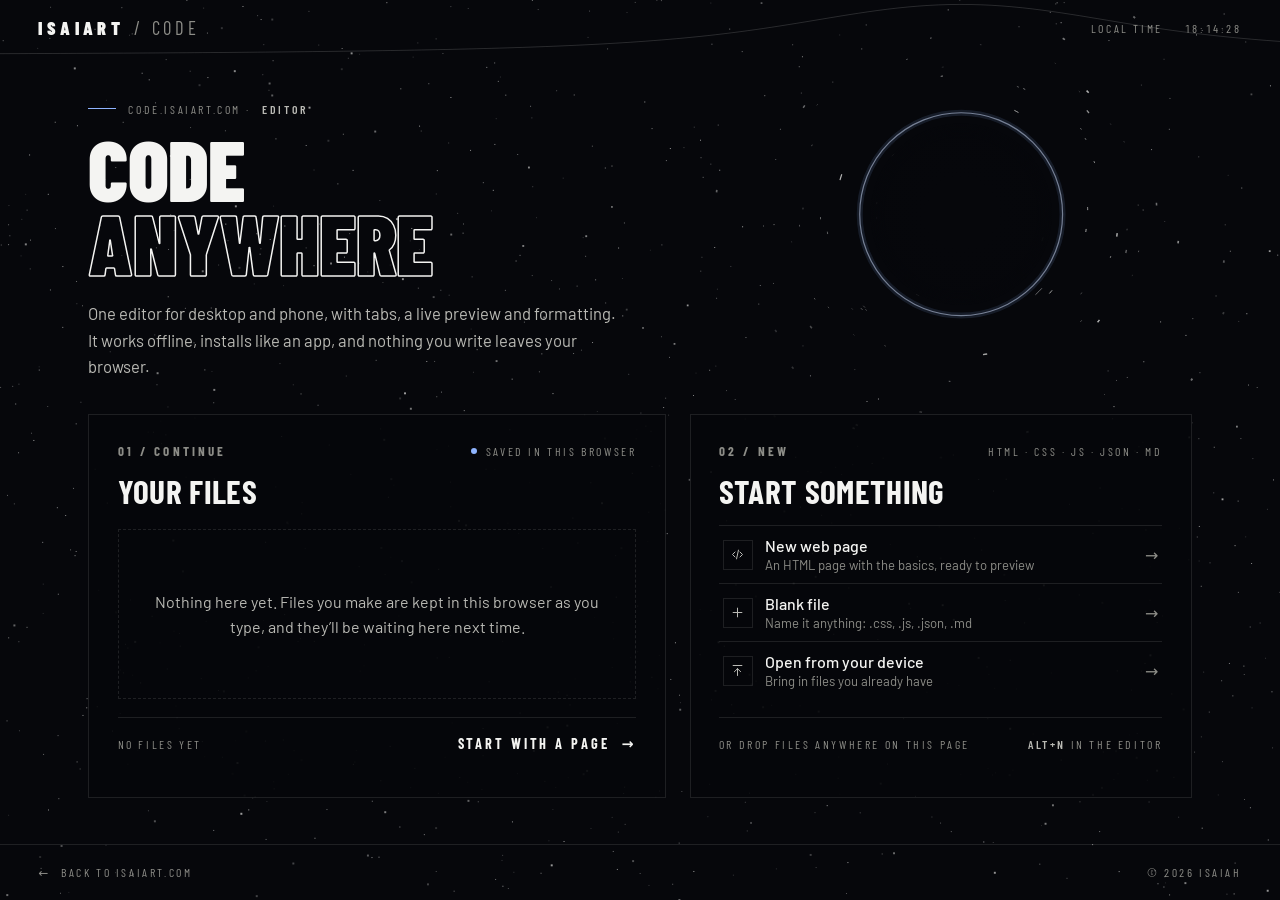
<file: index.html>
<!DOCTYPE html>
<html lang="en">
<head>
<meta charset="UTF-8">
<meta name="viewport" content="width=device-width, initial-scale=1, viewport-fit=cover, interactive-widget=resizes-content">
<meta name="theme-color" content="#06070b">
<title>Code — ISAIART</title>
<meta name="description" content="A code editor that runs in your browser on desktop and phone: tabs, live preview and formatting. Installs, works offline, no accounts.">

<link rel="icon" href="assets/icon.svg" type="image/svg+xml">
<link rel="manifest" href="manifest.webmanifest">
<link rel="apple-touch-icon" href="assets/icon-180.png">
<meta name="apple-mobile-web-app-capable" content="yes">
<meta name="apple-mobile-web-app-title" content="Code">
<meta name="apple-mobile-web-app-status-bar-style" content="black-translucent">

<link rel="preconnect" href="https://fonts.googleapis.com">
<link rel="preconnect" href="https://fonts.gstatic.com" crossorigin>
<link href="https://fonts.googleapis.com/css2?family=Barlow:wght@400;500;600&family=Barlow+Condensed:wght@400;600;700;900&family=JetBrains+Mono:wght@400;500&display=swap" rel="stylesheet">

<style>
/* code.isaiart.com is one tool: a start screen and an editor on one page.

   The start screen shares a sky with isaiart.com's 404 — the same near-black,
   condensed type and hairlines, and the same point-mass lens bending the star
   field. The editor is the same palette with the sky switched off: hairlines,
   type and one blue, so the only thing in the window with colour is your
   code. Nothing glows and nothing is bevelled. */
*, *::before, *::after { box-sizing: border-box; margin: 0; padding: 0; }

:root {
  --bg:      #06070b;
  --bg-2:    #0a0b11;
  --bg-3:    #11131b;
  --rule:    rgba(255,255,255,0.10);
  --rule-hi: rgba(255,255,255,0.24);
  --white:   #f4f4f2;
  --off:     #b9b9b4;
  --dim:     #8d8d88;
  --faint:   #5d5f68;
  --accent:  #8fb4ff;
  --bad:     #ff8b7b;
  --bar-h:   56px;
  --gut:     clamp(18px, 3vw, 56px);
  --ease:    cubic-bezier(.16,1,.3,1);
  --cond:    'Barlow Condensed', system-ui, sans-serif;
  --mono:    'JetBrains Mono', ui-monospace, 'Cascadia Mono', Consolas, monospace;
}

html { background: var(--bg); }
body {
  min-height: 100vh; min-height: 100dvh;
  background: var(--bg); color: var(--white);
  font-family: 'Barlow', system-ui, sans-serif;
  -webkit-font-smoothing: antialiased;
  overflow-x: hidden;
}
body[data-view="editor"] { overflow: hidden; }

a { color: inherit; }
button { font: inherit; color: inherit; background: none; border: 0; cursor: pointer; }
:focus-visible { outline: 1px solid var(--accent); outline-offset: 3px; }
::selection { background: var(--accent); color: var(--bg); }
[hidden] { display: none !important; }

.sr-only {
  position: absolute; width: 1px; height: 1px; padding: 0; margin: -1px;
  overflow: hidden; clip: rect(0 0 0 0); white-space: nowrap; border: 0;
}
svg.i { width: 16px; height: 16px; flex: none; fill: none; stroke: currentColor; stroke-width: 1.6; stroke-linecap: round; stroke-linejoin: round; }

.micro {
  font-family: var(--cond); font-size: 0.74rem; font-weight: 400;
  letter-spacing: 0.22em; text-transform: uppercase; color: var(--dim);
  font-variant-numeric: tabular-nums;
}
.micro b { font-weight: 600; color: var(--off); }

/* ═══════════════════════════════════════════════════════════ START ════ */

space-field {
  position: fixed; inset: 0; z-index: 0; display: block; pointer-events: none;
  opacity: 0; transition: opacity 1.4s ease;
}
space-field.live { opacity: 1; }
space-field canvas { width: 100%; height: 100%; display: block; }
body[data-view="editor"] space-field { display: none; }

#start { position: relative; z-index: 3; min-height: 100vh; min-height: 100dvh; display: flex; flex-direction: column; }
#start.back-in { animation: fadeIn .5s var(--ease) both; }

.bar {
  position: relative; z-index: 3;
  flex: 0 0 auto; min-height: var(--bar-h);
  display: flex; align-items: center; justify-content: space-between; gap: 16px;
  padding: 0 var(--gut);
}
.bar::after {
  content: ''; position: absolute; left: 0; right: 0; height: 1px; background: var(--rule);
  transform-origin: left; animation: draw 1.1s var(--ease) .1s both;
}
.bar-top::after { bottom: 0; }
.bar-bot::after { top: 0; transform-origin: right; }
html.lens-live .bar-top::after { opacity: 0; }

.brand {
  display: inline-flex; align-items: baseline; gap: 10px;
  font-family: var(--cond); font-size: 1.15rem; font-weight: 900;
  letter-spacing: 0.24em; text-transform: uppercase; text-decoration: none;
  transition: color .2s;
}
.brand span { font-weight: 400; color: var(--dim); letter-spacing: 0.2em; transition: color .2s; }
.brand:hover, .brand:hover span { color: var(--accent); }
.bar-group { display: flex; align-items: center; gap: 22px; }

#start main {
  position: relative; z-index: 3; flex: 1 1 auto;
  width: 100%; max-width: 1180px; margin: 0 auto;
  display: flex; flex-direction: column; justify-content: center;
  padding: clamp(24px, 5vh, 64px) var(--gut);
  gap: clamp(24px, 3.8vh, 42px);
}

.hero { display: flex; flex-direction: column; gap: 18px; max-width: 760px; }
.kicker { display: inline-flex; align-items: center; gap: 12px; }
.kicker::before { content: ''; width: 28px; height: 1px; background: var(--accent); }

h1 {
  font-family: var(--cond);
  font-size: clamp(3.2rem, 6.6vw, 6rem);
  font-weight: 900; line-height: 0.84; letter-spacing: -0.01em;
  text-transform: uppercase;
}
h1 .line { display: block; overflow: hidden; padding-bottom: .04em; }
h1 .line > span { display: block; animation: rise 1s var(--ease) both; }
h1 .line:nth-child(2) > span { animation-delay: .08s; color: transparent; -webkit-text-stroke: 1.5px var(--white); }

.lede { font-size: clamp(1rem, 1.3vw, 1.12rem); line-height: 1.6; color: var(--off); max-width: 540px; }
.traits { display: flex; flex-wrap: wrap; gap: 8px 22px; }
.traits span { display: inline-flex; align-items: center; gap: 9px; }
.traits span::before { content: ''; width: 5px; height: 5px; border-radius: 50%; border: 1px solid var(--accent); }

.fade { animation: fadeUp .9s var(--ease) both; }
.d1 { animation-delay: .16s; } .d2 { animation-delay: .24s; }
.d3 { animation-delay: .32s; } .d4 { animation-delay: .42s; }

/* ── start cards ───────────────────────────────────────────────────────── */
.tools { display: grid; grid-template-columns: 1.15fr 1fr; gap: clamp(14px, 2vw, 24px); }

.tool {
  --mx: 50%; --my: 50%;
  position: relative; isolation: isolate;
  display: flex; flex-direction: column; gap: 18px;
  padding: clamp(22px, 2.2vw, 30px);
  border: 1px solid var(--rule);
  background: rgba(6,7,11,0.9);
  transition: border-color .3s, transform .5s var(--ease), background-color .3s;
}
.tool::before {
  content: ''; position: absolute; inset: 0; z-index: -1; pointer-events: none;
  background: radial-gradient(420px circle at var(--mx) var(--my), rgba(143,180,255,0.08), transparent 60%);
  opacity: 0; transition: opacity .4s;
}
.tool:hover, .tool:focus-within, .tool.hot {
  border-color: var(--rule-hi); transform: translateY(-3px); background-color: rgba(10,12,18,0.94);
}
.tool:hover::before, .tool:focus-within::before, .tool.hot::before { opacity: 1; }

.corner { position: absolute; width: 0; height: 0; border-color: var(--accent); border-style: solid; opacity: 0;
  transition: width .45s var(--ease), height .45s var(--ease), opacity .2s; pointer-events: none; }
.corner.tl { top: -1px; left: -1px; border-width: 1px 0 0 1px; }
.corner.tr { top: -1px; right: -1px; border-width: 1px 1px 0 0; }
.corner.bl { bottom: -1px; left: -1px; border-width: 0 0 1px 1px; }
.corner.br { bottom: -1px; right: -1px; border-width: 0 1px 1px 0; }
.tool:hover .corner, .tool:focus-within .corner, .tool.hot .corner { width: 16px; height: 16px; opacity: 1; }

.tool-top { display: flex; align-items: center; justify-content: space-between; }
.tool-index {
  font-family: var(--cond); font-weight: 700; font-size: 0.82rem; letter-spacing: 0.24em;
  color: var(--dim); text-transform: uppercase; transition: color .3s;
}
.tool:hover .tool-index, .tool:focus-within .tool-index, .tool.hot .tool-index { color: var(--accent); }
.status { display: inline-flex; align-items: center; gap: 9px; }
.status i { position: relative; width: 6px; height: 6px; border-radius: 50%; background: var(--accent); }
.status i::after {
  content: ''; position: absolute; inset: -4px; border-radius: 50%; border: 1px solid var(--accent);
  opacity: 0; animation: ping 2.8s ease-out 1.2s 3;
}
.tool-name {
  font-family: var(--cond); font-weight: 700; text-transform: uppercase;
  font-size: clamp(1.8rem, 2.6vw, 2.4rem); line-height: 0.9; letter-spacing: 0.01em;
}

/* rows inside a card: recent files, and the ways to start */
.rows { display: flex; flex-direction: column; border-top: 1px solid var(--rule); }
.row {
  position: relative; display: grid; grid-template-columns: 30px 1fr auto; align-items: center; gap: 12px;
  width: 100%; padding: 10px 4px; text-align: left; border-bottom: 1px solid var(--rule);
  transition: background-color .25s, padding .35s var(--ease);
}
.row:hover, .row:focus-visible { background: rgba(143,180,255,0.05); padding-left: 10px; outline: none; }
.row .ri svg { width: 15px; height: 15px; }
.row .fd { width: 30px; display: grid; place-items: center; }
.row .fd .dot { width: 9px; height: 9px; transition: transform .35s var(--spring, cubic-bezier(.34,1.45,.64,1)); }
.row:hover .fd .dot, .row:focus-visible .fd .dot { transform: scale(1.35); }
.row .ri { width: 30px; height: 30px; display: grid; place-items: center; border: 1px solid var(--rule); color: var(--off);
  font-family: var(--mono); font-size: 0.62rem; letter-spacing: 0; transition: border-color .25s, color .25s; }
.row:hover .ri, .row:focus-visible .ri { border-color: var(--accent); color: var(--accent); }
.row .rt { display: flex; flex-direction: column; gap: 2px; min-width: 0; }
.row .rn { font-weight: 500; overflow: hidden; text-overflow: ellipsis; white-space: nowrap; }
.row .rm { font-size: 0.82rem; color: var(--dim); overflow: hidden; text-overflow: ellipsis; white-space: nowrap; }
.row .arw { color: var(--dim); transition: transform .4s var(--ease), color .25s; }
.row:hover .arw, .row:focus-visible .arw { transform: translateX(4px); color: var(--accent); }
#cardNew .rows { flex: 1; }
#cardNew .row { flex: 1; }
.empty { flex: 1; display: grid; place-items: center; text-align: center; min-height: 140px; padding: 20px 24px; margin-top: 4px;
  color: var(--off); line-height: 1.6; border: 1px dashed var(--rule); }
#cardRecent .rows:has(.empty) { border-top: 0; flex: 1; display: flex; }
.drop-on #cardNew { border-color: var(--accent); }
.drop-on #cardNew .corner { width: 16px; height: 16px; opacity: 1; }

.tool-foot {
  margin-top: auto; height: 52px; border-top: 1px solid var(--rule);
  display: flex; align-items: center; justify-content: space-between; gap: 12px;
}
/* both cards end on the same rule: the footer line, pinned to the bottom */
.rows .row:last-child { border-bottom: 0; }
#cardRecent .rows, #cardNew .rows { margin-bottom: 0; }
.go {
  display: inline-flex; align-items: center; gap: 12px;
  font-family: var(--cond); font-weight: 700; font-size: 0.9rem; letter-spacing: 0.2em; text-transform: uppercase;
}
.go .arw { display: inline-block; transition: transform .45s var(--ease); }
.go:hover .arw, .go:focus-visible .arw { transform: translateX(6px); }
.go:hover { color: var(--accent); }

.home {
  position: relative; display: inline-flex; align-items: center; gap: 10px;
  padding: 8px 14px; margin: -8px -14px; text-decoration: none;
}
.home .arw { transition: transform .35s var(--ease); }
.home:hover, .home:focus-visible { color: var(--white); outline: none; }
.home:hover .arw, .home:focus-visible .arw { transform: translateX(-4px); }
.home::before, .home::after {
  content: ''; position: absolute; width: 9px; height: 9px; border-color: var(--accent); border-style: solid;
  opacity: 0; transition: opacity .2s;
}
.home::before { top: 0; left: 0; border-width: 1px 0 0 1px; }
.home::after { bottom: 0; right: 0; border-width: 0 1px 1px 0; }
.home:hover::before, .home:hover::after, .home:focus-visible::before, .home:focus-visible::after { opacity: 1; }

/* leaving the start screen: the lens swallows the sky, then black */
.veil {
  position: fixed; inset: 0; z-index: 60; pointer-events: none; background: var(--bg);
  opacity: 0; transition: opacity .34s ease;
}
html.leaving .veil { opacity: 1; transition-delay: .26s; }
html.leaving #start main, html.leaving #start .bar { transition: transform .6s var(--ease), opacity .4s ease .08s; transform: scale(.985); opacity: 0; }

@media (max-width: 860px) {
  .tools { grid-template-columns: 1fr; }
}
@media (max-width: 560px) {
  :root { --bar-h: 50px; }
  .brand { font-size: 1rem; }
  .micro { font-size: 0.66rem; letter-spacing: 0.16em; }
  .hide-sm { display: none; }
  #start main { justify-content: flex-start; padding-top: 34px; }
  .bar-bot { flex-wrap: wrap; padding-top: 12px; padding-bottom: 12px; row-gap: 8px; }
}
@media (max-height: 880px) and (min-width: 861px) {
  #start main { padding-top: 26px; padding-bottom: 26px; gap: 26px; }
  .hero { gap: 14px; }
  h1 { font-size: clamp(2.8rem, 5.2vw, 4.4rem); }
  .tool { gap: 12px; padding: 18px 24px; }
  .row { padding-top: 7px; padding-bottom: 7px; }
}

/* ══════════════════════════════════════════════════════════ EDITOR ════ */

.ed {
  position: fixed; left: 0; right: 0; top: 0; z-index: 20;
  height: 100vh; height: 100dvh;
  display: grid; grid-template-rows: auto 1fr auto auto; grid-template-columns: minmax(0, 1fr);
  background: var(--bg);
}
.ed.in { animation: edIn .5s var(--ease) both; }
.ed.out { animation: fadeOut .22s ease both; }

/* top bar */
.ed-bar {
  position: relative; display: flex; align-items: stretch; gap: 0; height: 48px;
  border-bottom: 1px solid var(--rule); background: var(--bg);
  padding-top: env(safe-area-inset-top);
  box-sizing: content-box;
}
.ed-brand {
  display: inline-flex; align-items: center; gap: 10px; padding: 0 16px 0 14px; flex: none;
  border-right: 1px solid var(--rule);
  font-family: var(--cond); font-weight: 900; font-size: 0.95rem; letter-spacing: 0.22em; text-transform: uppercase;
  transition: color .2s, background-color .2s;
}
.ed-brand .mk { position: relative; width: 14px; height: 14px; border-radius: 50%; box-shadow: inset 0 0 0 1px var(--accent); transition: transform .5s var(--ease); }
.ed-brand .mk::after { content: ''; position: absolute; inset: 4px; border-radius: 50%; background: var(--white); transition: inset .4s var(--ease); }
.ed-brand b { font-weight: 400; color: var(--dim); letter-spacing: 0.2em; }
.ed-brand:hover { color: var(--accent); }
.ed-brand:hover .mk { transform: scale(1.15); }
.ed-brand:hover .mk::after { inset: 5px; }

.tabs { display: flex; align-items: stretch; min-width: 0; overflow-x: auto; scrollbar-width: none; flex: 0 1 auto; }
.ed-bar { min-width: 0; overflow: hidden; }
.tabs::-webkit-scrollbar { display: none; }
.tab {
  position: relative; display: inline-flex; align-items: center; gap: 8px; flex: none;
  padding: 0 10px 0 16px; max-width: 220px; color: var(--dim); white-space: nowrap;
  border-right: 1px solid var(--rule); font-size: 0.9rem;
  transition: color .2s, background-color .2s, padding .25s var(--ease);
}
.tab.new { animation: tabIn .35s var(--ease) both; }
.tab:hover { color: var(--off); background: rgba(255,255,255,0.02); }
.tab .tn { overflow: hidden; text-overflow: ellipsis; }
/* one marker for a file's language, used on tabs, the start screen and the phone file list */
.dot { display: inline-block; width: 7px; height: 7px; border-radius: 50%; flex: none; background: var(--faint); }
.dot.html { background: #8fb4ff; } .dot.css { background: #c3a8ff; } .dot.js { background: #ffd58f; }
.dot.json { background: #9fe3c6; } .dot.md { background: #d0d0cc; } .dot.xml { background: #ffb38f; }
.tab { padding-right: 16px; }
.tab .x { width: 0; height: 22px; margin-left: -8px; display: grid; place-items: center; overflow: hidden; border-radius: 3px; opacity: 0; color: var(--dim);
  transition: width .2s var(--ease), margin .2s var(--ease), opacity .15s, background-color .15s, color .15s; }
.tab:hover, .tab.on, .tab:focus-within { padding-right: 10px; }
.tab .x svg { width: 12px; height: 12px; }
.tab:hover .x, .tab.on .x, .tab:focus-within .x { opacity: 1; width: 22px; margin-left: 0; }
.tab .x:hover { background: rgba(255,255,255,0.08); color: var(--white); }
.tab.on { color: var(--white); background: var(--bg-2); }
.tab.on::after { content: ''; position: absolute; left: 0; right: 0; bottom: -1px; height: 2px; background: var(--accent); animation: draw .4s var(--ease) both; }

.ib {
  width: 48px; flex: none; display: grid; place-items: center; color: var(--dim);
  border-right: 1px solid var(--rule); transition: color .2s, background-color .2s;
}
.ib:hover { color: var(--white); background: rgba(255,255,255,0.03); }
.ib:active svg { transform: scale(.88); }
.ib svg { transition: transform .15s; }

.filebtn {
  display: none; align-items: center; gap: 8px; min-width: 0; flex: 1 1 auto; padding: 0 14px;
  font-size: 0.95rem; text-align: left;
}
.filebtn .tn { overflow: hidden; text-overflow: ellipsis; white-space: nowrap; }
.filebtn svg { width: 12px; height: 12px; color: var(--dim); }

.ed-actions { margin-left: auto; display: flex; align-items: center; gap: 6px; padding: 0 10px; flex: none; }
.tb {
  height: 32px; display: inline-flex; align-items: center; gap: 8px; padding: 0 12px;
  border: 1px solid var(--rule); color: var(--off);
  font-family: var(--cond); font-weight: 600; font-size: 0.8rem; letter-spacing: 0.16em; text-transform: uppercase;
  transition: border-color .2s, color .2s, background-color .2s, transform .15s;
}
.tb:hover { border-color: var(--rule-hi); color: var(--white); }
.tb:active { transform: scale(.97); }
.tb.ico { width: 32px; padding: 0; justify-content: center; }
.tb[aria-pressed="true"] { border-color: var(--accent); color: var(--accent); background: rgba(143,180,255,0.07); }
.tb.busy svg { animation: spin .8s linear infinite; }

/* code + preview */
.ed-main { position: relative; display: grid; grid-template-columns: 1fr; min-height: 0; }
.ed-main.split { grid-template-columns: minmax(0, 1fr) 1px var(--prev-w, 46%); }
.ed-code { position: relative; min-width: 0; min-height: 0; background: var(--bg-2); }
.ed-code .CodeMirror, .ed-code > textarea { position: absolute; inset: 0; height: auto; }
.ed-code > textarea {
  width: 100%; height: 100%; resize: none; border: 0; outline: 0; padding: 12px 16px;
  background: transparent; color: var(--white); font: 13.5px/1.65 var(--mono); tab-size: 2; white-space: pre;
}
/* a header row over the code that lines up with the preview's */
.code-head { position: absolute; top: 0; left: 0; right: 0; z-index: 3; height: 36px; display: flex; align-items: center; gap: 9px;
  padding: 0 14px; border-bottom: 1px solid var(--rule); background: var(--bg-2); }
.code-head .micro { white-space: nowrap; overflow: hidden; text-overflow: ellipsis; }
.code-head #headLinks { margin-left: auto; color: var(--faint); }
.ed-code .CodeMirror, .ed-code > textarea { top: 36px; }
.ed-loading { position: absolute; inset: 0; display: grid; place-items: center; z-index: 2; background: var(--bg-2); }
.ed-loading span { display: inline-flex; align-items: center; gap: 12px; }
.ed-loading span::before { content: ''; width: 14px; height: 14px; border-radius: 50%; border: 1px solid var(--rule-hi); border-top-color: var(--accent); animation: spin .8s linear infinite; }

.ed-split { position: relative; background: var(--rule); cursor: col-resize; display: none; }
.ed-main.split .ed-split { display: block; }
.ed-split::before { content: ''; position: absolute; top: 0; bottom: 0; left: -5px; right: -5px; }
.ed-split:hover, .ed-split.drag { background: var(--accent); }

.ed-prev { display: none; flex-direction: column; min-width: 0; min-height: 0; background: var(--bg); }
.ed-main.split .ed-prev { display: flex; animation: prevIn .45s var(--ease) both; }
.prev-head { height: 36px; flex: none; display: flex; align-items: center; gap: 6px; padding: 0 6px 0 14px; border-bottom: 1px solid var(--rule); }
.prev-head .micro { flex: 1; min-width: 0; overflow: hidden; text-overflow: ellipsis; white-space: nowrap; }
.prev-head .tb { height: 26px; }
.prev-head .tb.ico { width: 26px; }
.frame { position: relative; flex: 1; min-height: 0; background: #fff; }
.frame iframe { position: absolute; inset: 0; width: 100%; height: 100%; border: 0; background: #fff; }
.frame.flash::after { content: ''; position: absolute; inset: 0; pointer-events: none; box-shadow: inset 0 0 0 2px var(--accent); animation: fadeOut .6s ease both; }
.ed-main.dragging iframe { pointer-events: none; }

/* coding key row — on touch screens, docked above the keyboard */
.keyrow {
  display: none; align-items: center; gap: 6px; height: 46px; padding: 0 8px;
  border-top: 1px solid var(--rule); background: var(--bg);
  overflow-x: auto; scrollbar-width: none; scroll-snap-type: x proximity;
}
.keyrow::-webkit-scrollbar { display: none; }
.key {
  flex: none; height: 32px; min-width: 38px; padding: 0 10px; display: inline-grid; place-items: center;
  border: 1px solid var(--rule); color: var(--off); font: 500 0.88rem var(--mono); scroll-snap-align: start;
  transition: background-color .12s, border-color .12s, color .12s, transform .1s;
}
.key:active { background: rgba(143,180,255,0.14); border-color: var(--accent); color: var(--white); transform: scale(.94); }
.key.wide { font-family: var(--cond); font-weight: 600; font-size: 0.78rem; letter-spacing: 0.14em; text-transform: uppercase; }
.key svg { width: 15px; height: 15px; }
.keysep { flex: none; width: 1px; height: 22px; background: var(--rule); margin: 0 4px; }
@media (pointer: coarse) { .keyrow { display: flex; } }

/* status bar */
.ed-status {
  display: flex; align-items: center; gap: 18px; height: 28px; padding: 0 14px;
  padding-bottom: env(safe-area-inset-bottom); box-sizing: content-box;
  border-top: 1px solid var(--rule); background: var(--bg);
}
.ed-status .micro { white-space: nowrap; }
.ed-status .grow { flex: 1; }
.save { display: inline-flex; align-items: center; gap: 8px; }
.save i { width: 6px; height: 6px; border-radius: 50%; background: var(--faint); transition: background-color .3s; }
.save.ok i { background: var(--accent); }
.save.pulse i { animation: pulse .6s ease; }
.save.bad i { background: var(--bad); }
.save.bad { color: var(--bad); }

/* CodeMirror, in the house colours */
.CodeMirror { font: 13.5px/1.65 var(--mono); background: transparent; color: #e6e6e1; }
@media (pointer: coarse) { .CodeMirror, .ed-code > textarea { font-size: 16px; } }
.CodeMirror-lines { padding: 12px 0; }
.CodeMirror pre.CodeMirror-line, .CodeMirror pre.CodeMirror-line-like { padding: 0 16px; }
.CodeMirror-gutters { background: var(--bg-2); border-right: 1px solid var(--rule); }
.CodeMirror-linenumber { color: var(--faint); padding: 0 12px 0 14px; min-width: 22px; }
.CodeMirror-activeline-background { background: rgba(255,255,255,0.025); }
.CodeMirror-activeline .CodeMirror-gutter-elt { color: var(--off); }
.CodeMirror-cursor { border-left: 2px solid var(--accent); }
.CodeMirror-selected { background: rgba(143,180,255,0.16) !important; }
.CodeMirror-focused .CodeMirror-selected { background: rgba(143,180,255,0.24) !important; }
.CodeMirror-matchingbracket { color: var(--white) !important; box-shadow: inset 0 -1px 0 var(--accent); }
.CodeMirror-matchingtag { background: rgba(143,180,255,0.12); }
.CodeMirror-foldgutter { width: 12px; }
.CodeMirror-foldgutter-open, .CodeMirror-foldgutter-folded { color: var(--faint); cursor: pointer; }
.CodeMirror-foldgutter-open:after { content: '\25BE'; } .CodeMirror-foldgutter-folded:after { content: '\25B8'; }
.CodeMirror-foldmarker { color: var(--accent); text-shadow: none; font-family: inherit; }
.cm-s-space .cm-tag, .cm-s-space .cm-keyword { color: #8fb4ff; }
.cm-s-space .cm-attribute, .cm-s-space .cm-property { color: #a9a3c9; }
.cm-s-space .cm-string, .cm-s-space .cm-string-2 { color: #9fe3c6; }
.cm-s-space .cm-number, .cm-s-space .cm-atom { color: #ffd58f; }
.cm-s-space .cm-def, .cm-s-space .cm-variable-2, .cm-s-space .cm-qualifier { color: #c3a8ff; }
.cm-s-space .cm-variable, .cm-s-space .cm-variable-3, .cm-s-space .cm-type { color: #e6e6e1; }
.cm-s-space .cm-builtin { color: #ffb38f; }
.cm-s-space .cm-comment { color: #6b6f7c; font-style: italic; }
.cm-s-space .cm-meta, .cm-s-space .cm-bracket, .cm-s-space .cm-operator { color: var(--dim); }
.cm-s-space .cm-error { color: var(--bad); }
.CodeMirror-dialog { background: var(--bg-3); color: var(--off); border-bottom: 1px solid var(--rule) !important; padding: 8px 14px; font: 0.88rem 'Barlow', sans-serif; z-index: 15; animation: dlgDown .3s var(--ease) both; }
.CodeMirror-dialog input { font: 13px var(--mono); color: var(--white); background: var(--bg); border: 1px solid var(--rule-hi); padding: 4px 8px; width: 16em; margin: 0 6px; }
.CodeMirror-dialog input:focus { border-color: var(--accent); outline: none; }
.CodeMirror-dialog button { font: 600 0.75rem var(--cond); letter-spacing: 0.14em; text-transform: uppercase; border: 1px solid var(--rule-hi); padding: 4px 10px; margin-left: 4px; color: var(--white); }
.CodeMirror-search-hint { color: var(--dim); }
.cm-searching { background: rgba(255,213,143,0.22); }
.CodeMirror-hints { background: var(--bg-3); border: 1px solid var(--rule-hi); box-shadow: 0 18px 40px rgba(0,0,0,.5); font: 13px var(--mono); padding: 4px; z-index: 40; animation: fadeIn .15s ease both; }
.CodeMirror-hint { color: var(--off); padding: 3px 8px; }
li.CodeMirror-hint-active { background: rgba(143,180,255,0.18); color: var(--white); }

/* ── popover menu and dialogs (custom elements, see script) ───────────── */
ed-menu {
  position: fixed; z-index: 70; min-width: 264px; max-height: 70vh; overflow-y: auto; padding: 6px;
  display: block; background: var(--bg-3); border: 1px solid var(--rule-hi);
  box-shadow: 0 24px 60px rgba(0,0,0,.6);
  transform-origin: top right; animation: popIn .22s var(--ease) both;
}
ed-menu.up { transform-origin: bottom right; }
ed-menu .mi {
  position: relative; width: 100%; display: flex; align-items: center; gap: 12px; padding: 9px 10px; text-align: left; color: var(--off); font-size: 0.93rem;
  transition: background-color .12s, color .12s;
}
ed-menu .mi:hover, ed-menu .mi:focus-visible { background: rgba(143,180,255,0.09); color: var(--white); outline: none; }
ed-menu .mi .dw { width: 16px; display: grid; place-items: center; flex: none; }
ed-menu .mi .k { margin-left: auto; padding-left: 24px; white-space: nowrap; font: 0.74rem var(--mono); color: var(--faint); }
ed-menu .mi .chk { margin-left: auto; width: 14px; height: 14px; border: 1px solid var(--rule-hi); display: grid; place-items: center; }
ed-menu .mi .chk.on { border-color: var(--accent); background: var(--accent); color: var(--bg); }
ed-menu .mi .chk svg { width: 10px; height: 10px; stroke-width: 2.4; }
ed-menu .mi.on { color: var(--white); }
ed-menu .mi.on::before { content: ''; position: absolute; left: 0; top: 0; bottom: 0; width: 3px; background: var(--accent); }
ed-menu .mi.danger:hover { color: var(--bad); }
ed-menu .sep { height: 1px; background: var(--rule); margin: 6px 4px; }
ed-menu .lab { padding: 8px 10px 4px; }

ed-dialog { position: fixed; inset: 0; z-index: 80; display: grid; place-items: center; padding: 16px; background: rgba(3,4,7,0.66); animation: fadeIn .2s ease both; }
ed-dialog.out { animation: fadeOut .18s ease both; }
ed-dialog .box {
  position: relative; width: min(420px, 100%); background: var(--bg-2); border: 1px solid var(--rule-hi);
  box-shadow: 0 30px 90px rgba(0,0,0,.6); animation: dlgIn .35s var(--ease) both;
}
ed-dialog.out .box { animation: dlgOut .18s ease both; }
ed-dialog .box::before, ed-dialog .box::after { content: ''; position: absolute; width: 14px; height: 14px; border-color: var(--accent); border-style: solid; }
ed-dialog .box::before { top: -1px; left: -1px; border-width: 1px 0 0 1px; }
ed-dialog .box::after { bottom: -1px; right: -1px; border-width: 0 1px 1px 0; }
ed-dialog header { padding: 18px 20px 6px; }
ed-dialog h2 { font: 700 1.5rem/1 var(--cond); letter-spacing: 0.02em; text-transform: uppercase; }
ed-dialog .body { padding: 10px 20px 18px; display: flex; flex-direction: column; gap: 14px; color: var(--off); line-height: 1.55; }
ed-dialog label.fld { display: flex; flex-direction: column; gap: 7px; }
ed-dialog input[type=text] {
  height: 40px; padding: 0 12px; background: var(--bg); border: 1px solid var(--rule-hi); color: var(--white);
  font: 14px var(--mono); outline: none; transition: border-color .2s, box-shadow .2s;
}
ed-dialog input[type=text]:focus { border-color: var(--accent); box-shadow: 0 0 0 3px rgba(143,180,255,0.12); }
ed-dialog .err { color: var(--bad); font-size: 0.85rem; }
ed-dialog .err:empty { display: none; }
ed-dialog footer { display: flex; justify-content: flex-end; gap: 8px; padding: 12px 20px 18px; border-top: 1px solid var(--rule); }
ed-dialog .tb.primary { background: var(--white); color: var(--bg); border-color: var(--white); }
ed-dialog .tb.primary:hover { background: var(--accent); border-color: var(--accent); }
ed-dialog .tb.danger { border-color: var(--bad); color: var(--bad); }
ed-dialog .tb.danger:hover { background: var(--bad); color: var(--bg); }
.pills { display: flex; gap: 6px; flex-wrap: wrap; }
.pill { height: 32px; padding: 0 12px; border: 1px solid var(--rule); color: var(--off); font-size: 0.88rem; transition: border-color .15s, color .15s, background-color .15s; }
.pill:hover { border-color: var(--rule-hi); color: var(--white); }
.pill[aria-checked="true"] { border-color: var(--accent); color: var(--white); background: rgba(143,180,255,0.08); }
.keys { display: grid; grid-template-columns: auto 1fr; gap: 6px 18px; font-size: 0.9rem; }
.keys kbd { font: 0.78rem var(--mono); color: var(--white); border: 1px solid var(--rule-hi); padding: 1px 6px; white-space: nowrap; justify-self: start; }

.toasts { position: fixed; left: 50%; bottom: calc(76px + env(safe-area-inset-bottom)); transform: translateX(-50%); z-index: 90; display: flex; flex-direction: column; align-items: center; gap: 8px; pointer-events: none; }
.toast {
  display: inline-flex; align-items: center; gap: 10px; padding: 9px 16px; background: var(--bg-3); border: 1px solid var(--rule-hi);
  font-family: var(--cond); font-weight: 600; font-size: 0.8rem; letter-spacing: 0.16em; text-transform: uppercase; color: var(--white);
  box-shadow: 0 14px 34px rgba(0,0,0,.5); animation: toastIn .4s var(--ease) both;
}
.toast::before { content: ''; width: 6px; height: 6px; border-radius: 50%; background: var(--accent); }
.toast.bad::before { background: var(--bad); }
.toast.out { animation: fadeOut .25s ease both; }

/* mid widths: the toolbar keeps its icons and drops its words */
@media (max-width: 1100px) {
  .tb .lbl { display: none; }
  .tb { width: 32px; padding: 0; justify-content: center; }
}

/* ── narrow screens: one file at a time, preview takes the screen ─────── */
@media (max-width: 760px) {
  .ed-brand { padding: 0 14px; }
  .ed-brand span, .ed-brand b { display: none; }
  .tabs, #newBtn, .tb .lbl, #findBtn { display: none; }
  .filebtn { display: inline-flex; }
  .ed-actions { gap: 4px; padding: 0 8px; }
  .tb { padding: 0; width: 34px; justify-content: center; }
  .code-head { display: none; }
  .ed-code .CodeMirror, .ed-code > textarea { top: 0; }
  .ed-main.split { grid-template-columns: 1fr; }
  .ed-main.split .ed-split { display: none; }
  .ed-main.split .ed-prev {
    position: fixed; inset: 0; z-index: 30; padding-top: env(safe-area-inset-top);
    animation: sheetUp .4s var(--ease) both;
  }
  .prev-head { height: 48px; }
  .prev-head .tb { height: 34px; }
  .prev-head .tb.ico { width: 34px; }
  .ed-status { gap: 12px; }
  .hide-narrow { display: none; }
}

/* touch: every control at least 44px, the key row a little taller */
@media (pointer: coarse) {
  .ed-bar { height: 52px; }
  .ed-brand { padding: 0 16px; }
  .ib { width: 52px; }
  .ed-actions { gap: 2px; padding: 0 4px; }
  .ed-actions .tb, .ed-actions .tb.ico { width: 44px; height: 44px; padding: 0; justify-content: center; border-color: transparent; }
  .ed-actions .tb .lbl { display: none; }
  .ed-actions .tb[aria-pressed="true"] { border-color: var(--accent); }
  .prev-head { height: 52px; }
  .prev-head .tb, .prev-head .tb.ico { width: 44px; height: 44px; }
  .keyrow { height: 58px; gap: 6px; }
  .key { height: 44px; min-width: 44px; }
  ed-menu .mi { padding: 12px 12px; }
  ed-dialog .tb { height: 44px; padding: 0 16px; }
  .pill { height: 44px; padding: 0 16px; }
}

@keyframes fadeUp  { from { opacity: 0; transform: translateY(18px); } to { opacity: 1; transform: none; } }
@keyframes fadeIn  { from { opacity: 0; } to { opacity: 1; } }
@keyframes fadeOut { from { opacity: 1; } to { opacity: 0; } }
@keyframes rise    { from { transform: translateY(105%); } to { transform: none; } }
@keyframes draw    { from { transform: scaleX(0); } to { transform: scaleX(1); } }
@keyframes ping    { 0% { opacity: .7; transform: scale(.4); } 70%, 100% { opacity: 0; transform: scale(1.6); } }
@keyframes edIn    { from { opacity: 0; transform: scale(1.012); } to { opacity: 1; transform: none; } }
@keyframes tabIn   { from { opacity: 0; transform: translateY(-6px); } to { opacity: 1; transform: none; } }
@keyframes prevIn  { from { opacity: 0; transform: translateX(14px); } to { opacity: 1; transform: none; } }
@keyframes sheetUp { from { transform: translateY(100%); } to { transform: none; } }
@keyframes popIn   { from { opacity: 0; transform: translateY(-4px) scale(.97); } to { opacity: 1; transform: none; } }
@keyframes dlgIn   { from { opacity: 0; transform: translateY(12px) scale(.98); } to { opacity: 1; transform: none; } }
@keyframes dlgOut  { to { opacity: 0; transform: translateY(6px) scale(.98); } }
@keyframes dlgDown { from { opacity: 0; transform: translateY(-100%); } to { opacity: 1; transform: none; } }
@keyframes toastIn { from { opacity: 0; transform: translateY(12px) scale(.95); } to { opacity: 1; transform: none; } }
@keyframes pulse   { 0% { transform: scale(1); } 40% { transform: scale(1.9); } 100% { transform: scale(1); } }
@keyframes spin    { to { transform: rotate(360deg); } }

@media (prefers-reduced-motion: reduce) {
  *, *::before, *::after { animation: none !important; transition-duration: .01s !important; }
}
/* screenshot harness hook: settle everything at its end state */
html.still *, html.still *::before, html.still *::after { animation: none !important; transition: none !important; }
</style>
</head>
<body data-view="start">

<space-field aria-hidden="true"></space-field>

<!-- ═══════════════════════════════════════════════════════ START ═══ -->
<div id="start">
  <header class="bar bar-top">
    <a class="brand" href="https://isaiart.com" aria-label="ISAIART home">ISAIART <span>/ Code</span></a>
    <div class="bar-group">
      <span class="micro hide-sm">Local time</span>
      <live-clock class="micro" aria-label="Local time">--:--:--</live-clock>
    </div>
  </header>

  <main>
    <section class="hero">
      <span class="micro kicker fade">code.isaiart.com · <b>Editor</b></span>
      <h1><span class="line"><span>Code</span></span><span class="line"><span>Anywhere</span></span></h1>
      <p class="lede fade d1">One editor for desktop and phone, with tabs, a live preview and formatting. It works offline, installs like an app, and nothing you write leaves your browser.</p>
    </section>

    <div class="tools">
      <section class="tool fade d2" id="cardRecent" aria-labelledby="recentTitle">
        <i class="corner tl"></i><i class="corner tr"></i><i class="corner bl"></i><i class="corner br"></i>
        <div class="tool-top">
          <span class="tool-index">01 / Continue</span>
          <span class="status micro"><i aria-hidden="true"></i>Saved in this browser</span>
        </div>
        <h2 class="tool-name" id="recentTitle">Your files</h2>
        <div class="rows" id="recentRows"></div>
        <div class="tool-foot">
          <span class="micro" id="recentCount"></span>
          <button class="go" id="openEditor">Open editor <span class="arw" aria-hidden="true">→</span></button>
        </div>
      </section>

      <section class="tool fade d3" id="cardNew" aria-labelledby="newTitle">
        <i class="corner tl"></i><i class="corner tr"></i><i class="corner bl"></i><i class="corner br"></i>
        <div class="tool-top">
          <span class="tool-index">02 / New</span>
          <span class="micro">HTML · CSS · JS · JSON · MD</span>
        </div>
        <h2 class="tool-name" id="newTitle">Start something</h2>
        <div class="rows">
          <button class="row" data-start="page"><span class="ri" data-ico="code"></span><span class="rt"><span class="rn">New web page</span><span class="rm">An HTML page with the basics, ready to preview</span></span><span class="arw" aria-hidden="true">→</span></button>
          <button class="row" data-start="blank"><span class="ri" data-ico="plus"></span><span class="rt"><span class="rn">Blank file</span><span class="rm">Name it anything: .css, .js, .json, .md</span></span><span class="arw" aria-hidden="true">→</span></button>
          <button class="row" data-start="open"><span class="ri" data-ico="upload"></span><span class="rt"><span class="rn">Open from your device</span><span class="rm">Bring in files you already have</span></span><span class="arw" aria-hidden="true">→</span></button>
        </div>
        <div class="tool-foot">
          <span class="micro">Or drop files anywhere on this page</span>
          <span class="micro hide-sm"><b>Alt+N</b> in the editor</span>
        </div>
      </section>
    </div>
  </main>

  <footer class="bar bar-bot">
    <a class="micro home" href="https://isaiart.com"><span class="arw" aria-hidden="true">←</span>Back to isaiart.com</a>
    <span class="micro">© 2026 Isaiah</span>
  </footer>
</div>

<!-- ══════════════════════════════════════════════════════ EDITOR ═══ -->
<div class="ed" id="editor" hidden>
  <header class="ed-bar">
    <button class="ed-brand" id="toStart" title="Start screen"><i class="mk" aria-hidden="true"></i><span>ISAIART</span><b>/ Code</b></button>
    <div class="tabs" id="tabs" role="tablist" aria-label="Open files"></div>
    <button class="ib" id="newBtn" title="New file  (Alt+N)" data-ico="plus"></button>
    <button class="filebtn" id="fileBtn" aria-haspopup="menu"><span class="tn" id="fileName"></span><span data-ico="down"></span></button>
    <div class="ed-actions">
      <button class="tb" id="fmtBtn" title="Format  (Shift+Alt+F)"><span data-ico="format"></span><span class="lbl">Format</span></button>
      <button class="tb" id="findBtn" title="Find  (Ctrl+F)"><span data-ico="search"></span><span class="lbl">Find</span></button>
      <button class="tb" id="saveBtn" title="Download  (Ctrl+S)"><span data-ico="download"></span><span class="lbl">Save</span></button>
      <button class="tb" id="prevBtn" aria-pressed="false" title="Preview  (Ctrl+B)"><span data-ico="play"></span><span class="lbl">Preview</span></button>
      <button class="tb ico" id="moreBtn" title="More" aria-haspopup="menu" data-ico="more"></button>
    </div>
  </header>

  <div class="ed-main" id="edMain">
    <div class="ed-code" id="edCode">
      <div class="code-head" id="codeHead"><i class="dot" id="headDot"></i><span class="micro">Code · <b id="headName"></b></span><span class="micro" id="headLinks"></span></div>
      <textarea id="src" spellcheck="false" autocomplete="off" autocorrect="off" autocapitalize="off" data-gramm="false" aria-label="Code"></textarea>
      <div class="ed-loading" id="edLoading"><span class="micro">Loading editor</span></div>
    </div>
    <div class="ed-split" id="split" role="separator" aria-orientation="vertical" aria-label="Resize preview"></div>
    <section class="ed-prev" id="prev" aria-label="Preview">
      <div class="prev-head">
        <span class="micro">Preview · <b id="prevName"></b></span>
        <button class="tb ico" id="rerunBtn" title="Run again" data-ico="refresh"></button>
        <button class="tb ico" id="tabBtn" title="Open in a new tab  (Ctrl+Enter)" data-ico="external"></button>
        <button class="tb ico" id="closePrev" title="Close preview" data-ico="x"></button>
      </div>
      <div class="frame" id="frameBox"><iframe id="frame" title="Preview of your code"></iframe></div>
    </section>
  </div>

  <div class="keyrow" id="keyrow" role="toolbar" aria-label="Coding keys"></div>

  <footer class="ed-status">
    <span class="micro" id="stPos">Ln 1, Col 1</span>
    <span class="micro hide-narrow" id="stCounts"></span>
    <span class="micro" id="stMode"></span>
    <span class="grow"></span>
    <span class="micro save ok" id="stSave"><i></i><span>Saved</span></span>
  </footer>
</div>

<div class="veil" aria-hidden="true"></div>
<div class="toasts" role="status" aria-live="polite"></div>
<input type="file" id="fileIn" multiple hidden accept=".html,.htm,.css,.js,.mjs,.json,.md,.txt,.svg,.xml,text/*">

<script>
(function () {
  'use strict';

  var doc = document;
  var $ = function (id) { return doc.getElementById(id); };
  var mq = window.matchMedia ? matchMedia('(prefers-reduced-motion: reduce)') : null;
  function reduced() { return mq ? mq.matches : false; }
  function pad(n) { return (n < 10 ? '0' : '') + n; }
  function debounce(fn, ms) { var t = 0; return function () { var a = arguments, s = this; clearTimeout(t); t = setTimeout(function () { fn.apply(s, a); }, ms); }; }
  var narrow = window.matchMedia('(max-width: 760px)');
  var coarse = window.matchMedia('(pointer: coarse)');
  var isMac = /Mac|iPhone|iPad/.test(navigator.platform || navigator.userAgent);
  var MOD = isMac ? '⌘' : 'Ctrl';

  /* ── icons: one stroke set, drawn in place of [data-ico] ──────────────── */
  var ICO = {
    plus: '<path d="M12 5v14M5 12h14"/>',
    code: '<path d="M8 8l-4 4 4 4M16 8l4 4-4 4M13.5 5l-3 14"/>',
    x: '<path d="M6 6l12 12M18 6L6 18"/>',
    down: '<path d="M6 9l6 6 6-6"/>',
    format: '<path d="M4 6h16M4 10h10M4 14h16M4 18h10"/>',
    search: '<circle cx="11" cy="11" r="6.5"/><path d="M16 16l4.5 4.5"/>',
    download: '<path d="M12 4v11M7 10l5 5 5-5M5 20h14"/>',
    play: '<path d="M7 5l12 7-12 7z"/>',
    more: '<circle cx="5" cy="12" r="1.2"/><circle cx="12" cy="12" r="1.2"/><circle cx="19" cy="12" r="1.2"/>',
    refresh: '<path d="M20 11a8 8 0 10-2.3 5.7M20 5v6h-6"/>',
    external: '<path d="M14 4h6v6M20 4l-9 9M18 14v5a1 1 0 01-1 1H5a1 1 0 01-1-1V7a1 1 0 011-1h5"/>',
    upload: '<path d="M12 20V9M7 14l5-5 5 5M5 4h14"/>',
    copy: '<rect x="8" y="8" width="12" height="12" rx="1"/><path d="M16 8V5a1 1 0 00-1-1H5a1 1 0 00-1 1v10a1 1 0 001 1h3"/>',
    paste: '<rect x="5" y="5" width="14" height="16" rx="1"/><path d="M9 5V3h6v2"/>',
    trash: '<path d="M4 7h16M10 11v6M14 11v6M6 7l1 13h10l1-13M9 7V4h6v3"/>',
    keyboard: '<rect x="3" y="6" width="18" height="12" rx="1"/><path d="M7 10h.01M11 10h.01M15 10h.01M7 14h10"/>',
    undo: '<path d="M9 14L4 9l5-5"/><path d="M4 9h10a6 6 0 010 12h-3"/>',
    redo: '<path d="M15 14l5-5-5-5"/><path d="M20 9H10a6 6 0 000 12h3"/>',
    tab: '<path d="M4 12h12M12 8l4 4-4 4M20 6v12"/>',
    pencil: '<path d="M4 20h4L19 9l-4-4L4 16v4zM14 6l4 4"/>',
    install: '<path d="M12 3v12M7 10l5 5 5-5M4 15v4a1 1 0 001 1h14a1 1 0 001-1v-4"/>',
    wrap: '<path d="M4 6h16M4 12h12a3 3 0 010 6h-4M14 16l-2 2 2 2M4 18h5"/>',
    lines: '<path d="M8 6h12M8 12h12M8 18h12M4 6h.01M4 12h.01M4 18h.01"/>',
    tick: '<path d="M5 12.5l4.5 4.5L19 7.5"/>',
    file: '<path d="M6 3h8l4 4v14H6zM14 3v4h4"/>',
    home: '<path d="M4 11l8-7 8 7M6 10v10h12V10"/>'
  };
  function icon(n) { return '<svg class="i" viewBox="0 0 24 24" aria-hidden="true">' + (ICO[n] || '') + '</svg>'; }
  function paintIcons(root) {
    Array.prototype.forEach.call((root || doc).querySelectorAll('[data-ico]'), function (el) {
      if (!el._ico) { el._ico = 1; el.insertAdjacentHTML('afterbegin', icon(el.getAttribute('data-ico'))); }
    });
  }

  /* ── toasts ───────────────────────────────────────────────────────────── */
  function toast(msg, bad) {
    var host = doc.querySelector('.toasts');
    var t = doc.createElement('div');
    t.className = 'toast' + (bad ? ' bad' : '');
    t.textContent = msg;
    host.appendChild(t);
    while (host.children.length > 3) host.firstChild.remove();
    setTimeout(function () { t.classList.add('out'); setTimeout(function () { t.remove(); }, 260); }, bad ? 3200 : 2000);
  }

  /* ══════════════════════════════════════════════════ custom elements ══ */

  class LiveClock extends HTMLElement {
    connectedCallback() {
      var self = this;
      function tick() { var d = new Date(); self.textContent = pad(d.getHours()) + ':' + pad(d.getMinutes()) + ':' + pad(d.getSeconds()); }
      tick(); this._t = setInterval(tick, 1000);
    }
    disconnectedCallback() { clearInterval(this._t); }
  }

  /* <space-field>: the 404's sky. A deterministic star chart seen through one
     point mass — disp(β) = ½(√(β² + 4θE²) − β) pushes each star radially out,
     stretching the near ones into arcs around a hard-edged shadow with a
     photon ring at the Einstein radius — and the page's two hairlines are
     redrawn through the same field so they bow around it. The lens idles on
     a small orbit beside the headline, perches on the card you point at, and
     swells to swallow the sky when you go into the editor. */
  class SpaceField extends HTMLElement {
    connectedCallback() {
      var cv = doc.createElement('canvas');
      this.appendChild(cv);
      var ctx = cv.getContext && cv.getContext('2d');
      if (!ctx) return;
      var self = this;
      var W = 0, H = 0, dpr = 1, thE = 70, TAU = Math.PI * 2;

      function mulberry32(a) {
        return function () {
          a |= 0; a = (a + 0x6D2B79F5) | 0;
          var t = Math.imul(a ^ (a >>> 15), 1 | a);
          t = (t + Math.imul(t ^ (t >>> 7), 61 | t)) ^ t;
          return ((t ^ (t >>> 14)) >>> 0) / 4294967296;
        };
      }
      var SN = 1900, sx = new Float32Array(SN), sy = new Float32Array(SN),
          sz = new Float32Array(SN), sa = new Float32Array(SN), sd = new Float32Array(SN);
      var r = mulberry32(0xC0DE);
      for (var i = 0; i < SN; i++) {
        sx[i] = r(); sy[i] = r();
        sz[i] = r() < 0.16 ? 2 : 1;
        sa[i] = 0.14 + r() * 0.5;
        sd[i] = 0.25 + r() * 0.75;          // depth: nearer stars drift faster
      }

      var mx = 0, my = 0, tx = 0, ty = 0, k = 1, tk = 1, target = null, leaving = false;
      var drift = 0, lastT = 0, t0 = 0, ruleP = 0;
      var h1 = doc.querySelector('#start h1'), main = doc.querySelector('#start main');
      var topBar = doc.querySelector('#start .bar-top');

      function size() {
        W = window.innerWidth; H = window.innerHeight;
        dpr = Math.min(window.devicePixelRatio || 1, W < 700 ? 1.5 : 2);
        cv.width = Math.round(W * dpr); cv.height = Math.round(H * dpr);
        ctx.setTransform(dpr, 0, 0, dpr, 0, 0);
        thE = Math.max(W < 700 ? 40 : 64, Math.min(132, Math.min(W, H) * 0.115));
        if (!mx && !my) { rest(0); mx = tx; my = ty; }
      }
      function count() { return Math.max(420, Math.min(SN, Math.round(W * H / 1150))); }

      // idle: inside the content column, level with the headline, in the
      // open space to its right, on a small slow orbit
      function rest(t) {
        var hr = h1.getBoundingClientRect(), mr = main.getBoundingClientRect();
        var cx = W < 860 ? W * 0.78 : mr.left + mr.width * 0.74;
        var cy = hr.top + hr.height * 0.5;
        tx = cx + Math.cos(t * 0.00011) * Math.min(W * 0.03, 48);
        ty = cy + Math.sin(t * 0.00017) * Math.min(H * 0.03, 28);
      }

      function arc(rr, phi, len, w, a) {
        if (!(a > 0.02) || !(rr > 0.5)) return;
        if (a > 0.95) a = 0.95;
        var half = Math.min(0.26, len / (2 * rr));
        if (half < 0.004) {
          ctx.fillStyle = 'rgba(244,244,242,' + a.toFixed(3) + ')';
          ctx.fillRect(mx + Math.cos(phi) * rr, my + Math.sin(phi) * rr, Math.max(1, w), Math.max(1, w));
          return;
        }
        ctx.strokeStyle = 'rgba(244,244,242,' + a.toFixed(3) + ')';
        ctx.lineWidth = Math.max(0.7, w);
        ctx.beginPath(); ctx.arc(mx, my, rr, phi - half, phi + half); ctx.stroke();
      }

      function rule(y, p, fromRight, E) {
        if (!(p > 0) || y < -40 || y > H + 40) return;
        var STEPS = 160, x0 = fromRight ? W * (1 - p) : 0, x1 = fromRight ? W : W * p;
        ctx.beginPath();
        for (var i = 0; i <= STEPS; i++) {
          var x = x0 + (x1 - x0) * i / STEPS, dx = x - mx, dy = y - my;
          var b = Math.sqrt(dx * dx + dy * dy); if (b < 0.001) b = 0.001;
          var u = E >= 1 ? 0.5 * (Math.sqrt(b * b + 4 * E * E) - b) / b : 0;
          if (i) ctx.lineTo(x + dx * u, y + dy * u); else ctx.moveTo(x + dx * u, y + dy * u);
        }
        ctx.strokeStyle = 'rgba(255,255,255,0.14)'; ctx.lineWidth = 1; ctx.stroke();
      }

      function draw() {
        ctx.clearRect(0, 0, W, H);
        var E = thE * k, n = count();
        for (var i = 0; i < n; i++) {
          var x = ((sx[i] * W + drift * sd[i]) % W + W) % W, y = sy[i] * H;
          var dx = x - mx, dy = y - my, b = Math.sqrt(dx * dx + dy * dy);
          if (b < 0.001) b = 0.001;
          if (E < 1 || b > E * 9) {
            ctx.fillStyle = 'rgba(244,244,242,' + sa[i].toFixed(3) + ')';
            ctx.fillRect(x, y, sz[i], sz[i]);
            continue;
          }
          var root = Math.sqrt(b * b + 4 * E * E), phi = Math.atan2(dy, dx);
          var th = 0.5 * (b + root), mt = th / b, mr = 0.5 * (1 + b / root);
          arc(th, phi, sz[i] * mt, sz[i] * mr, sa[i] * Math.min(3.4, mt * mr));
          var thm = 0.5 * (root - b), mt2 = thm / b, mr2 = 0.5 * (b / root - 1) + 0.5;
          arc(thm, phi + Math.PI, sz[i] * mt2, sz[i] * Math.abs(mr2), sa[i] * Math.min(1.2, Math.abs(mt2 * mr2)) * 0.85);
        }
        if (E >= 1) {
          var sh = ctx.createRadialGradient(mx, my, E * 0.32, mx, my, E * 0.88);
          sh.addColorStop(0, 'rgba(6,7,11,1)'); sh.addColorStop(0.74, 'rgba(6,7,11,0.97)'); sh.addColorStop(1, 'rgba(6,7,11,0)');
          ctx.fillStyle = sh; ctx.beginPath(); ctx.arc(mx, my, E * 0.88, 0, TAU); ctx.fill();
          ctx.strokeStyle = 'rgba(143,180,255,0.12)'; ctx.lineWidth = 6;
          ctx.beginPath(); ctx.arc(mx, my, E * 0.98, 0, TAU); ctx.stroke();
          ctx.strokeStyle = 'rgba(214,228,255,0.5)'; ctx.lineWidth = 1.2;
          ctx.beginPath(); ctx.arc(mx, my, E * 0.98, 0, TAU); ctx.stroke();
        }
        // the top hairline bows around the lens; the bottom one, far from it,
        // stays a plain CSS rule
        var tb = topBar.getBoundingClientRect().bottom - 0.5;
        rule(tb, ruleP, false, E);
      }

      var raf = 0, running = false, paused = false;
      function frame(now) {
        var dt = lastT ? Math.min((now - lastT) / 1000, 0.05) : 0.016;
        lastT = now;
        drift += dt * 6;
        if (!t0) t0 = now;
        var q = Math.min(1, (now - t0 - 100) / 1100);
        ruleP = q <= 0 ? 0 : 1 - Math.pow(1 - q, 4);
        if (leaving) { tx = W / 2; ty = H / 2; tk = 14; }
        else if (target) {
          var rc = target.getBoundingClientRect();
          tx = rc.right - Math.min(120, rc.width * 0.2); ty = rc.top; tk = 0.9;
        } else {
          rest(now);
          // on a phone the page scrolls under a fixed sky: once the headline
          // has gone, the lens lets go rather than sit behind a card
          tk = W < 860 && window.scrollY > 90 ? 0 : 1;
        }
        var ease = 1 - Math.pow(0.0025, dt);
        mx += (tx - mx) * ease; my += (ty - my) * ease;
        k += (tk - k) * Math.min(1, leaving ? ease * 1.8 : ease);
        draw();
        raf = requestAnimationFrame(frame);
      }
      function start() {
        if (running || paused || doc.hidden) return;
        if (reduced()) { rest(0); mx = tx; my = ty; ruleP = 1; draw(); return; }
        running = true; lastT = 0; raf = requestAnimationFrame(frame);
      }
      function stop() { if (running) { cancelAnimationFrame(raf); running = false; } }

      size(); draw();
      doc.documentElement.classList.add('lens-live');
      requestAnimationFrame(function () { self.classList.add('live'); });
      start();

      var rz = 0;
      window.addEventListener('resize', function () { clearTimeout(rz); rz = setTimeout(function () { size(); draw(); }, 120); });
      doc.addEventListener('visibilitychange', function () { if (doc.hidden) stop(); else start(); });
      if (mq && mq.addEventListener) mq.addEventListener('change', function () { stop(); start(); });

      this.focusOn = function (el) { target = el; };
      this.collapse = function () { leaving = true; };
      this.reset = function () { leaving = false; target = null; k = 1; };
      // the editor has no sky: stop drawing it entirely while it is open
      this.pause = function () { paused = true; stop(); };
      this.resume = function () { paused = false; size(); ruleP = 1; t0 = -1e9; start(); };
    }
  }

  /* <ed-menu>: a popover list. Items: {label, icon, key, check, on, danger, run} or 'sep' */
  class EdMenu extends HTMLElement {
    show(anchor, items) {
      var self = this;
      this.setAttribute('role', 'menu');
      this.innerHTML = '';
      items.forEach(function (it) {
        if (it === 'sep') { self.appendChild(Object.assign(doc.createElement('div'), { className: 'sep' })); return; }
        if (it.label && it.heading) { var l = doc.createElement('div'); l.className = 'lab micro'; l.textContent = it.label; self.appendChild(l); return; }
        var b = doc.createElement('button');
        b.className = 'mi' + (it.danger ? ' danger' : '') + (it.on ? ' on' : '');
        b.setAttribute('role', it.check != null ? 'menuitemcheckbox' : 'menuitem');
        if (it.check != null) b.setAttribute('aria-checked', String(!!it.check));
        b.innerHTML = (it.icon ? icon(it.icon) : it.dot ? '<span class="dw"><i class="dot ' + it.dot + '"></i></span>' : '') + '<span class="ml"></span>' +
          (it.check != null ? '<span class="chk' + (it.check ? ' on' : '') + '">' + (it.check ? icon('tick') : '') + '</span>' :
           it.key ? '<span class="k">' + it.key + '</span>' : '');
        b.querySelector('.ml').textContent = it.label;
        b.addEventListener('click', function () { self.close(); it.run(); });
        self.appendChild(b);
      });
      doc.body.appendChild(this);
      var r = anchor.getBoundingClientRect(), w = this.offsetWidth, h = this.offsetHeight;
      var left = Math.max(8, Math.min(r.right - w, window.innerWidth - w - 8));
      var top = r.bottom + 6, up = false;
      if (top + h > window.innerHeight - 8) { top = Math.max(8, r.top - h - 6); up = true; }
      this.classList.toggle('up', up);
      this.style.left = left + 'px'; this.style.top = top + 'px';
      this._out = function (e) { if (!self.contains(e.target) && e.target !== anchor && !anchor.contains(e.target)) self.close(); };
      this._key = function (e) {
        var btns = Array.prototype.slice.call(self.querySelectorAll('.mi')), i = btns.indexOf(doc.activeElement);
        if (e.key === 'Escape') { e.preventDefault(); e.stopPropagation(); self.close(); anchor.focus(); }
        else if (e.key === 'ArrowDown') { e.preventDefault(); (btns[i + 1] || btns[0]).focus(); }
        else if (e.key === 'ArrowUp') { e.preventDefault(); (btns[i - 1] || btns[btns.length - 1]).focus(); }
      };
      setTimeout(function () { doc.addEventListener('pointerdown', self._out, true); }, 0);
      doc.addEventListener('keydown', this._key, true);
      var first = this.querySelector('.mi'); if (first) first.focus({ preventScroll: true });
    }
    close() {
      doc.removeEventListener('pointerdown', this._out, true);
      doc.removeEventListener('keydown', this._key, true);
      this.remove();
    }
  }

  /* <ed-dialog>: a small modal. ask({title, body, ok, cancel, danger, validate}) → Promise */
  class EdDialog extends HTMLElement {
    open(o) {
      var self = this;
      return new Promise(function (resolve) {
        self.setAttribute('role', 'dialog'); self.setAttribute('aria-modal', 'true');
        self.innerHTML = '<div class="box"><header><h2></h2></header><div class="body"></div><footer></footer></div>';
        self.querySelector('h2').textContent = o.title;
        var body = self.querySelector('.body');
        (o.body || []).forEach(function (n) { body.appendChild(typeof n === 'string' ? Object.assign(doc.createElement('p'), { textContent: n }) : n); });
        var err = doc.createElement('div'); err.className = 'err'; if (o.validate) body.appendChild(err);
        var foot = self.querySelector('footer');
        var prev = doc.activeElement;
        function done(v) {
          if (self._done) return; self._done = true;
          doc.removeEventListener('keydown', key, true);
          self.classList.add('out'); setTimeout(function () { self.remove(); }, 180);
          if (prev && prev.focus) try { prev.focus({ preventScroll: true }); } catch (e) {}
          resolve(v);
        }
        function ok() {
          if (o.validate) { var m = o.validate(); if (m) { err.textContent = m; return; } }
          done(true);
        }
        if (o.cancel !== false) {
          var c = Object.assign(doc.createElement('button'), { className: 'tb', textContent: o.cancel || 'Cancel' });
          c.addEventListener('click', function () { done(false); }); foot.appendChild(c);
        }
        var b = Object.assign(doc.createElement('button'), { className: 'tb ' + (o.danger ? 'danger' : 'primary'), textContent: o.ok || 'OK' });
        b.addEventListener('click', ok); foot.appendChild(b);
        function key(e) {
          if (e.key === 'Escape') { e.preventDefault(); e.stopPropagation(); done(false); }
          else if (e.key === 'Enter' && !e.shiftKey && e.target.tagName !== 'BUTTON') { e.preventDefault(); e.stopPropagation(); ok(); }
          else if (e.key === 'Tab') {             // keep focus inside the dialog
            var f = self.querySelectorAll('input,button'); if (!f.length) return;
            if (e.shiftKey && doc.activeElement === f[0]) { e.preventDefault(); f[f.length - 1].focus(); }
            else if (!e.shiftKey && doc.activeElement === f[f.length - 1]) { e.preventDefault(); f[0].focus(); }
          }
        }
        doc.addEventListener('keydown', key, true);
        self.addEventListener('pointerdown', function (e) { if (e.target === self) done(false); });
        doc.body.appendChild(self);
        var fi = self.querySelector('input') || b;
        setTimeout(function () {
          fi.focus();
          // a file name selects up to its extension, the way editors rename
          if (fi.tagName === 'INPUT') { var dot = fi.value.lastIndexOf('.'); fi.setSelectionRange(0, dot > 0 ? dot : fi.value.length); }
        }, 30);
      });
    }
  }

  customElements.define('live-clock', LiveClock);
  customElements.define('space-field', SpaceField);
  customElements.define('ed-menu', EdMenu);
  customElements.define('ed-dialog', EdDialog);

  function menu(anchor, items) { var m = doc.querySelector('ed-menu'); if (m) m.close(); doc.createElement('ed-menu').show(anchor, items); }
  function ask(o) { return doc.createElement('ed-dialog').open(o); }
  function field(label, value, extra) {
    var l = doc.createElement('label'); l.className = 'fld';
    l.innerHTML = '<span class="micro"></span><input type="text" spellcheck="false" autocomplete="off" autocapitalize="off">';
    l.firstChild.textContent = label;
    var inp = l.querySelector('input'); inp.value = value || '';
    if (extra) Object.assign(inp, extra);
    return { el: l, input: inp };
  }

  /* ════════════════════════════════════════════════════════════ files ══
     Storage keeps the desktop editor's format, so nothing is lost:
       codetools.files         JSON [{name, content, updated?}]
       codetools.files.active  index as a string
     The old mobile editor kept a single buffer in codetools.mobile.content;
     on first run it is brought in as its own file (and left in place). */
  var K_FILES = 'codetools.files', K_ACTIVE = 'codetools.files.active',
      K_MOBILE = 'codetools.mobile.content', K_MOBILE_DONE = 'codetools.mobile.imported',
      K_PREFS = 'codetools.prefs', K_GUTTER = 'codetools.mobile.gutter';

  var STARTER = '<!doctype html>\n<html lang="en">\n<head>\n  <meta charset="utf-8">\n  <meta name="viewport" content="width=device-width, initial-scale=1">\n  <title>Hello</title>\n  <style>\n    body { font-family: system-ui, sans-serif; margin: 3rem; }\n  </style>\n</head>\n<body>\n  <h1>Hello</h1>\n  <p>Edit this page and the preview follows along.</p>\n</body>\n</html>\n';

  var files = [], active = 0, storeOk = true, warned = false;
  var prefs = { wrap: true, lines: true, prevW: 46 };

  function lsGet(k) { try { return localStorage.getItem(k); } catch (e) { return null; } }
  function lsSet(k, v) { localStorage.setItem(k, v); }

  function readStore() {
    try {
      var a = JSON.parse(lsGet(K_FILES) || 'null');
      if (Array.isArray(a)) {
        files = a.filter(function (f) { return f && typeof f.name === 'string'; })
                 .map(function (f) { return { name: f.name, content: typeof f.content === 'string' ? f.content : '', updated: +f.updated || 0 }; });
      }
    } catch (e) { files = []; }
    var i = parseInt(lsGet(K_ACTIVE), 10);
    active = i >= 0 && i < files.length ? i : 0;

    var mob = lsGet(K_MOBILE);
    if (mob && !lsGet(K_MOBILE_DONE)) {
      if (!files.some(function (f) { return f.content === mob; })) {
        files.push({ name: uniqueName(files.length ? 'from-mobile.html' : 'index.html'), content: mob, updated: Date.now() });
        if (files.length === 1) active = 0;
      }
      try { lsSet(K_MOBILE_DONE, '1'); } catch (e) {}
      writeStore();
    }
    try { Object.assign(prefs, JSON.parse(lsGet(K_PREFS) || '{}')); } catch (e) {}
    if (lsGet(K_PREFS) == null && lsGet(K_GUTTER) === '0') prefs.lines = false;
  }
  function savePrefs() { try { lsSet(K_PREFS, JSON.stringify(prefs)); } catch (e) {} }

  // Quota and private mode both throw here; showing "Saved" anyway is how
  // somebody loses a file, so the status says so plainly.
  function writeStore() {
    try {
      lsSet(K_FILES, JSON.stringify(files));
      lsSet(K_ACTIVE, String(active));
      storeOk = true;
    } catch (e) {
      storeOk = false;
      if (!warned) { warned = true; toast('Storage blocked — download to keep your work', true); }
    }
    showSave();
  }
  var dirty = false;
  var saveSoon = debounce(function () { dirty = false; writeStore(); }, 250);
  function touched() { dirty = true; showSave(); saveSoon(); }
  function flush() { if (dirty) { dirty = false; writeStore(); } }
  window.addEventListener('pagehide', flush);
  window.addEventListener('beforeunload', flush);
  doc.addEventListener('visibilitychange', function () { if (doc.hidden) flush(); });

  function extOf(n) { var m = /\.([a-z0-9]+)$/i.exec(n || ''); return m ? m[1].toLowerCase() : ''; }
  function kindOf(n) {
    var e = extOf(n);
    return e === 'htm' ? 'html' : e === 'mjs' ? 'js' : e === 'svg' || e === 'xml' ? 'xml' : e === 'txt' ? 'txt' : e || 'txt';
  }
  function modeFor(n) {
    var e = extOf(n);
    if (e === 'css' || e === 'scss' || e === 'less') return 'css';
    if (e === 'js' || e === 'mjs') return 'javascript';
    if (e === 'json') return { name: 'javascript', json: true };
    if (e === 'xml' || e === 'svg') return 'xml';
    if (e === 'html' || e === 'htm') return 'htmlmixed';
    if (e === 'md') return 'text/plain';
    return 'text/plain';
  }
  var LANG = { html: 'HTML', css: 'CSS', js: 'JavaScript', json: 'JSON', md: 'Markdown', xml: 'XML', txt: 'Plain text' };
  function langOf(n) { return LANG[kindOf(n)] || (extOf(n) ? extOf(n).toUpperCase() : 'Plain text'); }
  function mimeFor(n) {
    var e = extOf(n);
    return ({ css: 'text/css', js: 'text/javascript', mjs: 'text/javascript', json: 'application/json', md: 'text/markdown', txt: 'text/plain', svg: 'image/svg+xml', xml: 'application/xml' }[e] || 'text/html') + ';charset=utf-8';
  }
  function uniqueName(n, skip) {
    var taken = function (x) { return files.some(function (f, i) { return i !== skip && f.name.toLowerCase() === x.toLowerCase(); }); };
    if (!taken(n)) return n;
    var m = /^(.*?)(\.[^.]*)?$/.exec(n), base = m[1], ext = m[2] || '', k = 2;
    while (taken(base + '-' + k + ext)) k++;
    return base + '-' + k + ext;
  }
  function checkName(n, skip) {
    n = n.trim();
    if (!n) return 'Give the file a name.';
    if (/[\\/:*?"<>|]/.test(n)) return 'Names can’t contain \\ / : * ? " < > |';
    if (files.some(function (f, i) { return i !== skip && f.name.toLowerCase() === n.toLowerCase(); })) return 'There’s already a file called ' + n + '.';
    return '';
  }
  function fmtSize(n) { return n < 1024 ? n + ' B' : (n / 1024).toFixed(n < 10240 ? 1 : 0) + ' KB'; }
  function ago(t) {
    if (!t) return '';
    var s = Math.round((Date.now() - t) / 1000);
    if (s < 60) return 'just now';
    var m = Math.round(s / 60); if (m < 60) return m + ' min ago';
    var h = Math.round(m / 60); if (h < 24) return h + ' h ago';
    var d = Math.round(h / 24); return d === 1 ? 'yesterday' : d + ' days ago';
  }

  /* ════════════════════════════════════════════════════ start screen ══ */
  var sky = doc.querySelector('space-field');

  function renderRecent() {
    var rows = $('recentRows');
    rows.innerHTML = '';
    if (!files.length) {
      var p = doc.createElement('p'); p.className = 'empty';
      p.textContent = 'Nothing here yet. Files you make are kept in this browser as you type, and they’ll be waiting here next time.';
      rows.appendChild(p);
      $('recentCount').textContent = 'No files yet';
      $('openEditor').innerHTML = 'Start with a page <span class="arw" aria-hidden="true">→</span>';
      return;
    }
    var order = files.map(function (f, i) { return i; })
      .sort(function (a, b) { return (files[b].updated || 0) - (files[a].updated || 0) || (a === active ? -1 : b === active ? 1 : a - b); });
    var show = window.innerHeight < 900 && window.innerWidth > 860 ? 3 : 4;
    order.slice(0, show).forEach(function (i) {
      var f = files[i];
      var b = doc.createElement('button'); b.className = 'row';
      var meta = [langOf(f.name), fmtSize(new Blob([f.content]).size), ago(f.updated)].filter(Boolean).join(' · ');
      b.innerHTML = '<span class="fd"><i class="dot ' + kindOf(f.name) + '"></i></span><span class="rt"><span class="rn"></span><span class="rm"></span></span><span class="arw" aria-hidden="true">→</span>';
      b.querySelector('.rn').textContent = f.name;
      b.querySelector('.rm').textContent = meta;
      b.addEventListener('click', function () { active = i; enterEditor(); });
      rows.appendChild(b);
    });
    $('recentCount').textContent = files.length + (files.length === 1 ? ' file' : ' files') + (files.length > show ? ' · showing ' + show : '');
    $('openEditor').innerHTML = 'Open editor <span class="arw" aria-hidden="true">→</span>';
  }

  Array.prototype.forEach.call(doc.querySelectorAll('#start .tool'), function (card) {
    function on() { if (sky.focusOn) sky.focusOn(card); }
    function off() { if (sky.focusOn && !card.contains(doc.activeElement)) sky.focusOn(null); }
    card.addEventListener('pointerenter', on);
    card.addEventListener('pointerleave', off);
    card.addEventListener('focusin', on);
    card.addEventListener('focusout', function (e) { if (!card.contains(e.relatedTarget) && sky.focusOn) sky.focusOn(null); });
    card.addEventListener('pointermove', function (e) {
      var r = card.getBoundingClientRect();
      card.style.setProperty('--mx', (e.clientX - r.left) + 'px');
      card.style.setProperty('--my', (e.clientY - r.top) + 'px');
    });
  });

  $('openEditor').addEventListener('click', function () {
    if (!files.length) { addFile('index.html', STARTER, true); }
    enterEditor();
  });
  Array.prototype.forEach.call(doc.querySelectorAll('[data-start]'), function (b) {
    b.addEventListener('click', function () {
      var what = b.getAttribute('data-start');
      if (what === 'open') { $('fileIn').click(); return; }
      enterEditor(function () { newFileDialog(what === 'page' ? 'page' : 'blank'); });
    });
  });

  /* ════════════════════════════════════════════════════ view switching ══ */
  var view = 'start', edReady = false, edBooting = false;

  function setView(v, animate) {
    view = v;
    doc.body.setAttribute('data-view', v);
    $('start').hidden = v !== 'start';
    $('editor').hidden = v !== 'editor';
    if (v === 'editor') {
      if (sky.pause) sky.pause();
      doc.title = (files[active] ? files[active].name + ' — ' : '') + 'Code';
      $('editor').classList.remove('out');
      if (animate) { $('editor').classList.remove('in'); void $('editor').offsetWidth; $('editor').classList.add('in'); }
    } else {
      doc.title = 'Code — ISAIART';
      if (sky.reset) { sky.reset(); sky.resume(); }
      renderRecent();
      if (animate) { $('start').classList.remove('back-in'); void $('start').offsetWidth; $('start').classList.add('back-in'); }
    }
  }

  function enterEditor(then) {
    if (view === 'editor') { if (then) then(); return; }
    history.pushState({ v: 'editor' }, '', '#edit');
    bootEditor();
    if (reduced()) { setView('editor', false); afterEnter(); return; }
    doc.documentElement.classList.add('leaving');
    if (sky.collapse) sky.collapse();
    setTimeout(function () {
      doc.documentElement.classList.remove('leaving');
      setView('editor', true);
      afterEnter();
    }, 560);
    function afterEnter() {
      if (edReady) { openFile(active, true); ed.refresh(); ed.focus(); }
      if (then) waitReady(then);
    }
  }
  function leaveEditor() {
    flush();
    if (history.state && history.state.v === 'editor') { history.back(); return; }
    showStart();
  }
  function showStart() {
    if (reduced()) { setView('start', false); return; }
    $('editor').classList.add('out');
    setTimeout(function () { setView('start', true); history.replaceState(null, '', location.pathname); }, 200);
  }
  window.addEventListener('popstate', function () {
    if (location.hash === '#edit') { if (view !== 'editor') { bootEditor(); setView('editor', true); waitReady(function () { if (!files.length) addFile('index.html', STARTER, true); openFile(active, true); ed.refresh(); }); } }
    else if (view !== 'start') { flush(); showStart(); }
  });
  $('toStart').addEventListener('click', leaveEditor);

  var readyQ = [];
  function waitReady(fn) { if (edReady) fn(); else readyQ.push(fn); }

  /* ═══════════════════════════════════════════════════════ the editor ══
     CodeMirror and Prettier load only when the editor is first opened, so
     the start screen stays light; the service worker keeps them for offline.
     If the CDN can't be reached, the editor still works on a plain textarea. */
  var CM = 'https://cdnjs.cloudflare.com/ajax/libs/codemirror/5.65.2/';
  var CM_CSS = ['codemirror.min.css', 'addon/dialog/dialog.css', 'addon/fold/foldgutter.css', 'addon/hint/show-hint.css'];
  var CM_JS = ['codemirror.min.js', 'mode/xml/xml.min.js', 'mode/javascript/javascript.min.js', 'mode/css/css.min.js', 'mode/htmlmixed/htmlmixed.min.js',
    'addon/search/searchcursor.js', 'addon/dialog/dialog.js', 'addon/search/search.js', 'addon/edit/closebrackets.js',
    'addon/edit/closetag.js', 'addon/edit/matchbrackets.js', 'addon/edit/matchtags.js', 'addon/fold/xml-fold.js',
    'addon/fold/foldcode.js', 'addon/fold/foldgutter.js', 'addon/fold/brace-fold.js', 'addon/comment/comment.js',
    'addon/selection/active-line.js', 'addon/hint/show-hint.js', 'addon/hint/xml-hint.js', 'addon/hint/html-hint.js'];
  var PRETTIER = ['standalone.js', 'parser-html.js', 'parser-postcss.js', 'parser-babel.js'].map(function (f) {
    return 'https://cdnjs.cloudflare.com/ajax/libs/prettier/2.8.8/' + f;
  });

  function loadCss(href) {
    var l = doc.createElement('link'); l.rel = 'stylesheet'; l.href = href;
    doc.head.insertBefore(l, doc.querySelector('style'));
  }
  function loadScript(src) {
    return new Promise(function (ok, bad) {
      var s = doc.createElement('script'); s.src = src; s.onload = ok; s.onerror = function () { bad(new Error(src)); };
      doc.head.appendChild(s);
    });
  }
  function loadSeq(list) { return list.reduce(function (p, src) { return p.then(function () { return loadScript(src); }); }, Promise.resolve()); }

  var ed = null;

  function bootEditor() {
    if (edBooting) return;
    edBooting = true;
    paintIcons($('editor'));
    buildKeyrow();
    applySplit(false);
    CM_CSS.forEach(function (f) { loadCss(CM + f); });
    var timeout = new Promise(function (_, bad) { setTimeout(function () { bad(new Error('timeout')); }, 12000); });
    Promise.race([loadSeq(CM_JS.map(function (f) { return CM + f; })), timeout])
      .then(function () { ed = cmAdapter(); }, function () {
        ed = taAdapter();
        toast('Couldn’t load the full editor — basic mode', true);
      })
      .then(function () {
        $('edLoading').remove();
        edReady = true;
        openFile(active, true);
        if (view === 'editor') ed.focus();
        readyQ.splice(0).forEach(function (fn) { fn(); });
      });
  }

  function cmAdapter() {
    var cm = CodeMirror.fromTextArea($('src'), {
      theme: 'space', lineNumbers: prefs.lines, lineWrapping: prefs.wrap, styleActiveLine: true,
      matchBrackets: true, matchTags: { bothTags: true }, autoCloseTags: true,
      autoCloseBrackets: { pairs: '()[]{}\'\'""``', explode: '[]{}()' },
      foldGutter: true, foldOptions: { widget: '…', minFoldSize: 1 },
      gutters: prefs.lines ? ['CodeMirror-linenumbers', 'CodeMirror-foldgutter'] : ['CodeMirror-foldgutter'],
      tabSize: 2, indentUnit: 2, inputStyle: coarse.matches ? 'contenteditable' : 'textarea',
      extraKeys: {
        'Ctrl-Space': 'autocomplete',
        'Ctrl-/': 'toggleComment', 'Cmd-/': 'toggleComment',
        'Ctrl-F': 'findPersistent', 'Cmd-F': 'findPersistent',
        'Ctrl-G': 'findNext', 'Shift-Ctrl-G': 'findPrev', 'Cmd-G': 'findNext', 'Shift-Cmd-G': 'findPrev',
        'Ctrl-H': 'replace', 'Cmd-Alt-F': 'replace', 'Shift-Ctrl-H': 'replaceAll',
        'Ctrl-Q': function (c) { c.foldCode(c.getCursor()); },
        'Tab': function (c) { if (c.somethingSelected()) c.indentSelection('add'); else c.replaceSelection('  ', 'end'); },
        'Shift-Tab': function (c) { c.indentSelection('subtract'); }
      }
    });
    // A wrapped line hangs under its own first character plus one step, so a
    // continuation never reads as an outdent. Measured once the code font has
    // loaded, because the fallback face has a different advance.
    var cw = cm.defaultCharWidth();
    cm.on('renderLine', function (c, line, elt) {
      var ind = CodeMirror.countColumn(line.text, line.text.search(/\S|$/), c.getOption('tabSize')) * cw;
      elt.style.textIndent = '-' + (ind + 2 * cw) + 'px';
      elt.style.paddingLeft = (16 + ind + 2 * cw) + 'px';
    });
    if (doc.fonts && doc.fonts.ready) doc.fonts.ready.then(function () { cm.refresh(); cw = cm.defaultCharWidth(); cm.refresh(); });
    cm.refresh();

    var silent = false;
    cm.on('change', function () { if (!silent) onEdit(); });
    cm.on('cursorActivity', showPos);
    return {
      kind: 'cm', cm: cm,
      get: function () { return cm.getValue(); },
      set: function (v, mode) { silent = true; cm.setOption('mode', mode); cm.setValue(v); cm.clearHistory(); silent = false; },
      focus: function () { cm.focus(); },
      refresh: function () { cm.refresh(); },
      pos: function () { var c = cm.getCursor(); return { line: c.line + 1, col: c.ch + 1 }; },
      insert: function (text, back) {
        cm.replaceSelection(text, 'end');
        if (back) cm.setCursor(cm.posFromIndex(cm.indexFromPos(cm.getCursor()) + back));
        cm.focus();
      },
      tab: function () { if (cm.somethingSelected()) cm.indentSelection('add'); else cm.replaceSelection('  ', 'end'); cm.focus(); },
      undo: function () { cm.undo(); cm.focus(); }, redo: function () { cm.redo(); cm.focus(); },
      find: function () { cm.focus(); cm.execCommand('findPersistent'); },
      replace: function () { cm.focus(); cm.execCommand('replace'); },
      comment: function () { cm.focus(); cm.execCommand('toggleComment'); },
      setValueKeep: function (v) { var c = cm.getCursor(), s = cm.getScrollInfo(); cm.setValue(v); cm.setCursor(c); cm.scrollTo(s.left, s.top); },
      opt: function (k, v) {
        if (k === 'lines') {
          cm.setOption('gutters', v ? ['CodeMirror-linenumbers', 'CodeMirror-foldgutter'] : ['CodeMirror-foldgutter']);
          cm.setOption('lineNumbers', v);
        }
        if (k === 'wrap') cm.setOption('lineWrapping', v);
      }
    };
  }

  // Basic mode: the textarea the CodeMirror build would have replaced.
  function taAdapter() {
    var ta = $('src');
    ta.addEventListener('input', onEdit);
    ta.addEventListener('keyup', showPos); ta.addEventListener('click', showPos);
    ta.addEventListener('keydown', function (e) {
      if (e.key === 'Tab' && !e.shiftKey && !e.ctrlKey && !e.metaKey) { e.preventDefault(); ins('  ', 0); }
    });
    function ins(text, back) {
      ta.focus();
      var s = ta.selectionStart;
      if (!doc.execCommand || !doc.execCommand('insertText', false, text)) { ta.setRangeText(text, s, ta.selectionEnd, 'end'); onEdit(); }
      var c = s + text.length + (back || 0); ta.setSelectionRange(c, c); showPos();
    }
    ta.style.whiteSpace = prefs.wrap ? 'pre-wrap' : 'pre';
    return {
      kind: 'ta',
      get: function () { return ta.value; },
      set: function (v) { ta.value = v; ta.scrollTop = 0; },
      focus: function () { ta.focus(); }, refresh: function () {},
      pos: function () { var b = ta.value.slice(0, ta.selectionStart).split('\n'); return { line: b.length, col: b[b.length - 1].length + 1 }; },
      insert: ins, tab: function () { ins('  ', 0); },
      undo: function () { ta.focus(); doc.execCommand('undo'); }, redo: function () { ta.focus(); doc.execCommand('redo'); },
      find: function () { toast('Find needs the full editor', true); }, replace: function () { toast('Find needs the full editor', true); },
      comment: function () {},
      setValueKeep: function (v) { var s = ta.selectionStart; ta.value = v; ta.setSelectionRange(s, s); onEdit(); },
      opt: function (k, v) { if (k === 'wrap') ta.style.whiteSpace = v ? 'pre-wrap' : 'pre'; }
    };
  }

  /* ── tabs ─────────────────────────────────────────────────────────────── */
  /* The strip is rebuilt only when the set of files changes; switching file
     just moves the "on" state, and only tabs that are new animate in. */
  var tabSig = '', tabSeen = {};
  function renderTabs() {
    var host = $('tabs');
    var sig = files.map(function (f) { return f.name; }).join('\n');
    if (sig === tabSig) {
      Array.prototype.forEach.call(host.children, function (t, i) {
        var on = i === active;
        if (t.classList.contains('on') !== on) { t.classList.toggle('on', on); t.setAttribute('aria-selected', String(on)); t.tabIndex = on ? 0 : -1; }
      });
      var cur = host.children[active];
      if (cur && cur.scrollIntoView) cur.scrollIntoView({ block: 'nearest', inline: 'nearest' });
      $('fileName').textContent = files[active] ? files[active].name : '';
      return;
    }
    var first = !tabSig;
    tabSig = sig;
    host.innerHTML = '';
    var seen = {};
    files.forEach(function (f, i) {
      var t = doc.createElement('div');
      t.className = 'tab' + (i === active ? ' on' : '') + (!first && !tabSeen[f.name] ? ' new' : '');
      seen[f.name] = true;
      t.setAttribute('role', 'tab'); t.setAttribute('aria-selected', String(i === active));
      t.tabIndex = i === active ? 0 : -1;
      t.title = f.name + ' — double-click to rename';
      t.innerHTML = '<i class="dot ' + kindOf(f.name) + '"></i><span class="tn"></span><button class="x" aria-label="Close ' + f.name.replace(/"/g, '') + '">' + icon('x') + '</button>';
      t.querySelector('.tn').textContent = f.name;
      t.addEventListener('click', function (e) { if (!e.target.closest('.x')) openFile(i); });
      t.addEventListener('dblclick', function (e) { if (!e.target.closest('.x')) renameDialog(i); });
      t.addEventListener('auxclick', function (e) { if (e.button === 1) closeFile(i); });
      t.addEventListener('keydown', function (e) {
        if (e.key === 'ArrowRight' || e.key === 'ArrowLeft') {
          e.preventDefault(); var n = (i + (e.key === 'ArrowRight' ? 1 : -1) + files.length) % files.length;
          openFile(n); var nt = host.children[n]; if (nt) nt.focus();
        } else if (e.key === 'F2') { e.preventDefault(); renameDialog(i); }
        else if (e.key === 'Delete') { e.preventDefault(); closeFile(i); }
      });
      t.querySelector('.x').addEventListener('click', function (e) { e.stopPropagation(); closeFile(i); });
      host.appendChild(t);
    });
    tabSeen = seen;
    var on = host.children[active];
    if (on && on.scrollIntoView) on.scrollIntoView({ block: 'nearest', inline: 'nearest' });
    $('fileName').textContent = files[active] ? files[active].name : '';
  }

  function openFile(i, force) {
    if (!edReady || !files.length) return;
    if (!force && i === active) return;
    if (files[active] && !force) files[active].content = ed.get();
    active = Math.max(0, Math.min(i, files.length - 1));
    var f = files[active];
    ed.set(f.content, modeFor(f.name));
    renderTabs(); showPos(); showCounts();
    $('stMode').textContent = langOf(f.name);
    $('headDot').className = 'dot ' + kindOf(f.name);
    $('headName').textContent = f.name;
    showLinks();
    if (view === 'editor') doc.title = f.name + ' — Code';
    if (previewOn) renderPreview();
    writeStore();
  }

  function addFile(name, content, quiet) {
    if (edReady && files[active]) files[active].content = ed.get();
    files.push({ name: uniqueName(name), content: content || '', updated: Date.now() });
    active = files.length - 1;
    writeStore();
    if (edReady) { openFile(active, true); ed.focus(); }
    if (!quiet) toast('Created ' + files[active].name);
  }

  function closeFile(i) {
    var f = files[i];
    var go = function () {
      files.splice(i, 1);
      if (!files.length) { files.push({ name: 'untitled.html', content: '', updated: Date.now() }); toast('Started a fresh file'); }
      active = i < active ? active - 1 : Math.min(active, files.length - 1);
      openFile(active, true);
    };
    if (!f.content.trim()) { go(); return; }
    ask({ title: 'Close ' + f.name + '?', body: ['Its contents only live in this browser, so closing deletes them. Download it first if you want to keep a copy.'], ok: 'Close and delete', danger: true })
      .then(function (yes) { if (yes) go(); });
  }

  function renameDialog(i) {
    var f = files[i], fl = field('File name', f.name);
    ask({ title: 'Rename', body: [fl.el], ok: 'Rename', validate: function () { return checkName(fl.input.value, i); } })
      .then(function (yes) {
        if (!yes) return;
        var n = fl.input.value.trim();
        if (n === f.name) return;
        if (i === active) files[i].content = ed.get();
        f.name = n; f.updated = Date.now();
        openFile(active, true);
      });
  }

  function newFileDialog(kind) {
    var tpl = kind === 'blank' ? 'blank' : 'page';
    var fl = field('File name', tpl === 'page' ? uniqueName('index.html') : uniqueName('untitled.html'));
    var pills = doc.createElement('div'); pills.className = 'pills'; pills.setAttribute('role', 'radiogroup');
    [['page', 'Web page'], ['blank', 'Blank']].forEach(function (p) {
      var b = doc.createElement('button'); b.type = 'button'; b.className = 'pill'; b.setAttribute('role', 'radio');
      b.textContent = p[1]; b.setAttribute('aria-checked', String(p[0] === tpl));
      b.addEventListener('click', function () {
        tpl = p[0];
        Array.prototype.forEach.call(pills.children, function (c) { c.setAttribute('aria-checked', String(c === b)); });
        if (tpl === 'page' && !/\.html?$/i.test(fl.input.value)) fl.input.value = fl.input.value.replace(/\.[^.]*$/, '') + '.html';
      });
      pills.appendChild(b);
    });
    var lab = doc.createElement('div'); lab.className = 'fld';
    lab.innerHTML = '<span class="micro">Start from</span>'; lab.appendChild(pills);
    ask({ title: 'New file', body: [fl.el, lab], ok: 'Create', validate: function () { return checkName(fl.input.value); } })
      .then(function (yes) {
        // cancelling with nothing open still leaves something to type into
        if (!yes) { if (!files.length) addFile('index.html', STARTER, true); return; }
        var n = fl.input.value.trim();
        addFile(n, tpl === 'page' && /\.html?$/i.test(n) ? STARTER : '', true);
      });
  }

  function saveDialog() {
    var f = files[active], fl = field('Download as', f.name);
    ask({ title: 'Save a copy', body: ['Your work is already kept in this browser. This downloads a copy to your device.', fl.el], ok: 'Download', validate: function () { return checkName(fl.input.value, active); } })
      .then(function (yes) {
        if (!yes) return;
        var n = fl.input.value.trim();
        if (n !== f.name) { f.content = ed.get(); f.name = n; openFile(active, true); }
        download();
      });
  }

  function download() {
    var f = files[active], text = ed.get();
    var a = doc.createElement('a');
    a.href = URL.createObjectURL(new Blob([text], { type: mimeFor(f.name) }));
    a.download = f.name; doc.body.appendChild(a); a.click(); a.remove();
    setTimeout(function () { URL.revokeObjectURL(a.href); }, 4000);
    toast('Downloaded ' + f.name);
  }

  $('fileIn').addEventListener('change', function () {
    var list = Array.prototype.slice.call(this.files || []);
    this.value = '';
    if (!list.length) return;
    Promise.all(list.map(function (f) { return f.text().then(function (t) { return { name: f.name, text: t }; }); }))
      .then(function (got) {
        var go = function () {
          got.forEach(function (g) { addFile(g.name, g.text, true); });
          toast(got.length === 1 ? 'Opened ' + files[active].name : 'Opened ' + got.length + ' files');
        };
        if (view === 'editor') go(); else enterEditor(go);
      });
  });

  // Files dropped anywhere on the page open the same way as "Open from device".
  var dragDepth = 0;
  function hasFiles(e) { return e.dataTransfer && Array.prototype.indexOf.call(e.dataTransfer.types || [], 'Files') > -1; }
  doc.addEventListener('dragenter', function (e) { if (!hasFiles(e)) return; dragDepth++; doc.body.classList.add('drop-on'); });
  doc.addEventListener('dragleave', function (e) { if (!hasFiles(e)) return; if (--dragDepth <= 0) { dragDepth = 0; doc.body.classList.remove('drop-on'); } });
  doc.addEventListener('dragover', function (e) { if (hasFiles(e)) { e.preventDefault(); e.dataTransfer.dropEffect = 'copy'; } });
  doc.addEventListener('drop', function (e) {
    if (!hasFiles(e)) return;
    e.preventDefault(); dragDepth = 0; doc.body.classList.remove('drop-on');
    var inp = $('fileIn');
    try { inp.files = e.dataTransfer.files; } catch (err) { return; }
    inp.dispatchEvent(new Event('change'));
  });

  /* ── editing state: status bar, autosave ─────────────────────────────── */
  function onEdit() {
    var f = files[active]; if (!f) return;
    f.content = ed.get(); f.updated = Date.now();
    touched(); countsSoon();
    if (previewOn) previewSoon();
  }
  function showPos() { var p = ed.pos(); $('stPos').textContent = 'Ln ' + p.line + ', Col ' + p.col; }
  function showCounts() {
    var v = ed.get(), lines = v ? v.split('\n').length : 1, words = (v.match(/\S+/g) || []).length;
    $('stCounts').textContent = lines + ' lines · ' + words + ' words · ' + v.length + ' chars';
  }
  var countsSoon = debounce(function () { showCounts(); showLinks(); }, 150);

  // The code header says what the preview will pull in from other tabs.
  function showLinks() {
    var f = files[active], el = $('headLinks');
    if (!f || kindOf(f.name) !== 'html') { el.textContent = langOf(f ? f.name : ''); return; }
    var names = {}, out = [];
    files.forEach(function (g) { if (g !== f) names[g.name.toLowerCase()] = g.name; });
    f.content.replace(/(?:href|src)\s*=\s*["']\.?\/?([^"'?#]+)/gi, function (m, p) {
      var hit = names[p.toLowerCase()];
      if (hit && out.indexOf(hit) < 0) out.push(hit);
    });
    el.textContent = out.length ? 'Linked · ' + out.join(', ') : 'HTML';
  }
  function showSave() {
    var s = $('stSave'), t = s.querySelector('span');
    s.classList.toggle('bad', !storeOk);
    s.classList.toggle('ok', storeOk && !dirty);
    t.textContent = !storeOk ? 'Not saved — storage blocked' : dirty ? 'Saving' : 'Saved';
    if (storeOk && !dirty) { s.classList.remove('pulse'); void s.offsetWidth; s.classList.add('pulse'); }
  }

  /* ── preview ──────────────────────────────────────────────────────────
     The preview runs in a sandboxed iframe with scripts but no same-origin
     access, so your code can't reach this page or its saved files. An HTML
     file's <link> and <script src> pointing at another open file are inlined,
     so a page split into .html/.css/.js previews as one. */
  var previewOn = false;
  function previewSource() {
    var f = files[active];
    if (!f) return { name: '', html: '' };
    var k = kindOf(f.name);
    var page = f;
    if (k !== 'html') {
      // a stylesheet or script previews through the page that uses it
      page = files.find(function (g) { return kindOf(g.name) === 'html' && g.content.indexOf(f.name) > -1; }) || null;
      if (!page) {
        var esc = f.content.replace(/[&<>]/g, function (c) { return { '&': '&amp;', '<': '&lt;', '>': '&gt;' }[c]; });
        return { name: f.name, html: '<!doctype html><meta charset="utf-8"><body style="margin:0;background:#0a0b11;color:#e6e6e1"><pre style="margin:0;padding:16px;font:13px/1.6 ui-monospace,monospace;white-space:pre-wrap">' + esc + '</pre>' };
      }
    }
    var byName = {};
    files.forEach(function (g) { byName[g.name.toLowerCase()] = g.content; });
    function local(href) { href = (href || '').replace(/^\.\//, '').split(/[?#]/)[0].toLowerCase(); return byName.hasOwnProperty(href) ? byName[href] : null; }
    var html = page.content
      .replace(/<link\b[^>]*?href\s*=\s*["']([^"']+)["'][^>]*>/gi, function (m, href) {
        var c = /rel\s*=\s*["']?stylesheet/i.test(m) ? local(href) : null;
        return c == null ? m : '<style>' + c.replace(/<\/style/gi, '<\\/style') + '</style>';
      })
      .replace(/<script\b([^>]*?)\bsrc\s*=\s*["']([^"']+)["']([^>]*)>\s*<\/script>/gi, function (m, a, src, b) {
        var c = local(src);
        return c == null ? m : '<script' + a + b + '>' + c.replace(/<\/script/gi, '<\\/script') + '<\/script>';
      });
    return { name: page.name, html: html };
  }
  function renderPreview() {
    var src = previewSource(), fr = $('frame');
    fr.setAttribute('sandbox', 'allow-scripts allow-modals allow-forms allow-popups');
    fr.srcdoc = src.html;
    $('prevName').textContent = src.name;
  }
  var previewSoon = debounce(renderPreview, 400);
  function applySplit(on) {
    previewOn = on;
    $('edMain').classList.toggle('split', on);
    $('prevBtn').setAttribute('aria-pressed', String(on));
    $('edMain').style.setProperty('--prev-w', prefs.prevW + '%');
    if (on) renderPreview(); else $('frame').srcdoc = '';
    if (ed) setTimeout(function () { ed.refresh(); }, 60);
  }
  function togglePreview() { if (edReady) applySplit(!previewOn); }
  $('prevBtn').addEventListener('click', togglePreview);
  $('closePrev').addEventListener('click', function () { applySplit(false); ed.focus(); });
  $('rerunBtn').addEventListener('click', function () {
    renderPreview();
    var b = $('frameBox'); b.classList.remove('flash'); void b.offsetWidth; b.classList.add('flash');
  });

  // Open in a new tab without handing your code this site's origin: the tab
  // is a blank page holding the same sandboxed frame as the preview.
  function openInTab() {
    var w = window.open('', '_blank');
    if (!w) { toast('The browser blocked the new tab', true); return; }
    var src = previewSource();
    w.document.write('<!doctype html><meta charset="utf-8"><title></title><style>html,body,iframe{margin:0;width:100%;height:100%;border:0;display:block}</style>');
    w.document.title = src.name;
    var fr = w.document.createElement('iframe');
    fr.setAttribute('sandbox', 'allow-scripts allow-modals allow-forms allow-popups');
    fr.srcdoc = src.html;
    w.document.body.appendChild(fr);
    w.document.close();
    try { w.opener = null; } catch (e) {}
  }
  $('tabBtn').addEventListener('click', openInTab);

  // drag the divider to size the preview
  $('split').addEventListener('pointerdown', function (e) {
    var main = $('edMain'), r = main.getBoundingClientRect(), sp = this;
    sp.setPointerCapture(e.pointerId); sp.classList.add('drag'); main.classList.add('dragging');
    function mv(ev) {
      var pct = Math.max(20, Math.min(75, (r.right - ev.clientX) / r.width * 100));
      prefs.prevW = Math.round(pct); main.style.setProperty('--prev-w', pct + '%');
    }
    function up() {
      sp.removeEventListener('pointermove', mv); sp.removeEventListener('pointerup', up);
      sp.classList.remove('drag'); main.classList.remove('dragging'); savePrefs(); ed.refresh();
    }
    sp.addEventListener('pointermove', mv); sp.addEventListener('pointerup', up);
  });
  $('split').addEventListener('dblclick', function () { prefs.prevW = 46; savePrefs(); applySplit(true); });

  /* ── formatting ──────────────────────────────────────────────────────── */
  var prettierP = null;
  function format() {
    if (!edReady) return;
    var f = files[active], e = extOf(f.name);
    var parser = /^(css|scss|less)$/.test(e) ? 'css' : /^(js|mjs)$/.test(e) ? 'babel' : e === 'json' ? 'json' : /^(html|htm|svg|xml)$/.test(e) ? 'html' : null;
    if (!parser) { toast('Nothing to format in ' + langOf(f.name), true); return; }
    var v = ed.get();
    if (!v.trim()) { toast('Nothing to format'); return; }
    var b = $('fmtBtn'); b.classList.add('busy');
    prettierP = prettierP || loadSeq(PRETTIER);
    prettierP.then(function () {
      var out = prettier.format(v, { parser: parser, plugins: prettierPlugins, printWidth: 80, tabWidth: 2, useTabs: false, htmlWhitespaceSensitivity: 'css' });
      if (out === v) toast('Already tidy');
      else { ed.setValueKeep(out); onEdit(); toast('Formatted'); }
    }).catch(function (err) {
      if (!window.prettier) { prettierP = null; toast('Formatter unavailable offline until first use online', true); }
      else toast(String(err && err.message || err).split('\n')[0].slice(0, 90), true);
    }).then(function () { b.classList.remove('busy'); });
  }
  $('fmtBtn').addEventListener('click', format);

  /* ── toolbar and menus ───────────────────────────────────────────────── */
  $('newBtn').addEventListener('click', function () { newFileDialog('page'); });
  $('saveBtn').addEventListener('click', saveDialog);
  $('findBtn').addEventListener('click', function () { ed && ed.find(); });

  function copyAll() {
    var v = ed.get();
    if (!v) { toast('Nothing to copy'); return; }
    (navigator.clipboard ? navigator.clipboard.writeText(v) : Promise.reject())
      .then(function () { toast('Copied ' + files[active].name); }, function () { toast('Couldn’t reach the clipboard', true); });
  }
  function pasteIn() {
    (navigator.clipboard && navigator.clipboard.readText ? navigator.clipboard.readText() : Promise.reject())
      .then(function (t) { if (t) ed.insert(t, 0); }, function () { toast('Long-press in the editor to paste', true); });
  }
  function clearFile() {
    ask({ title: 'Clear ' + files[active].name + '?', body: ['Everything in this file is removed. Undo brings it back.'], ok: 'Clear', danger: true })
      .then(function (yes) { if (yes) { ed.setValueKeep(''); onEdit(); ed.focus(); } });
  }
  function shortcuts() {
    var k = doc.createElement('div'); k.className = 'keys';
    [[MOD + '+S', 'Download the file'], [MOD + '+B', 'Show or hide the preview'], [MOD + '+Enter', 'Open the preview in a new tab'],
     [MOD + '+F', 'Find'], [MOD + '+H', 'Find and replace'], [MOD + '+/', 'Comment or uncomment'], ['Shift+Alt+F', 'Format'],
     ['Ctrl+Space', 'Suggest a tag or attribute'], ['Ctrl+Q', 'Fold or unfold a block'], ['Alt+N', 'New file'],
     ['Alt+← / →', 'Previous or next file'], ['Double-click a tab', 'Rename it']].forEach(function (r) {
      var a = doc.createElement('kbd'); a.textContent = r[0];
      var b = doc.createElement('span'); b.textContent = r[1];
      k.appendChild(a); k.appendChild(b);
    });
    ask({ title: 'Keyboard', body: [k], ok: 'Done', cancel: false });
  }

  var installEvt = null;
  window.addEventListener('beforeinstallprompt', function (e) { e.preventDefault(); installEvt = e; });
  window.addEventListener('appinstalled', function () { installEvt = null; toast('Installed'); });
  function install() {
    if (!installEvt) return;
    installEvt.prompt();
    installEvt.userChoice.then(function (c) { toast(c.outcome === 'accepted' ? 'Installing' : 'Install cancelled'); installEvt = null; });
  }

  function setPref(k, v) {
    prefs[k] = v; savePrefs(); ed.opt(k, v);
    toast((k === 'wrap' ? 'Line wrap ' : 'Line numbers ') + (v ? 'on' : 'off'));
  }

  $('moreBtn').addEventListener('click', function () {
    var items = [
      { label: 'Open from device', icon: 'upload', run: function () { $('fileIn').click(); } },
      { label: 'Rename file', icon: 'pencil', key: 'F2', run: function () { renameDialog(active); } },
      'sep',
      { label: 'Find and replace', icon: 'search', key: MOD + '+H', run: function () { ed.replace(); } },
      { label: 'Copy all', icon: 'copy', run: copyAll },
      { label: 'Paste', icon: 'paste', run: pasteIn },
      { label: 'Open preview in a tab', icon: 'external', key: MOD + '+↵', run: openInTab },
      'sep',
      { label: 'Wrap long lines', icon: 'wrap', check: prefs.wrap, run: function () { setPref('wrap', !prefs.wrap); } },
      { label: 'Line numbers', icon: 'lines', check: prefs.lines, run: function () { setPref('lines', !prefs.lines); } },
      { label: 'Keyboard shortcuts', icon: 'keyboard', run: shortcuts }
    ];
    if (installEvt) items.push({ label: 'Install as an app', icon: 'install', run: install });
    items.push('sep', { label: 'Clear this file', icon: 'trash', danger: true, run: clearFile });
    menu(this, items);
  });

  // narrow screens: the file name opens a list of every file
  $('fileBtn').addEventListener('click', function () {
    var items = [{ label: 'Files', heading: true }];
    files.forEach(function (f, i) { items.push({ label: f.name, dot: kindOf(f.name), on: i === active, run: function () { openFile(i); } }); });
    items.push('sep',
      { label: 'New file', icon: 'plus', run: function () { newFileDialog('page'); } },
      { label: 'Rename ' + files[active].name, icon: 'pencil', run: function () { renameDialog(active); } },
      { label: 'Close ' + files[active].name, icon: 'x', danger: true, run: function () { closeFile(active); } });
    menu(this, items);
  });

  /* ── coding key row (touch): history, tab, symbols, tag snippets ─────── */
  function buildKeyrow() {
    var row = $('keyrow');
    function key(label, title, fn, cls) {
      var b = doc.createElement('button'); b.className = 'key' + (cls ? ' ' + cls : ''); b.type = 'button';
      if (/^ico:/.test(label)) b.innerHTML = icon(label.slice(4)); else b.textContent = label;
      b.title = title; b.setAttribute('aria-label', title);
      // keep the soft keyboard up: don't let the button take focus
      b.addEventListener('pointerdown', function (e) { e.preventDefault(); });
      b.addEventListener('click', function () { if (ed) fn(); });
      row.appendChild(b);
    }
    function sep() { row.appendChild(Object.assign(doc.createElement('span'), { className: 'keysep' })); }
    key('ico:undo', 'Undo', function () { ed.undo(); });
    key('ico:redo', 'Redo', function () { ed.redo(); });
    key('ico:tab', 'Indent', function () { ed.tab(); });
    sep();
    ['<', '>', '/', '=', '"', '\'', '{', '}', '(', ')', '[', ']', ';', ':', '.', '#', '-', '!', '$', '`'].forEach(function (c) {
      key(c, 'Type ' + c, function () { ed.insert(c, 0); });
    });
    sep();
    [['div', '<div></div>', -6], ['p', '<p></p>', -4], ['span', '<span></span>', -7], ['h1', '<h1></h1>', -5],
     ['a', '<a href=""></a>', -6], ['img', '<img src="" alt="">', -9], ['ul', '<ul>\n  <li></li>\n</ul>', -11],
     ['button', '<button></button>', -9], ['input', '<input type="text" placeholder="">', -2],
     ['style', '<style>\n\n</style>', -9], ['script', '<script>\n\n<\/script>', -10], ['<!-- -->', '<!--  -->', -4]
    ].forEach(function (s) { key(s[0], 'Insert ' + s[1].split('\n')[0], function () { ed.insert(s[1], s[2]); }, 'wide'); });
  }

  // On phones the keyboard covers the bottom of the layout viewport; size the
  // editor to the visual viewport so the key row and status sit above it.
  if (window.visualViewport) {
    var vv = window.visualViewport;
    var fit = function () {
      if (view !== 'editor') return;
      var e = $('editor');
      e.style.height = vv.height + 'px';
      e.style.transform = vv.offsetTop ? 'translateY(' + vv.offsetTop + 'px)' : '';
    };
    vv.addEventListener('resize', fit); vv.addEventListener('scroll', fit);
  }

  /* ── keyboard ────────────────────────────────────────────────────────── */
  doc.addEventListener('keydown', function (e) {
    if (view !== 'editor' || doc.querySelector('ed-dialog')) return;
    var mod = e.ctrlKey || e.metaKey, k = e.key.toLowerCase();
    if (mod && k === 's') { e.preventDefault(); if (edReady) download(); }
    else if (mod && k === 'b') { e.preventDefault(); togglePreview(); }
    else if (mod && e.key === 'Enter') { e.preventDefault(); if (edReady) openInTab(); }
    else if (e.altKey && e.shiftKey && k === 'f') { e.preventDefault(); format(); }
    else if (e.altKey && !mod && k === 'n') { e.preventDefault(); newFileDialog('page'); }
    else if (e.altKey && !mod && (e.key === 'ArrowLeft' || e.key === 'ArrowRight') && files.length > 1) {
      e.preventDefault(); openFile((active + (e.key === 'ArrowRight' ? 1 : -1) + files.length) % files.length);
    }
    else if (e.key === 'Escape' && previewOn && narrow.matches) { e.preventDefault(); applySplit(false); }
    else if (e.key === 'F2') { e.preventDefault(); renameDialog(active); }
    else if (mod && !e.target.closest('.CodeMirror') && edReady) {
      if (k === 'f') { e.preventDefault(); ed.find(); }
      else if (k === 'h') { e.preventDefault(); ed.replace(); }
    }
  });

  /* ═══════════════════════════════════════════════════════════ boot ══ */
  readStore();
  paintIcons(doc);
  if (location.hash === '#edit') {
    history.replaceState({ v: 'editor' }, '', '#edit');
    bootEditor();
    setView('editor', false);
    if (!files.length) waitReady(function () { addFile('index.html', STARTER, true); });
  } else {
    setView('start', false);
  }

  if ('serviceWorker' in navigator && location.protocol !== 'file:') {
    window.addEventListener('load', function () { navigator.serviceWorker.register('/sw.js').catch(function () {}); });
  }
})();
</script>
</body>
</html>
</file>
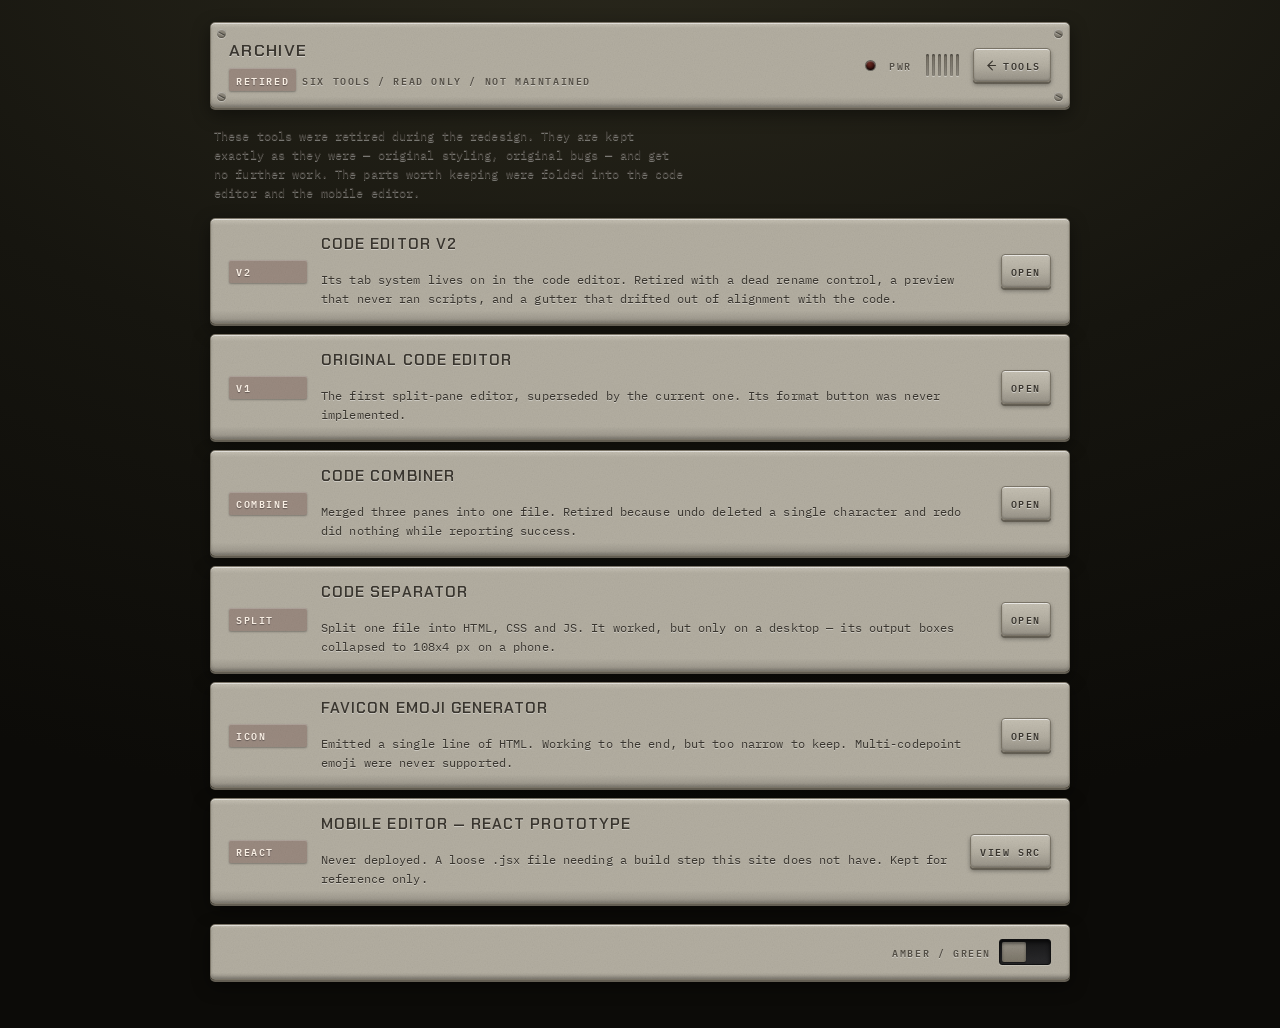
<file: archive/index.html>
<!DOCTYPE html>
<html lang="en">
<head>
<meta charset="UTF-8">
<meta name="viewport" content="width=device-width, initial-scale=1">
<meta name="theme-color" content="#2a2a2c">
<title>Archive — Retired Tools</title>
<meta name="description" content="Retired code.isaiart.com tools. Kept exactly as they were, no longer maintained.">
<link rel="icon" href="../assets/icon.svg" type="image/svg+xml">
<link rel="preconnect" href="https://fonts.googleapis.com">
<link rel="preconnect" href="https://fonts.gstatic.com" crossorigin>
<link href="https://fonts.googleapis.com/css2?family=Chakra+Petch:wght@500;600;700&family=IBM+Plex+Mono:wght@400;500;600&display=swap" rel="stylesheet">
<link rel="stylesheet" href="../assets/cassette.css">
<script src="../assets/cassette.js"></script>
<style>
    /* This page is powered down: the chassis is de-rated, dustier, and the
       lamps are dark. Same design language, switched off. */
    body {
        --chassis:      #b3aea1;
        --chassis-hi:   #c6c1b4;
        --chassis-lo:   #979287;
        --chassis-edge: #7b7568;
        --chassis-deep: #635e53;
        --ink:          #3a362f;
        --ink-soft:     #555047;
        --ink-faint:    #6b655a;
        padding: 22px 16px 48px;
    }

    .wrap { max-width: 860px; margin: 0 auto; }

    .head {
        padding: 16px 18px;
        margin-bottom: 18px;
        display: flex;
        align-items: center;
        gap: 14px;
        flex-wrap: wrap;
    }
    .head .vents { height: 22px; align-self: center; }

    .tool {
        padding: 15px 18px;
        margin-bottom: 10px;
        display: grid;
        grid-template-columns: 78px 1fr auto;
        gap: 14px;
        align-items: center;
    }
    .tool .slot { display: flex; flex-direction: column; align-items: flex-start; gap: 7px; }
    .tool h2 {
        font-family: var(--f-display);
        font-size: 0.95rem;
        font-weight: 600;
        letter-spacing: 0.07em;
        text-transform: uppercase;
        color: var(--ink);
        text-shadow: 0 1px 0 rgba(255,255,255,0.4);
        margin-bottom: 4px;
    }
    .tool p { margin-top: 5px; }
    /* The de-rated chassis is lighter, so --ink-soft loses too much contrast
       against it. Prose here uses full ink; the de-rate reads in the plastic. */
    .prose { color: var(--ink); }
    .tool .keys { display: flex; flex-direction: column; gap: 7px; align-items: stretch; }

    .tape.dead { background: #9a8a80; box-shadow: inset 0 1px 0 rgba(255,255,255,0.2), 0 1px 2px rgba(0,0,0,0.3); }

    .foot { margin-top: 20px; padding: 14px 18px; display: flex; align-items: center; gap: 12px; flex-wrap: wrap; }

    @media (max-width: 560px) {
        .tool { grid-template-columns: 1fr; gap: 10px; }
        .tool .keys { flex-direction: row; flex-wrap: wrap; }
    }
</style>
</head>
<body>
<div class="wrap">

    <header class="head chassis">
        <span class="screw tl"></span><span class="screw tr"></span>
        <span class="screw bl"></span><span class="screw br"></span>
        <div>
            <div class="designation" style="font-size:1.05rem">ARCHIVE</div>
            <div class="row-tight" style="margin-top:7px">
                <span class="tape dead">RETIRED</span>
                <span class="label">SIX TOOLS / READ ONLY / NOT MAINTAINED</span>
            </div>
        </div>
        <span class="spacer"></span>
        <span class="led" aria-hidden="true"></span>
        <span class="label">PWR</span>
        <div class="vents" aria-hidden="true"><i></i><i></i><i></i><i></i></div>
        <a class="key" href="../index.html">
            <svg viewBox="0 0 24 24" fill="none" stroke="currentColor" stroke-width="1.75" stroke-linecap="round" stroke-linejoin="round" aria-hidden="true"><path d="M15 5l-7 7 7 7"/><path d="M20 12H8"/></svg>
            TOOLS
        </a>
    </header>

    <p class="prose" style="margin: 0 4px 16px; max-width: 68ch">
        These tools were retired during the redesign. They are kept exactly as they
        were — original styling, original bugs — and get no further work. The parts
        worth keeping were folded into the code editor and the mobile editor.
    </p>

    <section class="tool chassis">
        <span class="tape dead">V2</span>
        <div class="slot">
            <h2>Code Editor V2</h2>
            <p class="prose">Its tab system lives on in the code editor. Retired with a dead rename control, a preview that never ran scripts, and a gutter that drifted out of alignment with the code.</p>
        </div>
        <div class="keys"><a class="key" href="editor2/index.html">OPEN</a></div>
    </section>

    <section class="tool chassis">
        <span class="tape dead">V1</span>
        <div class="slot">
            <h2>Original Code Editor</h2>
            <p class="prose">The first split-pane editor, superseded by the current one. Its format button was never implemented.</p>
        </div>
        <div class="keys"><a class="key" href="oldeditor/index.html">OPEN</a></div>
    </section>

    <section class="tool chassis">
        <span class="tape dead">COMBINE</span>
        <div class="slot">
            <h2>Code Combiner</h2>
            <p class="prose">Merged three panes into one file. Retired because undo deleted a single character and redo did nothing while reporting success.</p>
        </div>
        <div class="keys"><a class="key" href="combiner/index.html">OPEN</a></div>
    </section>

    <section class="tool chassis">
        <span class="tape dead">SPLIT</span>
        <div class="slot">
            <h2>Code Separator</h2>
            <p class="prose">Split one file into HTML, CSS and JS. It worked, but only on a desktop — its output boxes collapsed to 108x4 px on a phone.</p>
        </div>
        <div class="keys"><a class="key" href="separator/index.html">OPEN</a></div>
    </section>

    <section class="tool chassis">
        <span class="tape dead">ICON</span>
        <div class="slot">
            <h2>Favicon Emoji Generator</h2>
            <p class="prose">Emitted a single line of HTML. Working to the end, but too narrow to keep. Multi-codepoint emoji were never supported.</p>
        </div>
        <div class="keys"><a class="key" href="favicon/index.html">OPEN</a></div>
    </section>

    <section class="tool chassis">
        <span class="tape dead">REACT</span>
        <div class="slot">
            <h2>Mobile Editor — React Prototype</h2>
            <p class="prose">Never deployed. A loose .jsx file needing a build step this site does not have. Kept for reference only.</p>
        </div>
        <div class="keys"><a class="key" href="mobiletest/index.jsx">VIEW SRC</a></div>
    </section>

    <footer class="foot chassis">
        <span class="spacer"></span>
        <label class="row-tight" style="gap:8px">
            <span class="label">AMBER / GREEN</span>
            <span class="rocker"><input type="checkbox" id="phos" aria-label="Display colour: amber or green"><span class="rock"></span></span>
        </label>
    </footer>
</div>

<script>
    var phos = document.getElementById('phos');
    phos.checked = CAS.getTheme() === 'light';
    phos.addEventListener('change', function () { CAS.setTheme(phos.checked ? 'light' : 'dark'); });
</script>
</body>
</html>
</file>
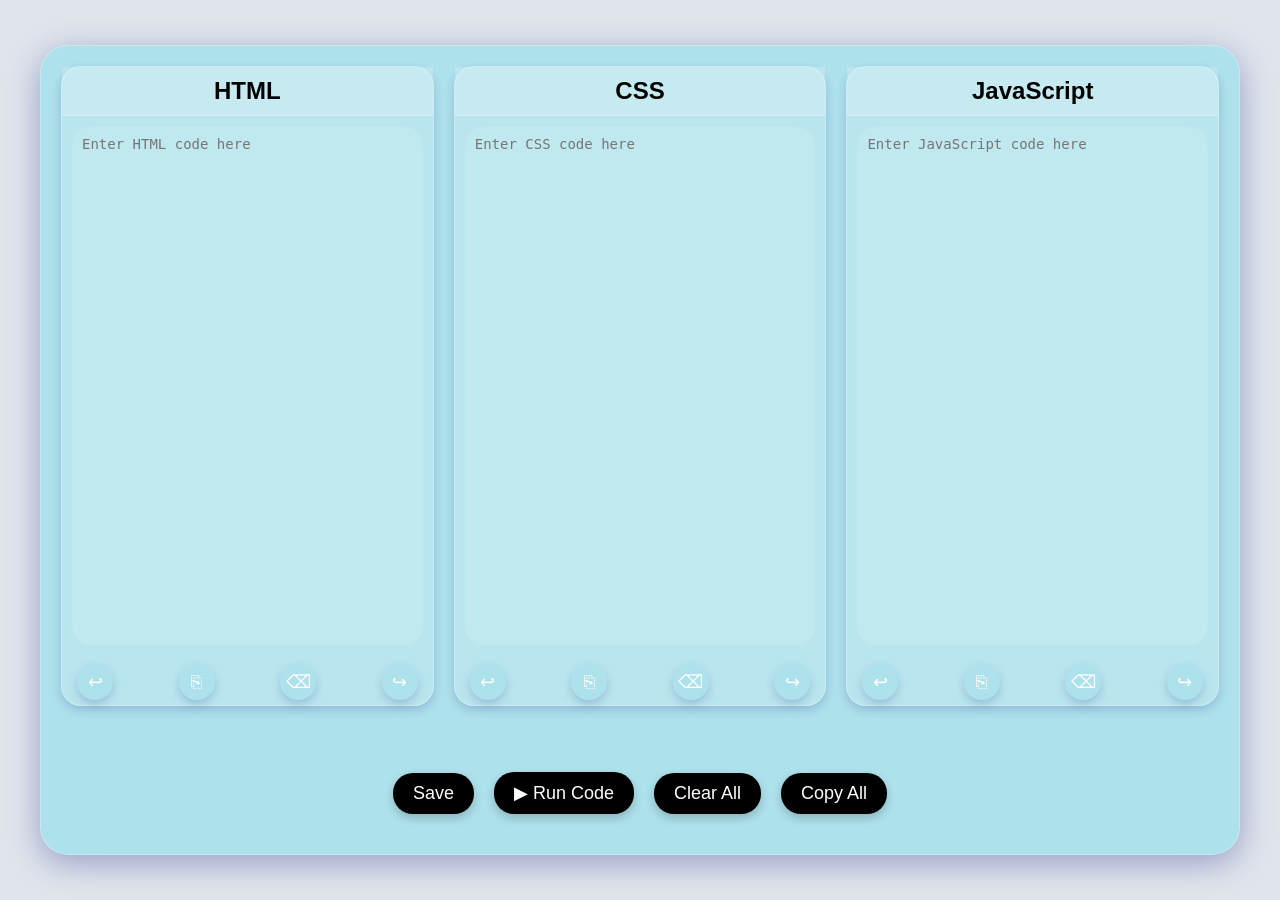
<file: combiner/index.html>
<!DOCTYPE html>
<html lang="en">
<head>
    <meta charset="UTF-8">
    <meta name="viewport" content="width=device-width, initial-scale=1.0">
    <title>Code Editor App</title>
    <link rel="icon" href="data:image/svg+xml,<svg xmlns='http://www.w3.org/2000/svg'><text y='25' font-size='30'>🌮</text></svg>">
    <style>
        :root {
            --border-radius: 28px;
            --inner-radius: 20px;
        }

        body, html {
            margin: 0;
            padding: 0;
            font-family: "Inter", Helvetica, Arial, sans-serif;
            height: 100%;
            overflow: hidden;
            background-color: #e0e5ec;
        }

        *::-webkit-scrollbar {
            width: 10px;
        }

        *::-webkit-scrollbar-track {
            background: #e0e5ec;
        }

        *::-webkit-scrollbar-thumb {
            background: #888;
            border-radius: 10px;
        }

        *::-webkit-scrollbar-thumb:hover {
            background: #555;
        }

        .desktop {
            display: flex;
            justify-content: center;
            align-items: center;
            height: 100vh;
        }

        .container {
            display: flex;
            flex-direction: column;
            width: 95%;
            max-width: 1200px;
            height: 90vh;
            background: rgba(255, 255, 255, 0.2);
            border-radius: var(--border-radius);
            border: 1px solid rgba(255, 255, 255, 0.3);
            box-shadow: 0 8px 32px 0 rgba(31, 38, 135, 0.37);
            backdrop-filter: blur(10px);
            -webkit-backdrop-filter: blur(10px);
            padding: 20px;
            box-sizing: border-box;
            transition: background-color 2s ease;
        }

        .notification {
            position: fixed;
            top: 20px;
            left: 50%;
            transform: translateX(-50%);
            background: rgba(255, 255, 255, 0.2);
            color: white;
            padding: 10px 20px;
            border-radius: var(--inner-radius);
            border: 1px solid rgba(255, 255, 255, 0.3);
            box-shadow: 0 4px 15px rgba(0, 0, 0, 0.1);
            backdrop-filter: blur(10px);
            -webkit-backdrop-filter: blur(10px);
            opacity: 0;
            transition: opacity 0.5s ease;
            z-index: 1000;
        }

        .editor-container {
            display: flex;
            justify-content: space-between;
            height: calc(100% - 130px);
            gap: 20px;
        }

        .editor {
            width: 32%;
            height: 100%;
            display: flex;
            flex-direction: column;
            background: rgba(255, 255, 255, 0.15);
            border-radius: var(--inner-radius);
            border: 1px solid rgba(255, 255, 255, 0.3);
            box-shadow: 0 4px 10px rgba(31, 38, 135, 0.2);
            backdrop-filter: blur(10px);
            -webkit-backdrop-filter: blur(10px);
            transition: transform 0.3s ease, box-shadow 0.3s ease;
        }

        .editor:hover {
            transform: translateY(-5px);
            box-shadow: 0 6px 15px rgba(31, 38, 135, 0.3);
        }

        .editor-header {
            background: rgba(255, 255, 255, 0.2);
            padding: 10px;
            text-align: center;
            font-size: 24px;
            font-weight: bold;
            border-bottom: 1px solid rgba(255, 255, 255, 0.3);
        }

        .editor-body {
            flex-grow: 1;
            padding: 10px;
            position: relative;
        }

        textarea {
            width: 100%;
            height: calc(100% - 50px);
            border: none;
            resize: none;
            background: rgba(255, 255, 255, 0.1);
            font-family: monospace;
            font-size: 14px;
            padding: 10px;
            box-sizing: border-box;
            color: #000;
            border-radius: var(--inner-radius);
            outline: none;
        }

        .editor-buttons {
            display: flex;
            justify-content: space-between;
            gap: 10px;
            padding: 5px;
            margin-top: 10px;
        }

        .small-button {
            padding: 5px;
            font-size: 18px;
            background: rgba(255, 255, 255, 0.2);
            color: white;
            border: none;
            border-radius: var(--inner-radius);
            cursor: pointer;
            transition: transform 0.3s ease, box-shadow 0.3s ease, background-color 2s ease;
            display: flex;
            align-items: center;
            justify-content: center;
            width: 36px;
            height: 36px;
            box-shadow: 0 4px 10px rgba(31, 38, 135, 0.2);
            backdrop-filter: blur(5px);
            -webkit-backdrop-filter: blur(5px);
        }

        .small-button:hover {
            background: rgba(255, 255, 255, 0.3);
            transform: translateY(-2px);
            box-shadow: 0 4px 15px rgba(31, 38, 135, 0.3);
        }

        .button-container {
            display: flex;
            justify-content: center;
            align-items: center;
            gap: 20px;
            margin-top: auto;
            margin-bottom: 20px;
        }

        .button {
            padding: 10px 20px;
            font-size: 18px;
            background: #000000;
            color: white;
            border: none;
            border-radius: var(--inner-radius);
            cursor: pointer;
            transition: transform 0.3s ease, box-shadow 0.3s ease;
            box-shadow: 0 4px 10px rgba(0, 0, 0, 0.2);
        }

        .button:hover {
            background: #333333;
            transform: translateY(-2px);
            box-shadow: 0 4px 15px rgba(0, 0, 0, 0.3);
        }
    </style>
</head>
<body>
    <div class="notification" id="notification"></div>
    <div class="desktop">
        <div class="container" id="main-container">
            <div class="editor-container">
                <div class="editor">
                    <div class="editor-header">HTML</div>
                    <div class="editor-body">
                        <textarea id="html-code" placeholder="Enter HTML code here"></textarea>
                        <div class="editor-buttons">
                            <button class="small-button" onclick="undo('html-code')">↩</button>
                            <button class="small-button" onclick="copySection('html-code')">⎘</button>
                            <button class="small-button" onclick="clearSection('html-code')">⌫</button>
                            <button class="small-button" onclick="redo('html-code')">↪</button>
                        </div>
                    </div>
                </div>
                <div class="editor">
                    <div class="editor-header">CSS</div>
                    <div class="editor-body">
                        <textarea id="css-code" placeholder="Enter CSS code here"></textarea>
                        <div class="editor-buttons">
                            <button class="small-button" onclick="undo('css-code')">↩</button>
                            <button class="small-button" onclick="copySection('css-code')">⎘</button>
                            <button class="small-button" onclick="clearSection('css-code')">⌫</button>
                            <button class="small-button" onclick="redo('css-code')">↪</button>
                        </div>
                    </div>
                </div>
                <div class="editor">
                    <div class="editor-header">JavaScript</div>
                    <div class="editor-body">
                        <textarea id="js-code" placeholder="Enter JavaScript code here"></textarea>
                        <div class="editor-buttons">
                            <button class="small-button" onclick="undo('js-code')">↩</button>
                            <button class="small-button" onclick="copySection('js-code')">⎘</button>
                            <button class="small-button" onclick="clearSection('js-code')">⌫</button>
                            <button class="small-button" onclick="redo('js-code')">↪</button>
                        </div>
                    </div>
                </div>
            </div>
            <div class="button-container">
                <button class="button" onclick="saveCode()">Save</button>
                <button class="button" onclick="runCode()">▶ Run Code</button>
                <button class="button" onclick="confirmClearAll()">Clear All</button>
                <button class="button" onclick="copyCode()">Copy All</button>
            </div>
        </div>
    </div>

    <script>
        function showNotification(message) {
            const notification = document.getElementById('notification');
            notification.textContent = message;
            notification.style.opacity = '1';
            setTimeout(() => {
                notification.style.opacity = '0';
            }, 2000);
        }

        function runCode() {
            const htmlCode = document.getElementById('html-code').value;
            const cssCode = document.getElementById('css-code').value;
            const jsCode = document.getElementById('js-code').value;

            const newTab = window.open();
            newTab.document.open();
            newTab.document.write(`
                <!DOCTYPE html>
                <html lang="en">
                <head>
                    <meta charset="UTF-8">
                    <meta name="viewport" content="width=device-width, initial-scale=1.0">
                    <title>Code Output</title>
                    <style>${cssCode}</style>
                </head>
                <body>
                    ${htmlCode}
                    <script>${jsCode}<\/script>
                </body>
                </html>
            `);
            newTab.document.close();
        }

        function clearSection(sectionId) {
            document.getElementById(sectionId).value = '';
            showNotification('Cleared!');
        }

        function confirmClearAll() {
            if (confirm('Are you sure you want to clear all sections?')) {
                clearCode();
            }
        }

        function clearCode() {
            document.getElementById('html-code').value = '';
            document.getElementById('css-code').value = '';
            document.getElementById('js-code').value = '';
            showNotification('All code cleared!');
        }

        function saveCode() {
            const htmlCode = document.getElementById('html-code').value;
            const cssCode = document.getElementById('css-code').value;
            const jsCode = document.getElementById('js-code').value;

            const combinedCode = `
                <!DOCTYPE html>
                <html lang="en">
                <head>
                    <meta charset="UTF-8">
                    <meta name="viewport" content="width=device-width, initial-scale=1.0">
                    <title>Saved Code</title>
                    <style>${cssCode}</style>
                </head>
                <body>
                    ${htmlCode}
                    <script>${jsCode}<\/script>
                </body>
                </html>
            `;

            const blob = new Blob([combinedCode], { type: 'text/html' });
            const url = URL.createObjectURL(blob);

            const a = document.createElement('a');
            a.href = url;
            a.download = 'code_editor_save.html';
            document.body.appendChild(a);
            a.click();
            document.body.removeChild(a);
            URL.revokeObjectURL(url);
            showNotification('Code saved!');
        }

        function copySection(sectionId) {
            const code = document.getElementById(sectionId).value;
            navigator.clipboard.writeText(code).then(() => {
                showNotification('Code copied to clipboard!');
            }).catch(err => {
                console.error('Could not copy text: ', err);
            });
        }

        function copyCode() {
            const htmlCode = document.getElementById('html-code').value;
            const cssCode = document.getElementById('css-code').value;
            const jsCode = document.getElementById('js-code').value;

            const combinedCode = `
                <!DOCTYPE html>
                <html lang="en">
                <head>
                    <meta charset="UTF-8">
                    <meta name="viewport" content="width=device-width, initial-scale=1.0">
                    <title>Copied Code</title>
                    <style>${cssCode}</style>
                </head>
                <body>
                    ${htmlCode}
                    <script>${jsCode}<\/script>
                </body>
                </html>
            `;

            navigator.clipboard.writeText(combinedCode).then(() => {
                showNotification('All code copied to clipboard!');
            }).catch(err => {
                console.error('Could not copy text: ', err);
            });
        }

        function undo(sectionId) {
            const textarea = document.getElementById(sectionId);
            if (textarea.value) textarea.value = textarea.value.slice(0, -1);
            showNotification('Undo action performed!');
        }

        function redo(sectionId) {
            // For simplicity, redo is currently a dummy action.
            showNotification('Redo action performed!');
        }

        function changeBackgroundColor() {
            const container = document.getElementById('main-container');
            const smallButtons = document.querySelectorAll('.small-button');
            const hue = (Date.now() / 50) % 360;
            const color = `hsl(${hue}, 60%, 80%)`;
            container.style.backgroundColor = color;
            smallButtons.forEach(button => button.style.backgroundColor = color);
            requestAnimationFrame(changeBackgroundColor);
        }

        changeBackgroundColor();
    </script>
</body>
</html>
</file>
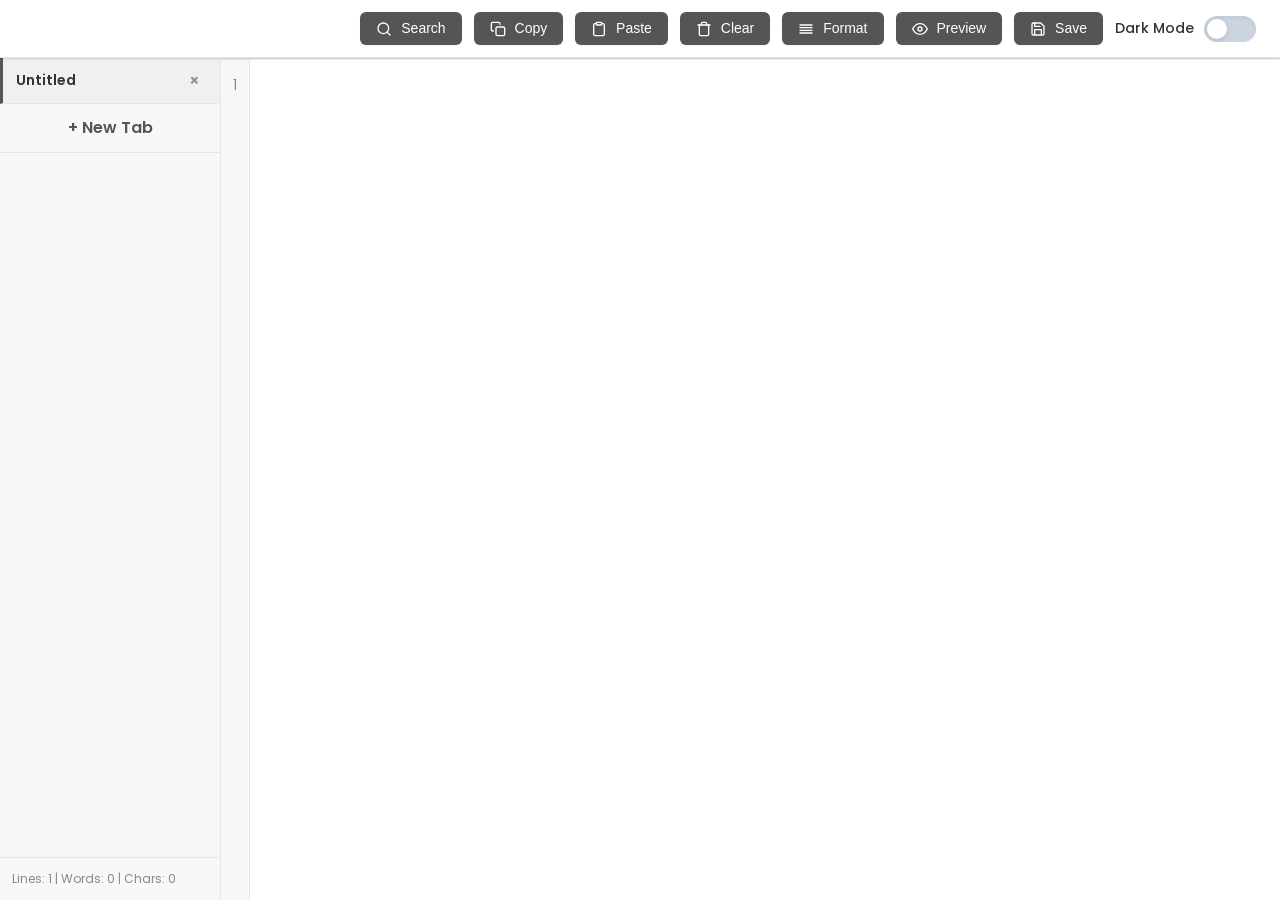
<file: editor2/index.html>
<!DOCTYPE html>
<html lang="en">
<head>
    <meta charset="UTF-8">
    <meta name="viewport" content="width=device-width, initial-scale=1.0">
    <title>Code Editor</title>
    <style>
        @import url('https://fonts.googleapis.com/css2?family=Poppins:wght@300;400;500;600;700&display=swap');
        
        :root {
            --bg-color: #ffffff;
            --text-color: #333333;
            --sidebar-bg: #f8f8f8;
            --tab-active-bg: #f0f0f0;
            --tab-active-border: #555555;
            --border-color: #e6e6e6;
            --button-bg: #555555;
            --button-hover: #333333;
            --button-text: white;
            --line-number-bg: #f8f8f8;
            --line-number-text: #888888;
            --editor-bg: #ffffff;
            --modal-shadow: 0 10px 15px -3px rgba(0, 0, 0, 0.1), 0 4px 6px -2px rgba(0, 0, 0, 0.05);
            --card-shadow: 0 1px 3px 0 rgba(0, 0, 0, 0.1), 0 1px 2px 0 rgba(0, 0, 0, 0.06);
            --font-mono: 'Poppins', monospace;
            --font-sans: 'Poppins', sans-serif;
            --transition-normal: all 0.2s ease;
            --radius: 6px;
        }

        .dark-mode {
            --bg-color: #2a2a2a;
            --text-color: #e0e0e0;
            --sidebar-bg: #333333;
            --tab-active-bg: #3a3a3a;
            --tab-active-border: #666666;
            --border-color: #444444;
            --button-bg: #666666;
            --button-hover: #888888;
            --button-text: white;
            --line-number-bg: #333333;
            --line-number-text: #999999;
            --editor-bg: #2a2a2a;
        }

        body {
            font-family: var(--font-sans);
            margin: 0;
            padding: 0;
            background-color: var(--bg-color);
            color: var(--text-color);
            height: 100vh;
            display: flex;
            flex-direction: column;
            transition: var(--transition-normal);
            line-height: 1.5;
        }

        .header {
            display: flex;
            justify-content: flex-end;
            align-items: center;
            padding: 12px 24px;
            border-bottom: 1px solid var(--border-color);
            background-color: var(--bg-color);
            box-shadow: var(--card-shadow);
            z-index: 10;
        }

        .app-title {
            font-size: 1.5rem;
            font-weight: 600;
            letter-spacing: -0.025em;
            color: var(--button-bg);
        }

        .app-buttons {
            display: flex;
            gap: 12px;
        }

        .button {
            background-color: var(--button-bg);
            color: var(--button-text);
            border: none;
            padding: 8px 16px;
            border-radius: var(--radius);
            cursor: pointer;
            font-size: 14px;
            font-weight: 500;
            transition: var(--transition-normal);
            box-shadow: 0 1px 2px rgba(0, 0, 0, 0.05);
        }

        .button:hover {
            background-color: var(--button-hover);
            transform: translateY(-1px);
        }

        .toggle-switch {
            display: flex;
            align-items: center;
        }

        .toggle-label {
            margin-right: 10px;
            font-size: 14px;
            font-weight: 500;
        }

        .switch {
            position: relative;
            display: inline-block;
            width: 52px;
            height: 26px;
        }

        .switch input {
            opacity: 0;
            width: 0;
            height: 0;
        }

        .slider {
            position: absolute;
            cursor: pointer;
            top: 0;
            left: 0;
            right: 0;
            bottom: 0;
            background-color: #cbd5e0;
            transition: .3s ease;
            border-radius: 26px;
            box-shadow: inset 0 2px 4px rgba(0, 0, 0, 0.06);
        }

        .slider:before {
            position: absolute;
            content: "";
            height: 20px;
            width: 20px;
            left: 3px;
            bottom: 3px;
            background-color: white;
            transition: .3s ease;
            border-radius: 50%;
            box-shadow: 0 2px 4px rgba(0, 0, 0, 0.1);
        }

        input:checked + .slider {
            background-color: var(--button-bg);
        }

        input:checked + .slider:before {
            transform: translateX(26px);
        }

        .main-container {
            display: flex;
            flex: 1;
            overflow: hidden;
            background-color: var(--bg-color);
        }

        .sidebar {
            width: 220px;
            background-color: var(--sidebar-bg);
            border-right: 1px solid var(--border-color);
            display: flex;
            flex-direction: column;
            transition: var(--transition-normal);
        }

        .tabs {
            display: flex;
            flex-direction: column;
            overflow-y: auto;
        }

        .tab {
            padding: 12px 16px;
            cursor: pointer;
            border-bottom: 1px solid var(--border-color);
            display: flex;
            justify-content: space-between;
            align-items: center;
            transition: var(--transition-normal);
            font-size: 14px;
        }

        .tab.active {
            background-color: var(--tab-active-bg);
            font-weight: 600;
            border-left: 3px solid var(--tab-active-border);
            padding-left: 13px;
        }

        .tab:hover:not(.active) {
            background-color: rgba(0, 0, 0, 0.03);
        }

        .dark-mode .tab:hover:not(.active) {
            background-color: rgba(255, 255, 255, 0.05);
        }

        .tab-close {
            opacity: 0.5;
            transition: var(--transition-normal);
            font-size: 16px;
            width: 20px;
            height: 20px;
            display: flex;
            align-items: center;
            justify-content: center;
            border-radius: 50%;
        }

        .tab:hover .tab-close {
            opacity: 0.8;
        }

        .tab-close:hover {
            background-color: rgba(0, 0, 0, 0.1);
            opacity: 1;
        }

        .dark-mode .tab-close:hover {
            background-color: rgba(255, 255, 255, 0.1);
        }

        .add-tab {
            padding: 12px 16px;
            cursor: pointer;
            border-bottom: 1px solid var(--border-color);
            text-align: center;
            font-weight: 600;
            transition: var(--transition-normal);
            color: var(--button-bg);
        }

        .add-tab:hover {
            background-color: rgba(66, 153, 225, 0.08);
        }

        .stats {
            padding: 12px;
            font-size: 12px;
            border-top: 1px solid var(--border-color);
            margin-top: auto;
            color: var(--line-number-text);
            font-family: var(--font-mono);
        }

        .editor-container {
            flex: 1;
            display: flex;
            flex-direction: column;
            overflow: hidden;
            background-color: var(--editor-bg);
        }

        /* Custom scrollbars */
        .editor::-webkit-scrollbar, 
        .tabs::-webkit-scrollbar,
        .preview::-webkit-scrollbar {
            width: 8px;
            height: 8px;
        }

        .editor::-webkit-scrollbar-track, 
        .tabs::-webkit-scrollbar-track,
        .preview::-webkit-scrollbar-track {
            background: transparent;
        }

        .editor::-webkit-scrollbar-thumb, 
        .tabs::-webkit-scrollbar-thumb,
        .preview::-webkit-scrollbar-thumb {
            background: rgba(128, 128, 128, 0.2);
            border-radius: 10px;
        }

        .editor::-webkit-scrollbar-thumb:hover, 
        .tabs::-webkit-scrollbar-thumb:hover,
        .preview::-webkit-scrollbar-thumb:hover {
            background: rgba(128, 128, 128, 0.4);
        }

        /* For Firefox */
        .editor, .tabs, .preview {
            scrollbar-width: thin;
            scrollbar-color: rgba(128, 128, 128, 0.2) transparent;
        }

        /* Search panel */
        .toolbar {
            padding: 12px 16px;
            border-bottom: 1px solid var(--border-color);
            display: flex;
            gap: 12px;
            flex-wrap: wrap;
            background-color: var(--bg-color);
            overflow: hidden;
            max-height: 0;
            transition: max-height 0.3s ease-in-out, padding 0.3s ease-in-out;
            padding: 0 16px;
        }

        .toolbar.visible {
            max-height: 100px;
            padding: 12px 16px;
        }

        .search-container {
            display: flex;
            align-items: center;
            gap: 8px;
        }

        .search-input, .replace-input {
            padding: 8px 12px;
            border: 1px solid var(--border-color);
            border-radius: var(--radius);
            background-color: var(--bg-color);
            color: var(--text-color);
            font-size: 14px;
            min-width: 200px;
            transition: var(--transition-normal);
        }

        .search-input:focus, .replace-input:focus {
            border-color: var(--button-bg);
            outline: none;
            box-shadow: 0 0 0 3px rgba(66, 153, 225, 0.15);
        }

        .editor-wrapper {
            display: flex;
            flex: 1;
            overflow: hidden;
            background-color: var(--editor-bg);
        }

        .line-numbers {
            padding: 16px 12px;
            text-align: right;
            background-color: var(--line-number-bg);
            color: var(--line-number-text);
            overflow-y: hidden;
            user-select: none;
            font-family: var(--font-mono);
            font-size: 14px;
            border-right: 1px solid var(--border-color);
        }

        .editor {
            flex: 1;
            padding: 16px;
            background-color: var(--editor-bg);
            color: var(--text-color);
            font-family: var(--font-mono);
            font-size: 14px;
            line-height: 1.6;
            overflow-y: auto;
            white-space: pre;
            tab-size: 4;
            border: none;
            outline: none;
            resize: none;
            transition: var(--transition-normal);
        }

        .preview {
            position: absolute;
            top: 0;
            left: 0;
            right: 0;
            bottom: 0;
            background-color: var(--bg-color);
            z-index: 100;
            overflow: auto;
            padding: 32px;
            display: none;
        }

        .preview-close {
            position: fixed;
            top: 16px;
            right: 16px;
            padding: 8px 16px;
            background-color: var(--button-bg);
            color: white;
            border: none;
            border-radius: var(--radius);
            cursor: pointer;
            font-weight: 500;
            box-shadow: 0 4px 6px rgba(0, 0, 0, 0.1);
            transition: var(--transition-normal);
        }

        .preview-close:hover {
            background-color: var(--button-hover);
            transform: translateY(-1px);
            box-shadow: 0 6px 8px rgba(0, 0, 0, 0.1);
        }

        .modal {
            display: none;
            position: fixed;
            top: 0;
            left: 0;
            right: 0;
            bottom: 0;
            background-color: rgba(0, 0, 0, 0.5);
            z-index: 200;
            align-items: center;
            justify-content: center;
            backdrop-filter: blur(3px);
        }

        .modal-content {
            background-color: var(--bg-color);
            padding: 24px;
            border-radius: var(--radius);
            width: 320px;
            box-shadow: var(--modal-shadow);
            transform: translateY(0);
            transition: transform 0.2s ease;
        }

        .modal-title {
            margin-top: 0;
            margin-bottom: 16px;
            font-weight: 600;
            font-size: 18px;
            color: var(--text-color);
        }

        .modal-form {
            display: flex;
            flex-direction: column;
            gap: 16px;
        }

        .modal-input {
            padding: 10px 12px;
            border: 1px solid var(--border-color);
            border-radius: var(--radius);
            background-color: var(--bg-color);
            color: var(--text-color);
            font-size: 14px;
            transition: var(--transition-normal);
        }

        .modal-input:focus {
            border-color: var(--button-bg);
            outline: none;
            box-shadow: 0 0 0 3px rgba(66, 153, 225, 0.15);
        }

        .modal-buttons {
            display: flex;
            justify-content: flex-end;
            gap: 12px;
            margin-top: 20px;
        }
    </style>
</head>
<body>
    <div class="header">
        <div class="app-title"></div>
        <div class="app-buttons">
            <button class="button" id="search-toggle-btn">
                <svg xmlns="http://www.w3.org/2000/svg" width="16" height="16" viewBox="0 0 24 24" fill="none" stroke="currentColor" stroke-width="2" stroke-linecap="round" stroke-linejoin="round" style="vertical-align: middle; margin-right: 5px;">
                    <circle cx="11" cy="11" r="8"></circle>
                    <line x1="21" y1="21" x2="16.65" y2="16.65"></line>
                </svg>
                Search
            </button>
            <button class="button" id="copy-btn">
                <svg xmlns="http://www.w3.org/2000/svg" width="16" height="16" viewBox="0 0 24 24" fill="none" stroke="currentColor" stroke-width="2" stroke-linecap="round" stroke-linejoin="round" style="vertical-align: middle; margin-right: 5px;">
                    <rect x="9" y="9" width="13" height="13" rx="2" ry="2"></rect>
                    <path d="M5 15H4a2 2 0 0 1-2-2V4a2 2 0 0 1 2-2h9a2 2 0 0 1 2 2v1"></path>
                </svg>
                Copy
            </button>
            <button class="button" id="paste-btn">
                <svg xmlns="http://www.w3.org/2000/svg" width="16" height="16" viewBox="0 0 24 24" fill="none" stroke="currentColor" stroke-width="2" stroke-linecap="round" stroke-linejoin="round" style="vertical-align: middle; margin-right: 5px;">
                    <path d="M16 4h2a2 2 0 0 1 2 2v14a2 2 0 0 1-2 2H6a2 2 0 0 1-2-2V6a2 2 0 0 1 2-2h2"></path>
                    <rect x="8" y="2" width="8" height="4" rx="1" ry="1"></rect>
                </svg>
                Paste
            </button>
            <button class="button" id="clear-btn">
                <svg xmlns="http://www.w3.org/2000/svg" width="16" height="16" viewBox="0 0 24 24" fill="none" stroke="currentColor" stroke-width="2" stroke-linecap="round" stroke-linejoin="round" style="vertical-align: middle; margin-right: 5px;">
                    <polyline points="3 6 5 6 21 6"></polyline>
                    <path d="M19 6v14a2 2 0 0 1-2 2H7a2 2 0 0 1-2-2V6m3 0V4a2 2 0 0 1 2-2h4a2 2 0 0 1 2 2v2"></path>
                </svg>
                Clear
            </button>
            <button class="button" id="format-btn">
                <svg xmlns="http://www.w3.org/2000/svg" width="16" height="16" viewBox="0 0 24 24" fill="none" stroke="currentColor" stroke-width="2" stroke-linecap="round" stroke-linejoin="round" style="vertical-align: middle; margin-right: 5px;">
                    <path d="M21 10H3M21 6H3M21 14H3M21 18H3"></path>
                </svg>
                Format
            </button>
            <button class="button" id="preview-btn">
                <svg xmlns="http://www.w3.org/2000/svg" width="16" height="16" viewBox="0 0 24 24" fill="none" stroke="currentColor" stroke-width="2" stroke-linecap="round" stroke-linejoin="round" style="vertical-align: middle; margin-right: 5px;">
                    <path d="M1 12s4-8 11-8 11 8 11 8-4 8-11 8-11-8-11-8z"></path>
                    <circle cx="12" cy="12" r="3"></circle>
                </svg>
                Preview
            </button>
            <button class="button" id="save-btn">
                <svg xmlns="http://www.w3.org/2000/svg" width="16" height="16" viewBox="0 0 24 24" fill="none" stroke="currentColor" stroke-width="2" stroke-linecap="round" stroke-linejoin="round" style="vertical-align: middle; margin-right: 5px;">
                    <path d="M19 21H5a2 2 0 0 1-2-2V5a2 2 0 0 1 2-2h11l5 5v11a2 2 0 0 1-2 2z"></path>
                    <polyline points="17 21 17 13 7 13 7 21"></polyline>
                    <polyline points="7 3 7 8 15 8"></polyline>
                </svg>
                Save
            </button>
            <div class="toggle-switch">
                <span class="toggle-label">Dark Mode</span>
                <label class="switch">
                    <input type="checkbox" id="theme-toggle">
                    <span class="slider"></span>
                </label>
            </div>
        </div>
    </div>

    <div class="main-container">
        <div class="sidebar">
            <div class="tabs" id="tabs">
                <!-- Tabs will be added here dynamically -->
            </div>
            <div class="add-tab" id="add-tab">+ New Tab</div>
            <div class="stats" id="stats">
                Lines: 0 | Words: 0 | Chars: 0
            </div>
        </div>

        <div class="editor-container">
            <div class="toolbar">
                <div class="search-container">
                    <input type="text" class="search-input" id="search-input" placeholder="Search...">
                    <button class="button" id="search-btn">Find</button>
                    <button class="button" id="search-next-btn">Next</button>
                </div>
                <div class="search-container">
                    <input type="text" class="replace-input" id="replace-input" placeholder="Replace...">
                    <button class="button" id="replace-btn">Replace</button>
                    <button class="button" id="replace-all-btn">Replace All</button>
                </div>
            </div>

            <div class="editor-wrapper">
                <div class="line-numbers" id="line-numbers"></div>
                <textarea class="editor" id="editor" spellcheck="false"></textarea>
            </div>
        </div>
    </div>

    <div class="preview" id="preview">
        <button class="preview-close" id="preview-close">Close Preview</button>
        <div id="preview-content"></div>
    </div>

    <div class="modal" id="tab-modal">
        <div class="modal-content">
            <h3 class="modal-title">New Tab</h3>
            <div class="modal-form">
                <input type="text" class="modal-input" id="tab-name" placeholder="Tab Name">
                <div class="modal-buttons">
                    <button class="button" id="cancel-tab">Cancel</button>
                    <button class="button" id="create-tab">Create</button>
                </div>
            </div>
        </div>
    </div>

    <div class="modal" id="save-modal">
        <div class="modal-content">
            <h3 class="modal-title">Save File</h3>
            <div class="modal-form">
                <input type="text" class="modal-input" id="file-name" placeholder="File Name">
                <select class="modal-input" id="file-type">
                    <option value=".html">HTML</option>
                    <option value=".css">CSS</option>
                    <option value=".js">JavaScript</option>
                    <option value=".txt">Text</option>
                    <option value=".md">Markdown</option>
                    <option value=".json">JSON</option>
                </select>
                <div class="modal-buttons">
                    <button class="button" id="cancel-save">Cancel</button>
                    <button class="button" id="confirm-save">Save</button>
                </div>
            </div>
        </div>
    </div>
    
    <div class="modal" id="rename-modal">
        <div class="modal-content">
            <h3 class="modal-title">Rename Tab</h3>
            <div class="modal-form">
                <input type="text" class="modal-input" id="rename-input" placeholder="New Tab Name">
                <div class="modal-buttons">
                    <button class="button" id="cancel-rename">Cancel</button>
                    <button class="button" id="confirm-rename">Rename</button>
                </div>
            </div>
        </div>
    </div>

    <script>
        // DOM Elements
        const themeToggle = document.getElementById('theme-toggle');
        const editor = document.getElementById('editor');
        const lineNumbers = document.getElementById('line-numbers');
        const stats = document.getElementById('stats');
        const tabs = document.getElementById('tabs');
        const addTab = document.getElementById('add-tab');
        const tabModal = document.getElementById('tab-modal');
        const tabName = document.getElementById('tab-name');
        const createTabButton = document.getElementById('create-tab');
        const cancelTabButton = document.getElementById('cancel-tab');
        const formatButton = document.getElementById('format-btn');
        const previewButton = document.getElementById('preview-btn');
        const previewContainer = document.getElementById('preview');
        const previewContent = document.getElementById('preview-content');
        const previewClose = document.getElementById('preview-close');
        const saveButton = document.getElementById('save-btn');
        const saveModal = document.getElementById('save-modal');
        const fileName = document.getElementById('file-name');
        const fileType = document.getElementById('file-type');
        const confirmSaveButton = document.getElementById('confirm-save');
        const cancelSaveButton = document.getElementById('cancel-save');
        const searchInput = document.getElementById('search-input');
        const replaceInput = document.getElementById('replace-input');
        const searchButton = document.getElementById('search-btn');
        const searchNextButton = document.getElementById('search-next-btn');
        const replaceButton = document.getElementById('replace-btn');
        const replaceAllButton = document.getElementById('replace-all-btn');
        const copyButton = document.getElementById('copy-btn');
        const pasteButton = document.getElementById('paste-btn');
        const clearButton = document.getElementById('clear-btn');

        // State variables
        let tabsData = [];
        let currentTabIndex = -1;
        let searchIndex = -1;
        let searchResults = [];

        // Initialize
        init();

        function init() {
            // Check local storage for theme
            const isDarkMode = localStorage.getItem('dark-mode') === 'true';
            themeToggle.checked = isDarkMode;
            if (isDarkMode) {
                document.body.classList.add('dark-mode');
            }

            // Check local storage for tabs
            const savedTabs = localStorage.getItem('editor-tabs');
            if (savedTabs) {
                tabsData = JSON.parse(savedTabs);
                renderTabs();
                if (tabsData.length > 0) {
                    switchToTab(0);
                } else {
                    createNewTab('Untitled');
                }
            } else {
                createNewTab('Untitled');
            }

            // Event listeners
            setupEventListeners();
        }

        function setupEventListeners() {
            // Theme toggle
            themeToggle.addEventListener('change', () => {
                document.body.classList.toggle('dark-mode');
                localStorage.setItem('dark-mode', themeToggle.checked);
            });

            // Search toggle
            const searchToggleBtn = document.getElementById('search-toggle-btn');
            const toolbar = document.querySelector('.toolbar');
            searchToggleBtn.addEventListener('click', () => {
                toolbar.classList.toggle('visible');
            });

            // Editor events
            editor.addEventListener('input', () => {
                updateLineNumbers();
                updateStats();
                updateTabContent();
            });

            editor.addEventListener('scroll', () => {
                lineNumbers.scrollTop = editor.scrollTop;
            });

            editor.addEventListener('keydown', (e) => {
                if (e.key === 'Tab') {
                    e.preventDefault();
                    const start = editor.selectionStart;
                    const end = editor.selectionEnd;
                    editor.value = editor.value.substring(0, start) + '    ' + editor.value.substring(end);
                    editor.selectionStart = editor.selectionEnd = start + 4;
                    updateLineNumbers();
                    updateTabContent();
                }
            });

            // Tab events
            addTab.addEventListener('click', () => {
                tabModal.style.display = 'flex';
                tabName.focus();
            });

            createTabButton.addEventListener('click', () => {
                const name = tabName.value.trim() || 'Untitled';
                createNewTab(name);
                tabModal.style.display = 'none';
                tabName.value = '';
            });

            cancelTabButton.addEventListener('click', () => {
                tabModal.style.display = 'none';
                tabName.value = '';
            });

            tabName.addEventListener('keydown', (e) => {
                if (e.key === 'Enter') {
                    createTabButton.click();
                } else if (e.key === 'Escape') {
                    cancelTabButton.click();
                }
            });

            // Tab renaming
            const renameModal = document.getElementById('rename-modal');
            const renameInput = document.getElementById('rename-input');
            const confirmRenameButton = document.getElementById('confirm-rename');
            const cancelRenameButton = document.getElementById('cancel-rename');
            let tabToRename = -1;

            confirmRenameButton.addEventListener('click', () => {
                if (tabToRename >= 0 && tabToRename < tabsData.length) {
                    const newName = renameInput.value.trim() || tabsData[tabToRename].name;
                    tabsData[tabToRename].name = newName;
                    saveTabs();
                    renderTabs();
                }
                renameModal.style.display = 'none';
            });

            cancelRenameButton.addEventListener('click', () => {
                renameModal.style.display = 'none';
            });

            renameInput.addEventListener('keydown', (e) => {
                if (e.key === 'Enter') {
                    confirmRenameButton.click();
                } else if (e.key === 'Escape') {
                    cancelRenameButton.click();
                }
            });

            // Format button
            formatButton.addEventListener('click', formatCode);

            // Preview
            previewButton.addEventListener('click', showPreview);
            previewClose.addEventListener('click', () => {
                previewContainer.style.display = 'none';
            });

            // Save
            saveButton.addEventListener('click', () => {
                if (currentTabIndex >= 0) {
                    fileName.value = tabsData[currentTabIndex].name;
                    saveModal.style.display = 'flex';
                    fileName.focus();
                }
            });

            confirmSaveButton.addEventListener('click', saveFile);
            cancelSaveButton.addEventListener('click', () => {
                saveModal.style.display = 'none';
            });

            fileName.addEventListener('keydown', (e) => {
                if (e.key === 'Enter') {
                    confirmSaveButton.click();
                } else if (e.key === 'Escape') {
                    cancelSaveButton.click();
                }
            });

            // Search and Replace
            searchButton.addEventListener('click', search);
            searchNextButton.addEventListener('click', searchNext);
            replaceButton.addEventListener('click', replace);
            replaceAllButton.addEventListener('click', replaceAll);

            searchInput.addEventListener('keydown', (e) => {
                if (e.key === 'Enter') {
                    searchButton.click();
                }
            });
            
            // Copy, Paste, Clear
            copyButton.addEventListener('click', () => {
                editor.select();
                document.execCommand('copy');
                // For modern browsers
                if (navigator.clipboard && navigator.clipboard.writeText) {
                    navigator.clipboard.writeText(editor.value);
                }
            });
            
            pasteButton.addEventListener('click', async () => {
                try {
                    // For modern browsers
                    if (navigator.clipboard && navigator.clipboard.readText) {
                        const text = await navigator.clipboard.readText();
                        const start = editor.selectionStart;
                        const end = editor.selectionEnd;
                        editor.value = editor.value.substring(0, start) + text + editor.value.substring(end);
                        editor.selectionStart = editor.selectionEnd = start + text.length;
                        updateLineNumbers();
                        updateStats();
                        updateTabContent();
                    } else {
                        editor.focus();
                        document.execCommand('paste');
                    }
                } catch (err) {
                    console.error('Failed to read clipboard contents:', err);
                    alert('Could not access clipboard. Please use keyboard shortcut Ctrl+V or Cmd+V instead.');
                }
            });
            
            clearButton.addEventListener('click', () => {
                if (confirm('Are you sure you want to clear all content?')) {
                    editor.value = '';
                    updateLineNumbers();
                    updateStats();
                    updateTabContent();
                }
            });
        }

        function createNewTab(name) {
            const tab = {
                name: name,
                content: ''
            };
            tabsData.push(tab);
            saveTabs();
            renderTabs();
            switchToTab(tabsData.length - 1);
        }

        function renderTabs() {
            tabs.innerHTML = '';
            tabsData.forEach((tab, index) => {
                const tabElement = document.createElement('div');
                tabElement.className = 'tab' + (index === currentTabIndex ? ' active' : '');
                tabElement.innerHTML = `
                    <span class="tab-name">${tab.name}</span>
                    <span class="tab-close">×</span>
                `;
                
                // Handle tab click
                tabElement.addEventListener('click', (e) => {
                    if (e.target.className === 'tab-close') {
                        closeTab(index);
                    } else {
                        switchToTab(index);
                    }
                });
                
                // Handle tab double-click for renaming
                tabElement.querySelector('.tab-name').addEventListener('dblclick', (e) => {
                    e.stopPropagation();
                    showRenameModal(index);
                });
                
                tabs.appendChild(tabElement);
            });
        }

        function showRenameModal(index) {
            if (index < 0 || index >= tabsData.length) return;
            
            const renameModal = document.getElementById('rename-modal');
            const renameInput = document.getElementById('rename-input');
            
            tabToRename = index;
            renameInput.value = tabsData[index].name;
            renameModal.style.display = 'flex';
            renameInput.focus();
            renameInput.select();
        }

        function switchToTab(index) {
            if (index < 0 || index >= tabsData.length) return;
            currentTabIndex = index;
            editor.value = tabsData[index].content;
            updateLineNumbers();
            updateStats();
            renderTabs();
        }

        function closeTab(index) {
            if (tabsData.length === 1) {
                tabsData[0] = { name: 'Untitled', content: '' };
                editor.value = '';
                updateLineNumbers();
                updateStats();
                renderTabs();
            } else {
                tabsData.splice(index, 1);
                if (currentTabIndex === index) {
                    currentTabIndex = Math.min(index, tabsData.length - 1);
                } else if (currentTabIndex > index) {
                    currentTabIndex--;
                }
                saveTabs();
                renderTabs();
                switchToTab(currentTabIndex);
            }
        }

        function updateTabContent() {
            if (currentTabIndex >= 0) {
                tabsData[currentTabIndex].content = editor.value;
                saveTabs();
            }
        }

        function saveTabs() {
            localStorage.setItem('editor-tabs', JSON.stringify(tabsData));
        }

        function updateLineNumbers() {
            const lines = editor.value.split('\n');
            lineNumbers.innerHTML = '';
            for (let i = 0; i < lines.length; i++) {
                lineNumbers.innerHTML += (i + 1) + '<br>';
            }
        }

        function updateStats() {
            const text = editor.value;
            const lines = text.split('\n').length;
            const words = text.trim() ? text.trim().split(/\s+/).length : 0;
            const chars = text.length;
            stats.textContent = `Lines: ${lines} | Words: ${words} | Chars: ${chars}`;
        }

        function formatCode() {
            try {
                const content = editor.value;
                let formatted = '';
                
                // Simple formatter based on indentation
                if (tabsData[currentTabIndex].name.endsWith('.html') || content.includes('<')) {
                    // HTML formatting
                    formatted = formatHTML(content);
                } else if (tabsData[currentTabIndex].name.endsWith('.css') || content.includes('{') && content.includes('}')) {
                    // CSS formatting
                    formatted = formatCSS(content);
                } else if (tabsData[currentTabIndex].name.endsWith('.js') || content.includes('function')) {
                    // JS formatting
                    formatted = formatJS(content);
                } else {
                    // Basic text formatting
                    formatted = content.split('\n').map(line => line.trim()).join('\n');
                }
                
                editor.value = formatted;
                updateLineNumbers();
                updateTabContent();
            } catch (error) {
                console.error('Formatting error:', error);
            }
        }

        function formatHTML(html) {
            let formatted = '';
            let indent = 0;
            const lines = html.split('\n');
            
            for (let i = 0; i < lines.length; i++) {
                let line = lines[i].trim();
                if (!line) continue;
                
                // Check if this line is a closing tag
                if (line.startsWith('</')) {
                    indent = Math.max(0, indent - 4);
                }
                
                // Add indentation
                formatted += ' '.repeat(indent) + line + '\n';
                
                // Check if this line is an opening tag and not a self-closing tag
                if (line.includes('<') && !line.includes('</') && 
                    !line.endsWith('/>') && !line.match(/<(img|br|hr|input|link|meta)/i)) {
                    indent += 4;
                }
            }
            
            return formatted;
        }

        function formatCSS(css) {
            let formatted = '';
            let indent = 0;
            const lines = css.split('\n');
            
            for (let i = 0; i < lines.length; i++) {
                let line = lines[i].trim();
                if (!line) continue;
                
                // Check for opening bracket
                if (line.includes('{')) {
                    formatted += ' '.repeat(indent) + line + '\n';
                    indent += 4;
                }
                // Check for closing bracket
                else if (line.includes('}')) {
                    indent = Math.max(0, indent - 4);
                    formatted += ' '.repeat(indent) + line + '\n';
                }
                // Regular property
                else {
                    formatted += ' '.repeat(indent) + line + '\n';
                }
            }
            
            return formatted;
        }

        function formatJS(js) {
            let formatted = '';
            let indent = 0;
            const lines = js.split('\n');
            
            for (let i = 0; i < lines.length; i++) {
                let line = lines[i].trim();
                if (!line) continue;
                
                // Check for opening bracket
                if (line.includes('{')) {
                    formatted += ' '.repeat(indent) + line + '\n';
                    indent += 4;
                }
                // Check for closing bracket
                else if (line.includes('}')) {
                    indent = Math.max(0, indent - 4);
                    formatted += ' '.repeat(indent) + line + '\n';
                }
                // Regular line
                else {
                    formatted += ' '.repeat(indent) + line + '\n';
                }
            }
            
            return formatted;
        }

        function showPreview() {
            const content = editor.value;
            previewContent.innerHTML = content;
            previewContainer.style.display = 'block';
        }

        function saveFile() {
            if (currentTabIndex < 0) return;
            
            const name = fileName.value.trim() || tabsData[currentTabIndex].name;
            const extension = fileType.value;
            const fullName = name.endsWith(extension) ? name : name + extension;
            const content = editor.value;
            
            // Create blob and download
            const blob = new Blob([content], { type: 'text/plain' });
            const a = document.createElement('a');
            a.href = URL.createObjectURL(blob);
            a.download = fullName;
            a.click();
            
            // Update tab name if needed
            if (fullName !== tabsData[currentTabIndex].name) {
                tabsData[currentTabIndex].name = fullName;
                saveTabs();
                renderTabs();
            }
            
            saveModal.style.display = 'none';
        }

        function search() {
            const searchTerm = searchInput.value;
            if (!searchTerm) return;
            
            const content = editor.value;
            searchResults = [];
            let index = content.indexOf(searchTerm);
            
            while (index !== -1) {
                searchResults.push(index);
                index = content.indexOf(searchTerm, index + 1);
            }
            
            if (searchResults.length > 0) {
                searchIndex = 0;
                highlightSearch(searchResults[0], searchTerm.length);
            }
        }

        function searchNext() {
            if (searchResults.length === 0) {
                search();
                return;
            }
            
            searchIndex = (searchIndex + 1) % searchResults.length;
            highlightSearch(searchResults[searchIndex], searchInput.value.length);
        }

        function highlightSearch(index, length) {
            editor.focus();
            editor.setSelectionRange(index, index + length);
            
            // Scroll to view if needed
            const lineStart = editor.value.lastIndexOf('\n', index) + 1;
            const lineEnd = editor.value.indexOf('\n', index);
            const lineNumber = editor.value.substr(0, lineStart).split('\n').length;
            
            // Scroll to position
            const lineHeight = 21; // Approximate line height
            const scrollTop = (lineNumber - 3) * lineHeight;
            if (scrollTop > 0) {
                editor.scrollTop = scrollTop;
            }
        }

        function replace() {
            if (searchResults.length === 0 || searchIndex === -1) {
                search();
                return;
            }
            
            const searchTerm = searchInput.value;
            const replaceTerm = replaceInput.value;
            
            if (!searchTerm) return;
            
            const startPos = searchResults[searchIndex];
            const endPos = startPos + searchTerm.length;
            
            // Replace the text
            editor.value = editor.value.substring(0, startPos) + replaceTerm + editor.value.substring(endPos);
            
            // Update everything
            updateTabContent();
            updateLineNumbers();
            updateStats();
            
            // Re-search since text has changed
            search();
        }

        function replaceAll() {
            const searchTerm = searchInput.value;
            const replaceTerm = replaceInput.value;
            
            if (!searchTerm) return;
            
            // Replace all occurrences
            editor.value = editor.value.split(searchTerm).join(replaceTerm);
            
            // Update everything
            updateTabContent();
            updateLineNumbers();
            updateStats();
            
            // Clear search results
            searchResults = [];
            searchIndex = -1;
        }
    </script>
</body>
</html>
</file>
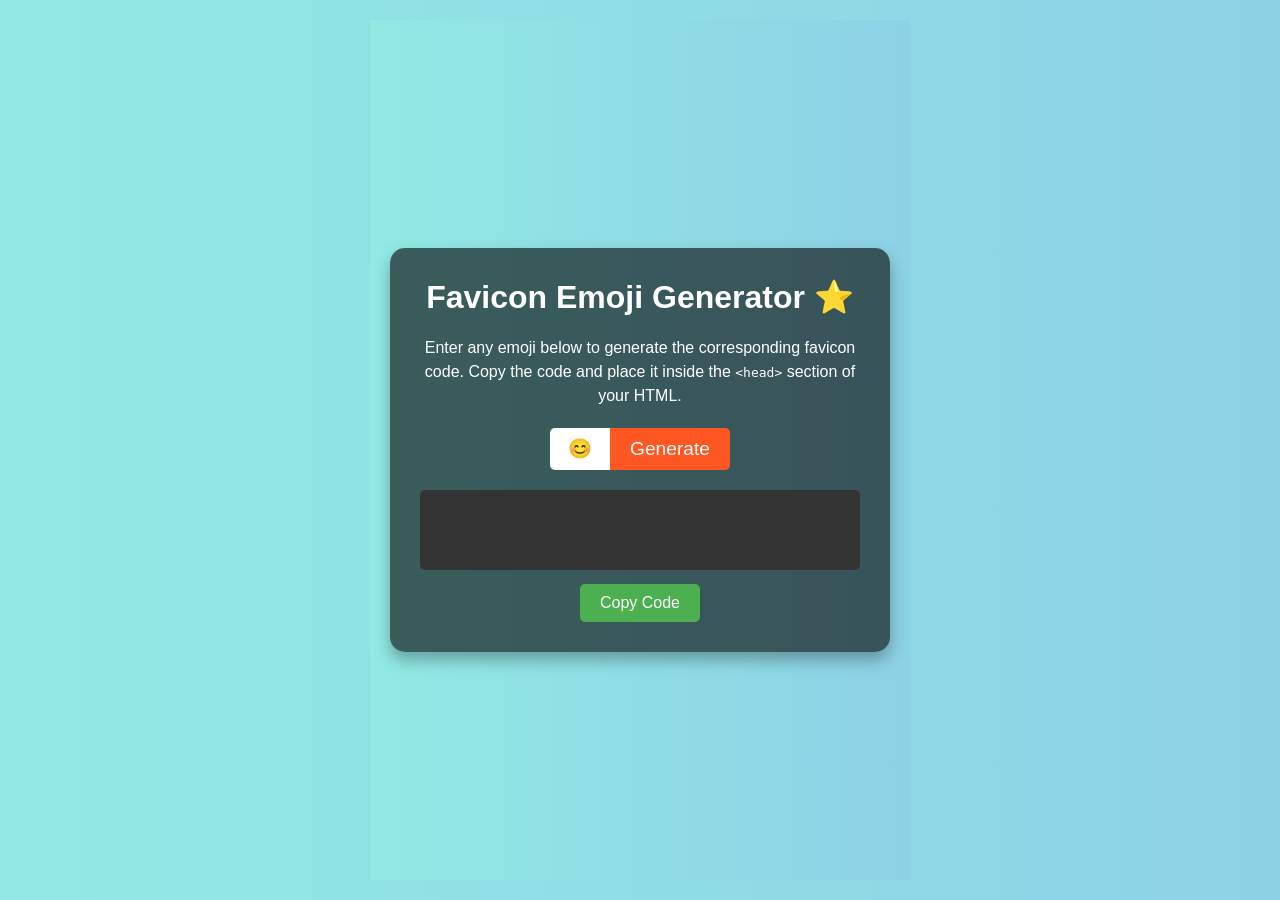
<file: favicon/index.html>
<!DOCTYPE html>
<html lang="en">
<head>
    <meta charset="UTF-8">
    <title>Favicon Emoji Generator ⭐</title>
    <style>
        /* Reset some default styles */
        * {
            box-sizing: border-box;
            margin: 0;
            padding: 0;
        }

        body, html {
            height: 100%;
            font-family: 'Segoe UI', Tahoma, Geneva, Verdana, sans-serif;
            color: #ffffff;
            display: flex;
            justify-content: center;
            align-items: center;
            background: linear-gradient(270deg, #ff7e5f, #feb47b, #86a8e7, #91eae4);
            background-size: 800% 800%;
            animation: gradientBG 20s ease infinite;
            padding: 20px;
        }

        @keyframes gradientBG {
            0% { background-position: 0% 50%; }
            50% { background-position: 100% 50%; }
            100% { background-position: 0% 50%; }
        }

        .container {
            background: rgba(0, 0, 0, 0.6);
            padding: 30px;
            border-radius: 15px;
            max-width: 500px;
            width: 100%;
            text-align: center;
            box-shadow: 0 8px 16px rgba(0,0,0,0.3);
            position: relative;
        }

        h1 {
            margin-bottom: 20px;
            font-size: 2em;
        }

        p {
            margin-bottom: 20px;
            line-height: 1.5;
        }

        .input-group {
            display: flex;
            justify-content: center;
            margin-bottom: 20px;
        }

        input[type="text"] {
            padding: 10px;
            font-size: 1.2em;
            border: none;
            border-radius: 5px 0 0 5px;
            outline: none;
            width: 60px;
            text-align: center;
        }

        button {
            padding: 10px 20px;
            font-size: 1.2em;
            border: none;
            border-radius: 0 5px 5px 0;
            cursor: pointer;
            background-color: #ff5722;
            color: #fff;
            transition: background-color 0.3s ease;
        }

        button:hover {
            background-color: #e64a19;
        }

        textarea {
            width: 100%;
            height: 80px;
            padding: 10px;
            font-size: 1em;
            border: none;
            border-radius: 5px;
            resize: none;
            background: #333;
            color: #0f0;
            font-family: 'Courier New', Courier, monospace;
        }

        .copy-btn {
            margin-top: 10px;
            padding: 10px 20px;
            font-size: 1em;
            border: none;
            border-radius: 5px;
            cursor: pointer;
            background-color: #4caf50;
            color: #fff;
            transition: background-color 0.3s ease;
        }

        .copy-btn:hover {
            background-color: #43a047;
        }

        /* Toast Notification Styles */
        .toast {
            visibility: hidden;
            min-width: 250px;
            background-color: #333;
            color: #fff;
            text-align: center;
            border-radius: 5px;
            padding: 16px;
            position: absolute;
            z-index: 1;
            bottom: 30px;
            left: 50%;
            transform: translateX(-50%);
            opacity: 0;
            transition: opacity 0.5s, bottom 0.5s;
        }

        .toast.show {
            visibility: visible;
            bottom: 50px;
            opacity: 1;
        }

        @media (max-width: 600px) {
            .container {
                padding: 20px;
            }

            h1 {
                font-size: 1.5em;
            }

            input[type="text"], button {
                font-size: 1em;
                padding: 8px;
            }

            textarea {
                height: 100px;
            }
        }
    </style>
</head>
<body>
    <div class="container">
        <h1>Favicon Emoji Generator ⭐</h1>
        <p>Enter any emoji below to generate the corresponding favicon code. Copy the code and place it inside the <code>&lt;head&gt;</code> section of your HTML.</p>
        <div class="input-group">
            <input type="text" id="emojiInput" maxlength="2" placeholder="😊">
            <button onclick="generateFavicon()">Generate</button>
        </div>
        <textarea id="faviconCode" readonly></textarea>
        <button class="copy-btn" onclick="copyCode()">Copy Code</button>

        <!-- Toast Notification -->
        <div id="toast" class="toast">Favicon code copied to clipboard!</div>
    </div>

    <script>
        const emojiInput = document.getElementById('emojiInput');
        const faviconCode = document.getElementById('faviconCode');
        const toast = document.getElementById('toast');

        function generateFavicon() {
            let emoji = emojiInput.value.trim();
            if (emoji.length === 0) {
                emoji = ''; // No default emoji
            }
            // Encode the emoji for URL
            const encodedEmoji = encodeURIComponent(emoji);
            const svg = `<svg xmlns=%22http://www.w3.org/2000/svg%22 viewBox=%220 0 100 100%22><text y=%22.9em%22 font-size=%2290%22>${encodedEmoji}</text></svg>`;
            const dataUrl = `data:image/svg+xml,${svg}`;
            const linkTag = `<link rel="icon" href="${dataUrl}">`;
            faviconCode.value = linkTag;
        }

        function copyCode() {
            if (faviconCode.value.trim() === '') {
                showToast('Please generate the favicon code first!');
                return;
            }
            faviconCode.select();
            faviconCode.setSelectionRange(0, 99999); // For mobile devices
            document.execCommand('copy');
            showToast('Favicon code copied to clipboard!');
        }

        function showToast(message) {
            toast.textContent = message;
            toast.className = 'toast show';
            setTimeout(() => {
                toast.className = toast.className.replace('show', '');
            }, 3000);
        }

        // Initialize with empty input
        window.onload = () => {
            faviconCode.value = '';
        };
    </script>
</body>
</html>
</file>
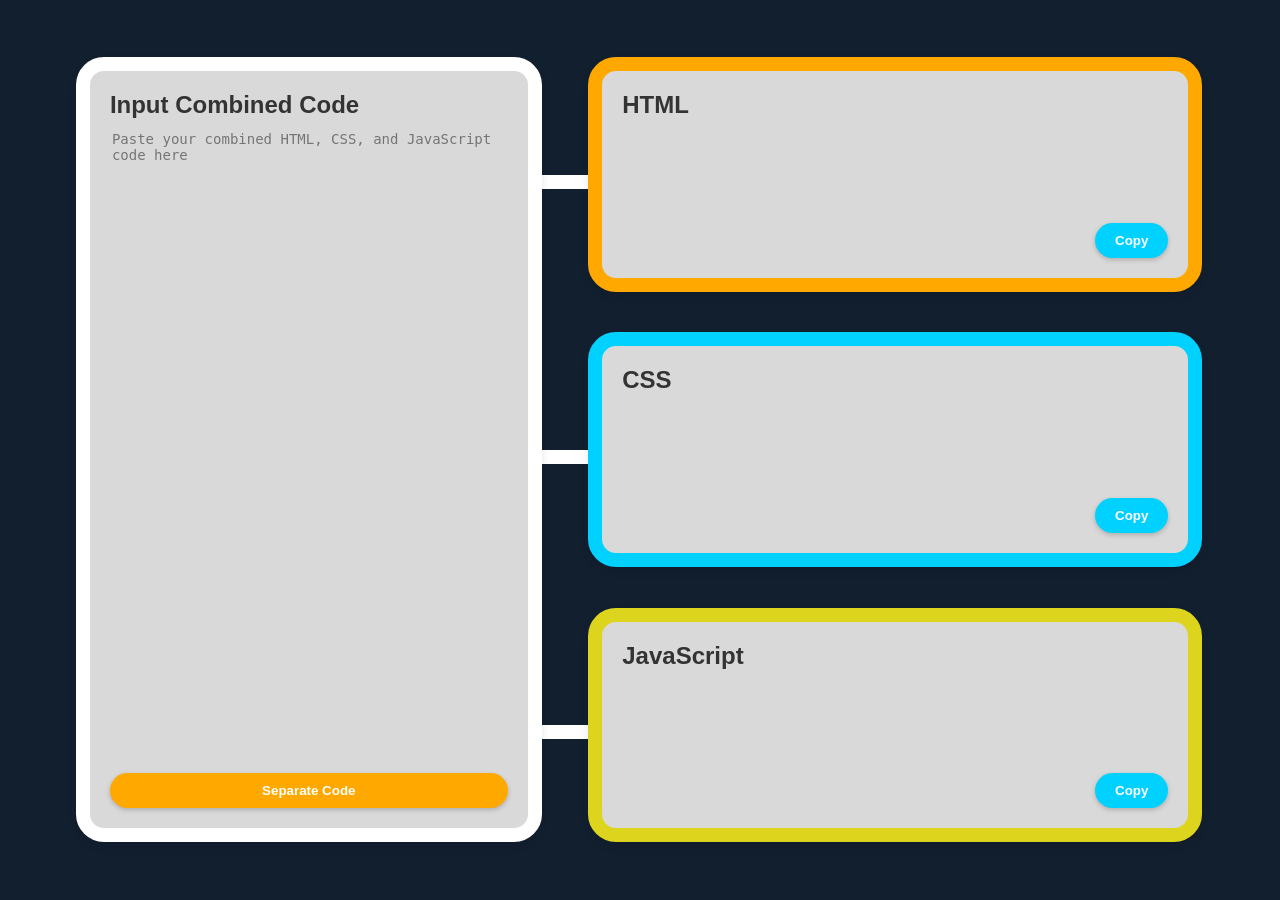
<file: separator/index.html>
<!DOCTYPE html>
<html lang="en">
<head>
    <meta charset="UTF-8">
    <meta name="viewport" content="width=device-width, initial-scale=1.0">
    <title>Code Separator</title>
    <style>
        body, html {
            margin: 0;
            padding: 0;
            height: 100%;
            font-family: Arial, sans-serif;
            background-color: #121f2f;
        }
        .container {
            display: flex;
            justify-content: center;
            align-items: center;
            min-height: 100vh;
            padding: 20px;
            box-sizing: border-box;
        }
        .desktop1 {
            width: 100%;
            max-width: 1200px;
            aspect-ratio: 1440 / 1024;
            position: relative;
        }
        .line {
            width: 93.19px;
            height: 0px;
            position: absolute;
            border: 7px solid white;
            transition: all 0.3s ease;
        }
        .line1 { left: 40.625%; top: 17.77%; }
        .line2 { left: 40.625%; top: 50%; }
        .line3 { left: 40.625%; top: 82.23%; }
        .line:hover {
            border-color: #FFA800;
            box-shadow: 0 0 10px rgba(255, 168, 0, 0.5);
        }
        .rectangle {
            position: absolute;
            background: #D9D9D9;
            box-shadow: 0px 4px 8px rgba(0, 0, 0, 0.1);
            border-radius: 28px;
            display: flex;
            flex-direction: column;
            padding: 20px;
            box-sizing: border-box;
            transition: all 0.3s ease;
        }
        .rectangle:hover {
            transform: translateY(-5px);
            box-shadow: 0px 8px 16px rgba(0, 0, 0, 0.2);
        }
        .rectangle1 {
            width: 38.82%;
            height: 91.89%;
            left: 2.99%;
            top: 4%;
            border: 14px solid white;
        }
        .rectangle5, .rectangle6, .rectangle7 {
            width: 51.18%;
            height: 27.44%;
            left: 45.69%;
        }
        .rectangle5 {
            top: 4%;
            border: 14px solid #FFA800;
        }
        .rectangle6 {
            top: 36.23%;
            border: 14px solid #00D1FF;
        }
        .rectangle7 {
            top: 68.46%;
            border: 14px solid #DDD51D;
        }
        textarea {
            width: 100%;
            height: calc(100% - 70px);
            resize: none;
            border: none;
            background: transparent;
            font-family: monospace;
            font-size: 14px;
            transition: all 0.3s ease;
        }
        textarea:focus {
            outline: none;
            box-shadow: inset 0 0 5px rgba(0, 0, 0, 0.2);
        }
        button {
            padding: 10px 20px;
            margin-top: 10px;
            color: white;
            border: none;
            border-radius: 20px;
            cursor: pointer;
            font-weight: bold;
            transition: all 0.3s ease;
            box-shadow: 0 2px 5px rgba(0, 0, 0, 0.2);
        }
        .separate-btn {
            width: 100%;
            background-color: #FFA800;
        }
        .copy-btn {
            background-color: #00D1FF;
            position: absolute;
            right: 20px;
            bottom: 20px;
        }
        .separate-btn:hover, .copy-btn:hover {
            transform: translateY(-2px);
            box-shadow: 0 4px 8px rgba(0, 0, 0, 0.3);
        }
        .separate-btn:active, .copy-btn:active {
            transform: translateY(0);
            box-shadow: 0 1px 3px rgba(0, 0, 0, 0.2);
        }
        h2 {
            margin: 0 0 10px 0;
            color: #333;
            transition: all 0.3s ease;
        }
        .rectangle:hover h2 {
            transform: translateY(-2px);
            text-shadow: 1px 1px 2px rgba(0, 0, 0, 0.1);
        }
    </style>
    <link rel="icon" href="data:image/svg+xml,<svg xmlns='http://www.w3.org/2000/svg'><text y='25' font-size='27'>💔</text></svg>">
</head>
<body>
    <div class="container">
        <div class="desktop1">
            <div class="line line1"></div>
            <div class="line line2"></div>
            <div class="line line3"></div>
            <div class="rectangle rectangle1">
                <h2>Input Combined Code</h2>
                <textarea id="input" placeholder="Paste your combined HTML, CSS, and JavaScript code here"></textarea>
                <button class="separate-btn" onclick="separateCode()">Separate Code</button>
            </div>
            <div class="rectangle rectangle5">
                <h2>HTML</h2>
                <textarea id="htmlOutput" readonly></textarea>
                <button class="copy-btn" onclick="copyToClipboard('htmlOutput')">Copy</button>
            </div>
            <div class="rectangle rectangle6">
                <h2>CSS</h2>
                <textarea id="cssOutput" readonly></textarea>
                <button class="copy-btn" onclick="copyToClipboard('cssOutput')">Copy</button>
            </div>
            <div class="rectangle rectangle7">
                <h2>JavaScript</h2>
                <textarea id="jsOutput" readonly></textarea>
                <button class="copy-btn" onclick="copyToClipboard('jsOutput')">Copy</button>
            </div>
        </div>
    </div>

    <script>
        function separateCode() {
            const input = document.getElementById('input').value;
            const htmlOutput = document.getElementById('htmlOutput');
            const cssOutput = document.getElementById('cssOutput');
            const jsOutput = document.getElementById('jsOutput');

            // Reset outputs
            htmlOutput.value = '';
            cssOutput.value = '';
            jsOutput.value = '';

            // Extract HTML (everything outside of <style> and <script> tags)
            let htmlContent = input.replace(/<style[^>]*>[\s\S]*?<\/style>/gi, '')
                                   .replace(/<script[^>]*>[\s\S]*?<\/script>/gi, '')
                                   .trim();
            htmlOutput.value = htmlContent;

            // Extract CSS
            const cssRegex = /<style[^>]*>([\s\S]*?)<\/style>/gi;
            let cssMatch;
            let cssContent = '';
            while ((cssMatch = cssRegex.exec(input)) !== null) {
                cssContent += cssMatch[1] + '\n\n';
            }
            cssOutput.value = cssContent.trim();

            // Extract JavaScript
            const jsRegex = /<script[^>]*>([\s\S]*?)<\/script>/gi;
            let jsMatch;
            let jsContent = '';
            while ((jsMatch = jsRegex.exec(input)) !== null) {
                jsContent += jsMatch[1] + '\n\n';
            }
            jsOutput.value = jsContent.trim();
        }

        function copyToClipboard(elementId) {
            const element = document.getElementById(elementId);
            element.select();
            document.execCommand('copy');
        }
    </script>
</body>
</html>
</file>
<file: assets/cassette.css>
/* ============================================================================
   CASSETTE — the design language for code.isaiart.com
   ---------------------------------------------------------------------------
   One rule carries everything: TWO PLANES.
     .chassis  — warm beige injection-molded plastic. Beveled, screwed,
                 labeled, casts shadow. Holds controls.
     .screen   — recessed near-black CRT well. Phosphor text only.
                 Never sits flush; always inset.
   Never blend them. Chassis never glows. Screens never cast shadows outward.
   ========================================================================= */

/* ── 1. TOKENS ───────────────────────────────────────────────────────────── */

:root {
    /* Chassis — warm beige plastic */
    --chassis:      #c8c2b0;
    --chassis-hi:   #ded9ca;
    --chassis-lo:   #a9a396;
    --chassis-edge: #877f70;
    --chassis-deep: #6e685c;

    /* Panel — charcoal bezel around screens */
    --panel:        #2a2a2c;
    --panel-hi:     #3d3d40;
    --panel-lo:     #171718;

    /* Screen — recessed CRT well */
    --screen:       #0e100c;
    --screen-deep:  #070806;
    --screen-edge:  #1d2119;

    /* Lamp modules — seven-segment banks and meters. These are lamps bolted
       into the chassis, not part of the display, so they keep their own dark
       well and stay dark in every display mode. */
    --readout-well: #070806;

    /* Phosphor — the switchable one */
    --phos:         #ffb000;
    --phos-dim:     #b07b06;      /* 5.2:1 on --screen — dim, still readable */
    --phos-faint:   #4a3204;      /* structural only: rules, unlit segments */
    --phos-glow:    rgba(255, 176, 0, 0.28);
    /* The emphasis pole — what a phosphor step mixes TOWARDS to stand out.
       On a lit tube that is white. On paper stock it is black, because there
       "more emphasis" means more ink, not more light. Anything deriving a
       brighter step must mix toward this token, never toward a literal white,
       or it inverts the moment the display goes to cream. */
    --phos-hi:      #ffffff;

    /* Fixed phosphors (readouts that never switch) */
    --amber:        #ffb000;
    --amber-dim:    #9c6c05;
    --green:        #7cff9b;
    --green-dim:    #2f6b3d;
    --cyan:         #4fb3c4;

    /* Signal.
       --tape is a deep oxide orange rather than a bright one so the near-white
       lettering printed on it clears 4.5:1; the bright version measured 3.2:1. */
    --tape:         #bd4a20;
    --tape-ink:     #2a1a12;
    --alert:        #c4362b;
    --alert-dim:    #4a1712;
    --caution:      #e8b33a;
    --paper:        #ece6d6;      /* output stock: printouts and preview frames */
    --focus:        var(--tape);  /* focus ring — one token, both languages */

    /* Overlays. Each moves AWAY from the current ground, so all three have to
       flip with it: --wash tints a surface (gutters, active lines), --scrim
       dims behind a modal, --cover hides the page behind a full-screen view. */
    --wash:         rgba(0, 0, 0, 0.34);
    --scrim:        rgba(8, 8, 5, 0.72);
    --cover:        rgba(8, 8, 5, 0.86);

    /* Ink — engraved text on chassis. These are the only text colours used on
       the beige plane, and the type carrying them is 10px and tracked, so they
       are tuned for contrast first. On --chassis: --ink 12.1:1, --ink-soft
       4.6:1, --ink-faint 4.0:1. A light plane cannot hold a wider ink ramp
       than that without one end going illegible — don't lighten these. */
    --ink:          #2c2822;
    --ink-soft:     #544e43;
    --ink-faint:    #5f584c;

    /* Legend — silkscreen printed on the charcoal panel rather than on beige.
       The ink ramp above is far too dark to read down there (--ink-faint
       measures 1.4:1 on --panel); this is the one light legend colour, at
       5.4:1 on the panel and 3.6:1 on its lightest bevel. */
    --legend:       #a29d91;

    /* Geometry */
    --r-chassis:    5px;
    --r-key:        4px;
    --r-screen:     3px;
    --bevel:        2px;

    /* Motion — mechanical, short */
    --snap:         90ms cubic-bezier(0.2, 0, 0.1, 1);
    --travel:       120ms cubic-bezier(0.3, 0, 0.2, 1);
    --slide:        180ms cubic-bezier(0.3, 0, 0.2, 1);

    /* Type */
    --f-display: 'Chakra Petch', 'Eurostile', 'Bahnschrift', 'DIN Alternate', sans-serif;
    --f-mono:    'IBM Plex Mono', ui-monospace, 'Cascadia Mono', Consolas, 'Courier New', monospace;

    /* Silkscreen label */
    --label-size:  0.625rem;
    --label-track: 0.16em;

    color-scheme: dark;
}

/* ── LIGHT ──────────────────────────────────────────────────────────────────
   The switch used to choose a phosphor — amber or green, two lit tubes and no
   way to turn the lights on. It now chooses dark or light.

   Here the chassis is ALREADY a light plane, so light mode is a smaller move
   than in the flat language: the tube goes off and the recessed well becomes
   warm stock with ink on it. The two-plane rule survives intact — chassis is
   still beige plastic, the well is still recessed, and the thing inside it
   flips from emitted light to reflected. Everything downstream derives from
   --phos and --screen, so the rest of the machine follows from this block.

   Measured on --screen: --phos 13.3:1, --phos-dim 6.3:1, --phos-faint 1.6:1
   (structural only, the same role it plays on the tube). */
:root[data-theme="light"] {
    --screen:       #f1ead9;
    --screen-deep:  #e5dcc6;
    --screen-edge:  #cdc3aa;

    --phos:         #26221a;
    --phos-dim:     #5c5343;
    --phos-faint:   #c6bca4;
    /* Ink soaking into stock, not a tube blooming. Barely there on purpose. */
    --phos-glow:    rgba(38, 34, 26, 0.10);
    --phos-hi:      #000000;

    --wash:         rgba(70, 58, 34, 0.07);
    --scrim:        rgba(48, 42, 28, 0.42);
    --cover:        rgba(240, 235, 223, 0.94);

    color-scheme: light;
}

/* The room the machine sits in, with the lights on. */
:root[data-theme="light"] body {
    background-color: #e7e1d1;
    background-image:
        radial-gradient(ellipse 120% 90% at 50% -10%, #f7f2e6 0%, #e5dfce 55%, #cdc6b3 100%);
}

/* On a dark ground the chassis is lifted by a heavy black shadow. On a lit
   one that same shadow reads as grime, so warm it and cut its weight — the
   bevel and the hard 2px edge are already doing most of the separating. */
:root[data-theme="light"] .chassis {
    box-shadow:
        inset 0 1px 0 rgba(255, 255, 255, 0.6),
        inset 0 -2px 3px rgba(0, 0, 0, 0.14),
        0 2px 0 var(--chassis-deep),
        0 5px 14px rgba(86, 74, 48, 0.22);
}

/* The well is still a well — but 0.95-alpha black inset around cream stock
   looks like a scorch mark, so the recess is re-cut in warm shadow. */
:root[data-theme="light"] .screen {
    box-shadow:
        inset 0 2px 5px rgba(74, 61, 36, 0.28),
        inset 0 0 0 1px var(--screen-edge),
        inset 0 0 44px rgba(120, 100, 62, 0.10);
}
/* Scanlines become paper tooth, and the vignette a soft edge shadow under
   the bezel lip. Both stay, at a fraction of their weight — the plane still
   has to read as the display, not as a sheet taped to the front. */
:root[data-theme="light"] .screen::before {
    background: repeating-linear-gradient(
        180deg,
        rgba(0, 0, 0, 0) 0px,
        rgba(0, 0, 0, 0) 2px,
        rgba(84, 68, 38, 0.028) 3px,
        rgba(84, 68, 38, 0.028) 4px
    );
}
:root[data-theme="light"] .screen::after {
    background: radial-gradient(ellipse 100% 100% at 50% 50%, transparent 62%, rgba(96, 79, 46, 0.16) 100%);
}

/* Fields are cut into the display plane, so they take the same treatment. */
:root[data-theme="light"] .field {
    border-color: var(--screen-edge);
    box-shadow: inset 0 2px 4px rgba(74, 61, 36, 0.26);
}
:root[data-theme="light"] .field:focus {
    box-shadow: inset 0 2px 4px rgba(74, 61, 36, 0.26), 0 0 0 2px var(--tape);
}

/* ── 2. RESET & GROUND ───────────────────────────────────────────────────── */

*, *::before, *::after { box-sizing: border-box; margin: 0; padding: 0; }

html { -webkit-text-size-adjust: 100%; }

body {
    font-family: var(--f-mono);
    color: var(--ink);
    /* The room the machine sits in */
    background-color: #16150f;
    background-image:
        radial-gradient(ellipse 120% 90% at 50% -10%, #2b291d 0%, #16150f 55%, #0c0b08 100%);
    min-height: 100vh;
    -webkit-font-smoothing: antialiased;
}

/* Molded-plastic grain. Applied to chassis surfaces, never to screens. */
.grain::after,
.chassis::after {
    content: '';
    position: absolute;
    inset: 0;
    border-radius: inherit;
    pointer-events: none;
    opacity: 0.28;
    mix-blend-mode: multiply;
    background-image: url("data:image/svg+xml,%3Csvg xmlns='http://www.w3.org/2000/svg' width='120' height='120'%3E%3Cfilter id='n'%3E%3CfeTurbulence type='fractalNoise' baseFrequency='0.85' numOctaves='3' stitchTiles='stitch'/%3E%3CfeColorMatrix type='saturate' values='0'/%3E%3C/filter%3E%3Crect width='120' height='120' filter='url(%23n)' opacity='0.5'/%3E%3C/svg%3E");
}

/* ── 3. PLANE ONE: CHASSIS ───────────────────────────────────────────────── */

.chassis {
    position: relative;
    background:
        linear-gradient(180deg, var(--chassis-hi) 0%, var(--chassis) 6%, var(--chassis) 88%, var(--chassis-lo) 100%);
    border-radius: var(--r-chassis);
    border: 1px solid var(--chassis-edge);
    box-shadow:
        inset 0 1px 0 rgba(255, 255, 255, 0.55),
        inset 0 -2px 3px rgba(0, 0, 0, 0.18),
        0 2px 0 var(--chassis-deep),
        0 6px 18px rgba(0, 0, 0, 0.45);
    color: var(--ink);
}

/* Engraved text — dark ink with a light lip below, like molded lettering */
.engraved {
    color: var(--ink);
    text-shadow: 0 1px 0 rgba(255, 255, 255, 0.5);
}

/* Silkscreen label — the workhorse text style on any chassis surface */
.label {
    font-family: var(--f-mono);
    font-size: var(--label-size);
    font-weight: 600;
    letter-spacing: var(--label-track);
    text-transform: uppercase;
    color: var(--ink-soft);
    text-shadow: 0 1px 0 rgba(255, 255, 255, 0.45);
}

.label-lite { color: var(--ink-faint); }

/* Running text on chassis. A silkscreen label is short and shouted; a
   sentence is neither — never set prose in .label. */
.prose {
    font-family: var(--f-mono);
    font-size: 0.72rem;
    font-weight: 400;
    line-height: 1.65;
    letter-spacing: 0.01em;
    text-transform: none;
    color: var(--ink-soft);
    text-shadow: 0 1px 0 rgba(255, 255, 255, 0.4);
}

/* Module designation — the big stamped name */
.designation {
    font-family: var(--f-display);
    font-weight: 600;
    letter-spacing: 0.08em;
    text-transform: uppercase;
    color: var(--ink);
    text-shadow: 0 1px 0 rgba(255, 255, 255, 0.45);
}

/* Screw heads — place at panel corners */
.screw {
    position: absolute;
    width: 9px;
    height: 9px;
    border-radius: 50%;
    background:
        linear-gradient(145deg, var(--chassis-lo), var(--chassis-edge));
    box-shadow:
        inset 0 1px 1px rgba(255, 255, 255, 0.4),
        inset 0 -1px 1px rgba(0, 0, 0, 0.35),
        0 1px 1px rgba(255, 255, 255, 0.35);
    pointer-events: none;
}
.screw::after {
    content: '';
    position: absolute;
    inset: 2px 1px;
    border-top: 1px solid rgba(0, 0, 0, 0.45);
    border-bottom: 1px solid rgba(255, 255, 255, 0.25);
    transform: rotate(28deg);
    transform-origin: center;
    height: 1px;
    top: 4px;
}
.screw.tl { top: 6px; left: 6px; }
.screw.tr { top: 6px; right: 6px; }
.screw.bl { bottom: 6px; left: 6px; }
.screw.br { bottom: 6px; right: 6px; }

/* Ventilation slots */
.vents {
    display: flex;
    gap: 3px;
    pointer-events: none;
}
.vents::before,
.vents::after,
.vents i {
    content: '';
    display: block;
    width: 3px;
    height: 100%;
    min-height: 14px;
    border-radius: 2px;
    background: linear-gradient(180deg, var(--chassis-edge), var(--chassis-lo));
    box-shadow: inset 0 1px 2px rgba(0, 0, 0, 0.5), 0 1px 0 rgba(255, 255, 255, 0.4);
}

/* Label tape — dymo strip. Put a module name on it. */
.tape {
    display: inline-block;
    padding: 0.25em 0.7em;
    background: var(--tape);
    color: #fdf3e8;
    font-family: var(--f-mono);
    font-size: var(--label-size);
    font-weight: 600;
    letter-spacing: var(--label-track);
    text-transform: uppercase;
    border-radius: 2px;
    box-shadow:
        inset 0 1px 0 rgba(255, 255, 255, 0.3),
        inset 0 -1px 0 rgba(0, 0, 0, 0.25),
        0 1px 2px rgba(0, 0, 0, 0.35);
    text-shadow: 0 1px 1px rgba(0, 0, 0, 0.35);
}
.tape-alt { background: var(--caution); color: var(--tape-ink); text-shadow: none; }
.tape-cool { background: var(--cyan); color: #06222a; text-shadow: none; }

/* Hazard stripes — destructive controls only */
.hazard {
    background-image: repeating-linear-gradient(
        45deg,
        var(--caution) 0 8px,
        #2a2724 8px 16px
    );
}

/* ── 4. PLANE TWO: SCREEN ────────────────────────────────────────────────── */

.bezel {
    position: relative;
    background: linear-gradient(180deg, var(--panel-hi) 0%, var(--panel) 40%, var(--panel-lo) 100%);
    border-radius: var(--r-chassis);
    padding: 10px;
    box-shadow:
        inset 0 1px 0 rgba(255, 255, 255, 0.09),
        inset 0 -1px 0 rgba(0, 0, 0, 0.6),
        0 1px 0 rgba(255, 255, 255, 0.14);
}

.screen {
    position: relative;
    background: var(--screen);
    border-radius: var(--r-screen);
    color: var(--phos);
    font-family: var(--f-mono);
    overflow: hidden;
    box-shadow:
        inset 0 2px 6px rgba(0, 0, 0, 0.95),
        inset 0 0 0 1px var(--screen-edge),
        inset 0 0 60px rgba(0, 0, 0, 0.55);
}

/* Scanlines + vignette. Kept at low opacity on purpose — texture, not costume. */
.screen::before {
    content: '';
    position: absolute;
    inset: 0;
    z-index: 3;
    pointer-events: none;
    background: repeating-linear-gradient(
        180deg,
        rgba(0, 0, 0, 0) 0px,
        rgba(0, 0, 0, 0) 2px,
        rgba(0, 0, 0, 0.045) 3px,
        rgba(0, 0, 0, 0.045) 4px
    );
}
.screen::after {
    content: '';
    position: absolute;
    inset: 0;
    z-index: 3;
    pointer-events: none;
    background: radial-gradient(ellipse 100% 100% at 50% 50%, transparent 58%, rgba(0, 0, 0, 0.55) 100%);
}
.screen.flat::before, .screen.flat::after { display: none; }

/* Phosphor text */
.phos      { color: var(--phos); text-shadow: 0 0 8px var(--phos-glow); }
.phos-dim  { color: var(--phos-dim); }
.phos-amber{ color: var(--amber); text-shadow: 0 0 8px rgba(255, 176, 0, 0.25); }
.phos-green{ color: var(--green); text-shadow: 0 0 8px rgba(124, 255, 155, 0.22); }
.phos-red  { color: var(--alert); text-shadow: 0 0 8px rgba(196, 54, 43, 0.3); }

/* CRT power-on wipe. Once per session, ~380ms. */
@keyframes crt-on {
    0%   { transform: scaleY(0.004) scaleX(0.85); opacity: 0; filter: brightness(3); }
    45%  { transform: scaleY(0.02) scaleX(1); opacity: 1; filter: brightness(2.2); }
    100% { transform: scaleY(1) scaleX(1); opacity: 1; filter: brightness(1); }
}
.crt-on > * { animation: crt-on 380ms cubic-bezier(0.2, 0, 0.15, 1) both; }

/* ── 5. CONTROLS: KEYCAPS ────────────────────────────────────────────────── */

.key {
    position: relative;
    display: inline-flex;
    align-items: center;
    justify-content: center;
    gap: 0.5em;
    min-height: 34px;
    padding: 0.45em 0.9em;
    font-family: var(--f-mono);
    font-size: var(--label-size);
    font-weight: 600;
    letter-spacing: var(--label-track);
    text-transform: uppercase;
    text-decoration: none;          /* .key is used on <a> as often as <button> */
    color: var(--ink);
    text-shadow: 0 1px 0 rgba(255, 255, 255, 0.5);
    background: linear-gradient(180deg, var(--chassis-hi) 0%, var(--chassis) 55%, var(--chassis-lo) 100%);
    border: 1px solid var(--chassis-edge);
    border-radius: var(--r-key);
    cursor: pointer;
    user-select: none;
    -webkit-tap-highlight-color: transparent;
    box-shadow:
        inset 0 1px 0 rgba(255, 255, 255, 0.7),
        inset 0 -1px 2px rgba(0, 0, 0, 0.2),
        0 2px 0 var(--chassis-deep),
        0 3px 4px rgba(0, 0, 0, 0.35);
    transition: transform var(--travel), box-shadow var(--travel), background var(--travel);
}

.key:hover { background: linear-gradient(180deg, #e6e1d3 0%, var(--chassis-hi) 55%, var(--chassis) 100%); }

/* Real travel: the cap goes down, the shadow under it collapses. */
.key:active,
.key[aria-pressed="true"] {
    transform: translateY(2px);
    box-shadow:
        inset 0 1px 0 rgba(255, 255, 255, 0.35),
        inset 0 2px 4px rgba(0, 0, 0, 0.25),
        0 0 0 var(--chassis-deep);
}

.key:focus-visible {
    outline: 2px solid var(--tape);
    outline-offset: 2px;
}

.key[disabled] { opacity: 0.45; cursor: not-allowed; transform: none; }

/* Icon-only keycap */
.key-sq { width: 34px; min-height: 34px; padding: 0; }
.key svg { width: 15px; height: 15px; flex-shrink: 0; }

/* Latching key — stays down while its mode is active */
.key.latched {
    background: linear-gradient(180deg, var(--chassis-lo) 0%, var(--chassis) 100%);
    transform: translateY(2px);
    box-shadow:
        inset 0 2px 5px rgba(0, 0, 0, 0.3),
        0 0 0 var(--chassis-deep);
}

/* Destructive key — hazard stripe underlay */
.key-danger {
    color: #fdf3e8;
    text-shadow: 0 1px 1px rgba(0, 0, 0, 0.5);
    background: linear-gradient(180deg, #d1483c 0%, var(--alert) 55%, #9d2a21 100%);
    border-color: #7d2019;
    box-shadow:
        inset 0 1px 0 rgba(255, 255, 255, 0.28),
        0 2px 0 #6a1811,
        0 3px 4px rgba(0, 0, 0, 0.35);
}
.key-danger:hover { background: linear-gradient(180deg, #e0574a 0%, #cd3b2f 55%, #a92f25 100%); }
.key-danger:active { transform: translateY(2px); box-shadow: inset 0 2px 5px rgba(0, 0, 0, 0.35), 0 0 0 #6a1811; }

/* ── 6. CONTROLS: ROCKER SWITCH    ────────────────────────────────────────── */

.rocker {
    position: relative;
    display: inline-block;
    width: 52px;
    height: 26px;
    flex-shrink: 0;
    background: linear-gradient(180deg, var(--panel-lo), var(--panel));
    border: 1px solid #111;
    border-radius: 3px;
    cursor: pointer;
    box-shadow: inset 0 2px 4px rgba(0, 0, 0, 0.7), 0 1px 0 rgba(255, 255, 255, 0.25);
}
.rocker input { position: absolute; opacity: 0; width: 0; height: 0; }

.rocker .rock {
    position: absolute;
    top: 2px;
    left: 2px;
    width: 24px;
    height: 20px;
    border-radius: 2px;
    background: linear-gradient(180deg, var(--chassis-hi), var(--chassis-lo) 70%, var(--chassis-edge));
    box-shadow:
        inset 0 1px 0 rgba(255, 255, 255, 0.8),
        0 1px 3px rgba(0, 0, 0, 0.6);
    transition: transform var(--travel), background var(--travel);
}
/* Tilt: the raised half catches light, the pressed half sinks */
.rocker input:not(:checked) + .rock {
    background: linear-gradient(180deg, var(--chassis-lo), var(--chassis-edge));
    box-shadow: inset 0 2px 3px rgba(0, 0, 0, 0.4), 0 1px 1px rgba(0, 0, 0, 0.4);
}
.rocker input:checked + .rock { transform: translateX(24px); }
.rocker input:focus-visible + .rock { outline: 2px solid var(--tape); outline-offset: 2px; }

/* ── 7. INDICATORS: LED LAMPS ────────────────────────────────────────────── */

.led {
    position: relative;
    display: inline-block;
    width: 9px;
    height: 9px;
    border-radius: 50%;
    flex-shrink: 0;
    /* off state: a dark bulb in a metal collar */
    background: radial-gradient(circle at 35% 30%, #6d2b22, #3a1310 60%, #240b09 100%);
    box-shadow:
        inset 0 1px 1px rgba(255, 255, 255, 0.25),
        inset 0 -1px 2px rgba(0, 0, 0, 0.8),
        0 0 0 1px rgba(0, 0, 0, 0.45);
    transition: background var(--snap), box-shadow var(--snap);
}
.led.on {
    background: radial-gradient(circle at 35% 30%, #ffe9b0, var(--amber) 45%, #a86e00 100%);
    box-shadow:
        inset 0 -1px 2px rgba(0, 0, 0, 0.35),
        0 0 0 1px rgba(0, 0, 0, 0.4),
        0 0 7px 1px rgba(255, 176, 0, 0.75),
        0 0 16px rgba(255, 176, 0, 0.35);
}
.led.on.green {
    background: radial-gradient(circle at 35% 30%, #dfffe8, var(--green) 45%, #2f8046 100%);
    box-shadow:
        inset 0 -1px 2px rgba(0, 0, 0, 0.35),
        0 0 0 1px rgba(0, 0, 0, 0.4),
        0 0 7px 1px rgba(124, 255, 155, 0.6),
        0 0 16px rgba(124, 255, 155, 0.28);
}
.led.on.red {
    background: radial-gradient(circle at 35% 30%, #ffc9c2, var(--alert) 45%, #7d201a 100%);
    box-shadow:
        inset 0 -1px 2px rgba(0, 0, 0, 0.35),
        0 0 0 1px rgba(0, 0, 0, 0.4),
        0 0 7px 1px rgba(196, 54, 43, 0.6);
}
@keyframes lamp-blink { 0%, 45% { opacity: 1; } 55%, 100% { opacity: 0.25; } }
.led.blink { animation: lamp-blink 1.6s steps(1, end) infinite; }

/* ── 8. INDICATORS: SEVEN-SEGMENT READOUT ────────────────────────────────── */

.seg {
    display: inline-flex;
    gap: 4px;
    padding: 4px 6px;
    background: var(--readout-well);
    border-radius: 2px;
    box-shadow: inset 0 1px 3px rgba(0, 0, 0, 0.9), inset 0 0 0 1px #1a1c17;
}
/* Sized in em so the readouts scale with browser text-size preference —
   in px they were the one element on the machine that ignored zoom. */
.seg-digit {
    position: relative;
    font-size: var(--label-size);
    width: 1.1em;
    height: 1.9em;
    flex-shrink: 0;
}
/* Seven bars: a b c d e f g */
.seg-digit i {
    position: absolute;
    background: var(--amber);
    opacity: 0.07;                 /* unlit segments stay faintly visible, like real LEDs */
    transition: opacity var(--snap);
}
.seg-digit i.on { opacity: 1; box-shadow: 0 0 4px rgba(255, 176, 0, 0.7); }
.seg-digit i.a { top: 0;      left: 2px;  right: 2px; height: 2px; }
.seg-digit i.b { top: 2px;    right: 0;   width: 2px; height: 6px; }
.seg-digit i.c { bottom: 2px; right: 0;   width: 2px; height: 6px; }
.seg-digit i.d { bottom: 0;   left: 2px;  right: 2px; height: 2px; }
.seg-digit i.e { bottom: 2px; left: 0;    width: 2px; height: 6px; }
.seg-digit i.f { top: 2px;    left: 0;    width: 2px; height: 6px; }
.seg-digit i.g { top: 50%;    left: 2px;  right: 2px; height: 2px; margin-top: -1px; }

/* ── 9. METER / TAPE REELS ───────────────────────────────────────────────── */

.meter {
    height: 6px;
    background: var(--readout-well);
    border-radius: 2px;
    overflow: hidden;
    box-shadow: inset 0 1px 2px rgba(0, 0, 0, 0.9);
}
.meter i {
    display: block;
    height: 100%;
    width: 0;
    background: linear-gradient(90deg, var(--green), var(--caution) 70%, var(--alert));
    transition: width var(--slide);
}

@keyframes reel-spin { to { transform: rotate(360deg); } }
.reel {
    width: 26px;
    height: 26px;
    border-radius: 50%;
    border: 2px solid var(--panel-lo);
    background:
        radial-gradient(circle at 50% 50%, transparent 0 5px, var(--chassis-lo) 5px 7px, transparent 7px),
        conic-gradient(from 0deg, #2a2a2c 0deg 18deg, #3a3a3d 18deg 36deg,
                       #2a2a2c 36deg 54deg, #3a3a3d 54deg 72deg,
                       #2a2a2c 72deg 90deg, #3a3a3d 90deg 108deg,
                       #2a2a2c 108deg 126deg, #3a3a3d 126deg 144deg,
                       #2a2a2c 144deg 162deg, #3a3a3d 162deg 180deg,
                       #2a2a2c 180deg 198deg, #3a3a3d 198deg 216deg,
                       #2a2a2c 216deg 234deg, #3a3a3d 234deg 252deg,
                       #2a2a2c 252deg 270deg, #3a3a3d 270deg 288deg,
                       #2a2a2c 288deg 306deg, #3a3a3d 306deg 324deg,
                       #2a2a2c 324deg 342deg, #3a3a3d 342deg 360deg);
    box-shadow: inset 0 0 4px rgba(0, 0, 0, 0.8), 0 1px 2px rgba(0, 0, 0, 0.5);
}
.reel.spin { animation: reel-spin 2.4s linear infinite; }

/* ── 10. FIELDS ──────────────────────────────────────────────────────────── */

.field {
    width: 100%;
    padding: 0.55em 0.7em;
    font-family: var(--f-mono);
    font-size: 0.8rem;
    color: var(--phos);
    background: var(--screen-deep);
    border: 1px solid #000;
    border-radius: 2px;
    outline: none;
    box-shadow: inset 0 2px 4px rgba(0, 0, 0, 0.85);
    caret-color: var(--phos);
}
.field::placeholder { color: var(--phos-faint); }
.field:focus { box-shadow: inset 0 2px 4px rgba(0, 0, 0, 0.85), 0 0 0 2px var(--tape); }

select.field {
    color: var(--phos);
    -webkit-appearance: none;
    appearance: none;
    background-image: linear-gradient(45deg, transparent 50%, var(--phos-dim) 50%),
                      linear-gradient(135deg, var(--phos-dim) 50%, transparent 50%);
    background-position: calc(100% - 14px) 52%, calc(100% - 9px) 52%;
    background-size: 5px 5px, 5px 5px;
    background-repeat: no-repeat;
    padding-right: 26px;
}
select.field option { background: var(--panel); color: #ded9ca; }

/* ── 11. RIBBON / PRINTOUT ───────────────────────────────────────────────── */

/* Tractor-feed paper edge — for anything that reads as output */
.printout {
    position: relative;
    background: var(--paper);
    color: #23201b;
    font-family: var(--f-mono);
    padding: 12px 26px;
}
.printout::before,
.printout::after {
    content: '';
    position: absolute;
    top: 0; bottom: 0;
    width: 16px;
    background-image: radial-gradient(circle at 50% 8px, #23201b 0 3px, transparent 3px);
    background-size: 16px 22px;
    background-repeat: repeat-y;
    opacity: 0.32;
}
.printout::before { left: 0; }
.printout::after  { right: 0; }

/* ── 12. TOAST ───────────────────────────────────────────────────────────── */

.readout-toast {
    position: fixed;
    left: 50%;
    bottom: 22px;
    transform: translateX(-50%) translateY(10px);
    z-index: 900;
    display: flex;
    align-items: center;
    gap: 9px;
    padding: 8px 16px;
    background: var(--panel);
    border: 1px solid #111;
    border-radius: 3px;
    font-family: var(--f-mono);
    font-size: 0.7rem;
    font-weight: 500;
    letter-spacing: 0.1em;
    text-transform: uppercase;
    color: var(--amber);
    box-shadow: 0 6px 22px rgba(0, 0, 0, 0.6), inset 0 1px 0 rgba(255, 255, 255, 0.08);
    opacity: 0;
    pointer-events: none;
    transition: opacity var(--slide), transform var(--slide);
    white-space: nowrap;
    max-width: calc(100vw - 32px);
    overflow: hidden;
    text-overflow: ellipsis;
}
.readout-toast.up { opacity: 1; transform: translateX(-50%) translateY(0); }
.readout-toast.bad { color: var(--alert); }

/* ── 13. MODAL — a service panel that swings open ─────────────────────────── */

.panel-modal {
    position: fixed;
    inset: 0;
    z-index: 1000;
    display: none;
    align-items: center;
    justify-content: center;
    padding: 20px;
    background: var(--scrim);
}
.panel-modal.open { display: flex; }
.panel-modal .sheet {
    width: 100%;
    max-width: 340px;
    padding: 18px;
    animation: sheet-in 150ms cubic-bezier(0.2, 0, 0.15, 1) both;
}
@keyframes sheet-in {
    from { transform: translateY(8px) scale(0.985); opacity: 0; }
    to   { transform: none; opacity: 1; }
}

/* ── 14. UTILITIES ───────────────────────────────────────────────────────── */

.row     { display: flex; align-items: center; gap: 10px; }
.row-tight { display: flex; align-items: center; gap: 6px; }
.spacer  { flex: 1 1 auto; }
.stack   { display: flex; flex-direction: column; gap: 10px; }
.sr-only {
    position: absolute; width: 1px; height: 1px;
    padding: 0; margin: -1px; overflow: hidden;
    clip: rect(0, 0, 0, 0); white-space: nowrap; border: 0;
}
.rule {
    height: 1px;
    background: linear-gradient(90deg, transparent, var(--chassis-edge) 15%, var(--chassis-edge) 85%, transparent);
    box-shadow: 0 1px 0 rgba(255, 255, 255, 0.4);
}

/* ── 15. REDUCED MOTION ──────────────────────────────────────────────────── */

@media (prefers-reduced-motion: reduce) {
    *, *::before, *::after {
        animation-duration: 0.001ms !important;
        animation-iteration-count: 1 !important;
        transition-duration: 0.001ms !important;
    }
    .screen::before { display: none; }   /* scanlines off too */
    .reel.spin, .led.blink { animation: none !important; }
}

/* ── 16. TOUCH ───────────────────────────────────────────────────────────
   34px is the mouse-pointer cap size. A finger needs 44px, and the pages
   cannot each remember that — one rule covers every keycap on the machine. */

@media (pointer: coarse) {
    .key    { min-height: 44px; }
    .key-sq { width: 44px; min-height: 44px; }
}

/* ── 17. FORCED COLORS ───────────────────────────────────────────────────
   This machine is built out of backgrounds, gradients and box-shadows —
   exactly what forced-colors mode strips. Without this the seven-segment
   readouts become empty boxes and the rocker loses its thumb entirely. */

@media (forced-colors: active) {
    .seg-digit i        { background: GrayText; forced-color-adjust: none; opacity: 1; }
    .seg-digit i.on     { background: CanvasText; }
    .rocker             { border: 1px solid ButtonText; }
    .rocker .rock       { background: ButtonText; forced-color-adjust: none; }
    .led                { border: 2px solid GrayText; }
    .led.on             { border-color: CanvasText; }
    .tape               { border: 1px solid CanvasText; }
    .key                { border: 1px solid ButtonText; }
    .meter              { border: 1px solid GrayText; }
    .meter i            { background: CanvasText; forced-color-adjust: none; }
    .screen             { border: 1px solid CanvasText; }
}

/* ── 18. PRINT ───────────────────────────────────────────────────────────
   Browsers drop background paint, so every phosphor readout would print as
   amber on white (~1.9:1). Flip the screen plane to ink-on-paper, drop the
   hardware furniture, and release the app-shell height clamps so the whole
   document prints instead of one viewport. */

@media print {
    html, body {
        height: auto !important;
        min-height: 0 !important;
        overflow: visible !important;
        background: #fff !important;
    }
    .screen, .screen *, .field, .bezel {
        background: #fff !important;
        color: #000 !important;
        text-shadow: none !important;
        box-shadow: none !important;
    }
    .chassis, .chassis::after { background: none !important; box-shadow: none !important; }
    .chassis { border: 1px solid #000 !important; }
    .engraved, .label, .designation, .prose { color: #000 !important; text-shadow: none !important; }
    .tape { background: none !important; color: #000 !important; border: 1px solid #000; }
    .screw, .vents, .led, .rocker, .seg, .reel, .meter,
    .readout-toast, .panel-modal { display: none !important; }
}
</file>
